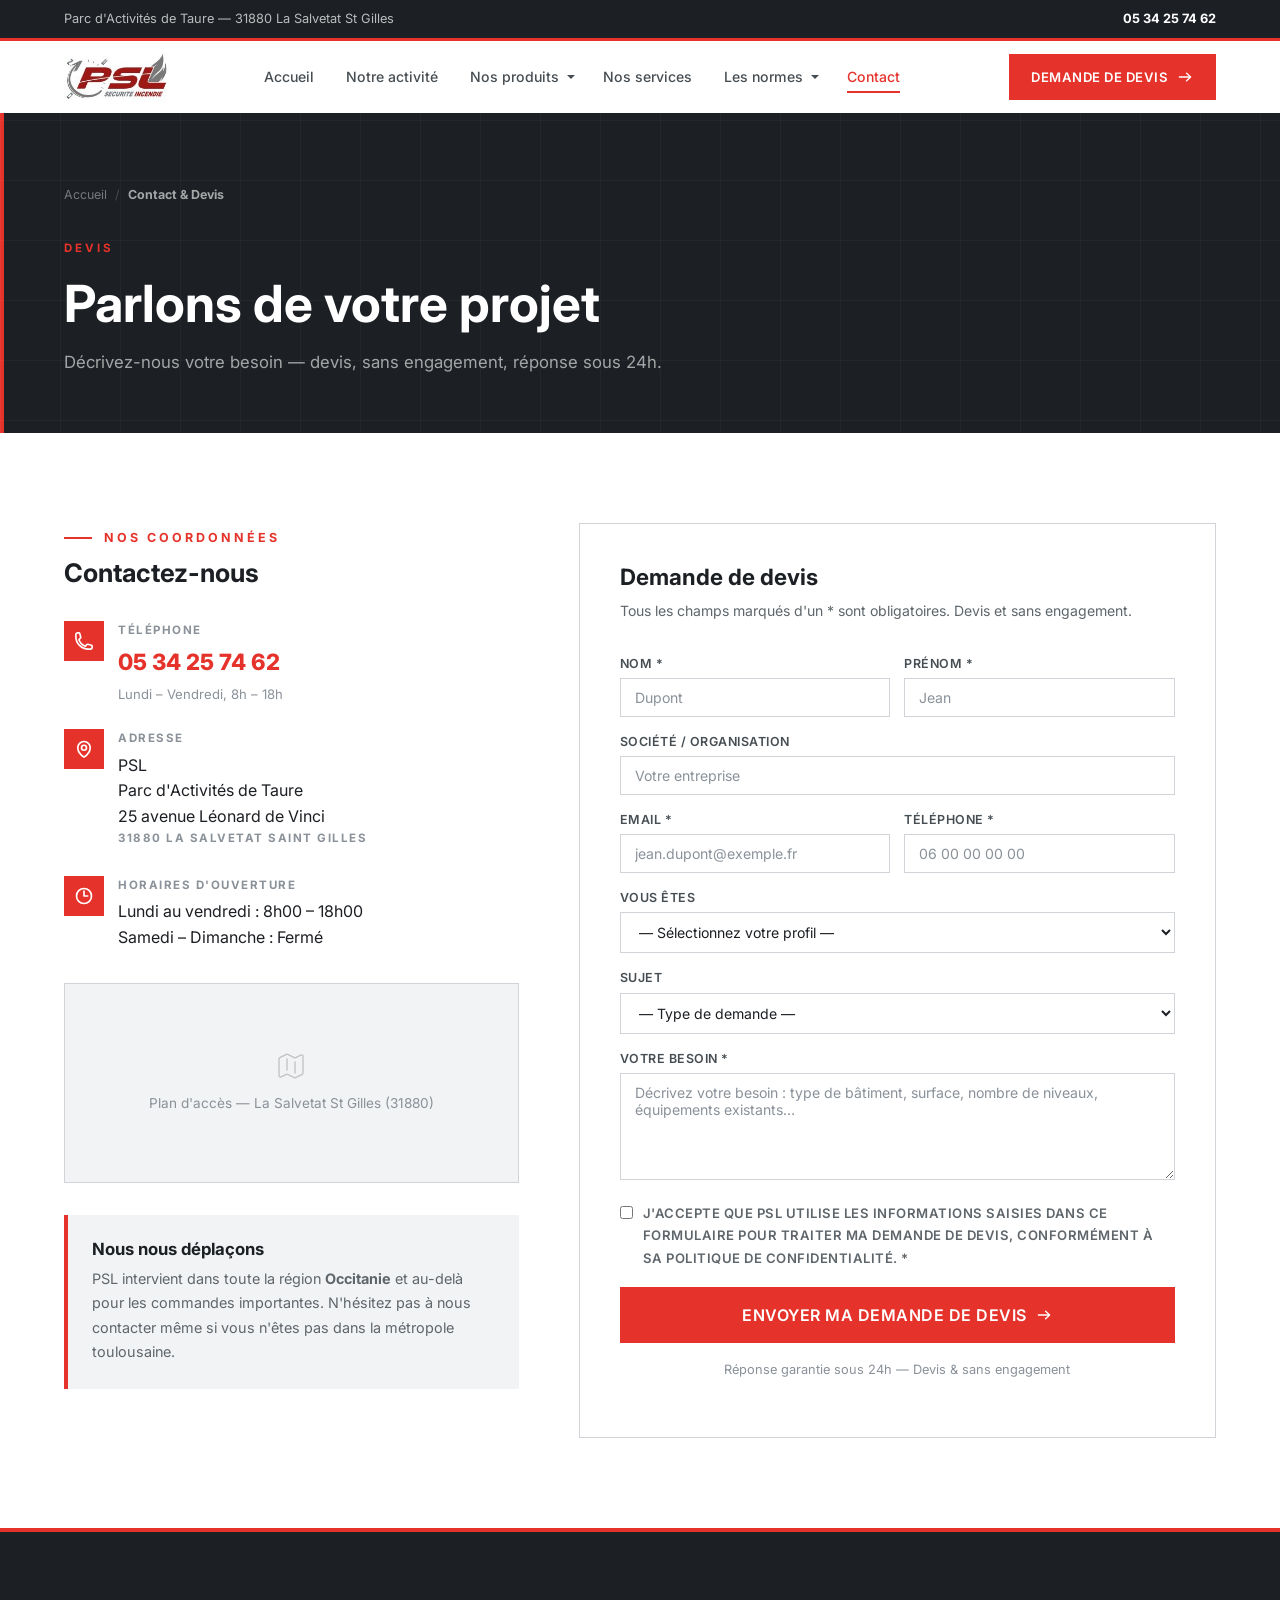
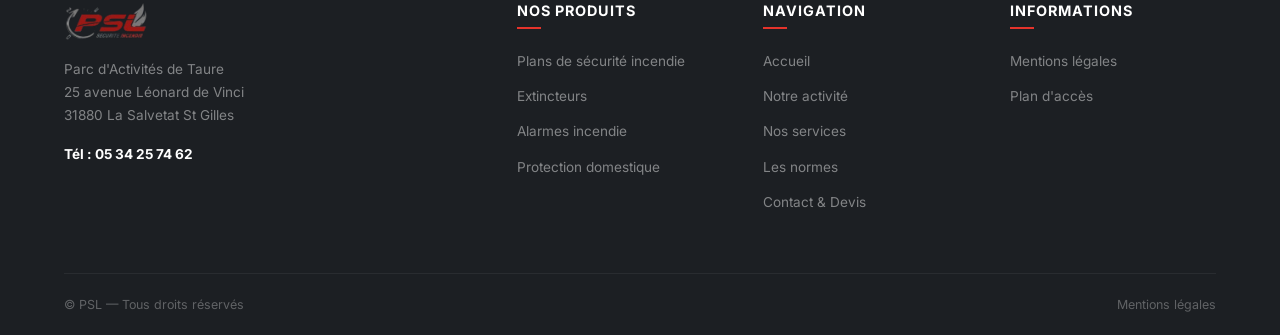
<file: contact.html>
﻿<!DOCTYPE html>
<html lang="fr">
<head>
  <meta charset="UTF-8">
  <meta name="viewport" content="width=device-width, initial-scale=1.0">
  <link rel="icon" type="image/x-icon" href="Image/favicon.ico">
  <title>Contact &amp; Devis | PSL Sécurité Incendie — La Salvetat St Gilles (31)</title>
  <meta name="description" content="Contactez PSL pour un devis en sécurité incendie : plans d'évacuation, extincteurs, maintenance, formation. Réponse sous 24h. 05 34 25 74 62.">
  <link rel="preconnect" href="https://fonts.googleapis.com">
  <link rel="preconnect" href="https://fonts.gstatic.com" crossorigin>
  <link href="https://fonts.googleapis.com/css2?family=Inter:wght@400;500;600;700;800;900&display=swap" rel="stylesheet">
  <link rel="stylesheet" href="css/style.css">
  <link rel="stylesheet" href="css/style-pages.css">
</head>
<body>

  <!-- ========== HEADER ========== -->
  <header class="header" id="header">
    <div class="header-top">
      <div class="container">
        <div class="header-top-left">
          <div class="header-top-item"><span>Parc d'Activités de Taure — 31880 La Salvetat St Gilles</span></div>
        </div>
        <div class="header-top-right">
          <a href="tel:0534257462" class="header-top-item" style="color:#fff;font-weight:700;"><span>05 34 25 74 62</span></a>
        </div>
      </div>
    </div>
    <nav class="nav-container">
      <a href="index-new.html" class="logo"><img src="logopsl - original - transparent.jpg" alt="PSL Sécurité Incendie"></a>
      <ul class="nav-menu" id="navMenu">
        <li class="nav-item"><a href="index-new.html" class="nav-link">Accueil</a></li>
        <li class="nav-item"><a href="notre-activite.html" class="nav-link">Notre activité</a></li>
        <li class="nav-item">
          <a href="nos-produits.html" class="nav-link has-dropdown">Nos produits</a>
          <div class="mega-menu">
            <a href="nos-produits.html#plans" class="mega-menu-item"><div class="mega-menu-text"><h4>Plans de sécurité incendie</h4><p>Évacuation, intervention, chambre</p></div></a>
            <a href="nos-produits.html#signaletique" class="mega-menu-item"><div class="mega-menu-text"><h4>Signalétique</h4><p>Consignes, pictos, panneaux</p></div></a>
            <a href="nos-produits.html#extincteurs" class="mega-menu-item"><div class="mega-menu-text"><h4>Extincteurs</h4><p>Eau, poudre, CO2</p></div></a>
            <a href="nos-produits.html#ria" class="mega-menu-item"><div class="mega-menu-text"><h4>RIA</h4><p>Robinets d'Incendie Armés</p></div></a>
            <a href="nos-produits.html#blocs" class="mega-menu-item"><div class="mega-menu-text"><h4>Blocs autonomes</h4><p>Standard, SATI, anti-panique</p></div></a>
            <a href="nos-produits.html#alarmes" class="mega-menu-item"><div class="mega-menu-text"><h4>Alarmes incendie</h4><p>Type 4, déclencheurs, sirènes</p></div></a>
            <a href="nos-produits.html#accessoires" class="mega-menu-item"><div class="mega-menu-text"><h4>Accessoires</h4><p>Colonnes sèches, registres, bacs</p></div></a>
            <a href="nos-produits.html#securite-personnes" class="mega-menu-item"><div class="mega-menu-text"><h4>Sécurité des personnes</h4><p>EPI, trousses, défibrillateur</p></div></a>
            <a href="nos-produits.html#protection-domestique" class="mega-menu-item"><div class="mega-menu-text"><h4>Protection domestique</h4><p>Détecteurs, extincteurs, couvertures</p></div></a>
            <a href="extincteurs-sans-fluor.html" class="mega-menu-item"><div class="mega-menu-text"><h4>Transition PFAS</h4><p>Extincteurs sans fluor et conformité 2030</p></div></a>
          </div>
        </li>
        <li class="nav-item"><a href="nos-services.html" class="nav-link">Nos services</a></li>
        <li class="nav-item">
          <a href="les-normes.html" class="nav-link has-dropdown">Les normes</a>
          <div class="dropdown-menu">
            <a href="les-normes.html#societe" class="dropdown-link">Une société</a>
            <a href="les-normes.html#collectivite" class="dropdown-link">Une collectivité</a>
            <a href="les-normes.html#syndic" class="dropdown-link">Un syndic</a>
            <a href="les-normes.html#commercant" class="dropdown-link">Un commerçant</a>
            <a href="les-normes.html#batiment" class="dropdown-link">Une entreprise du bâtiment</a>
            <a href="les-normes.html#particulier" class="dropdown-link">Un particulier</a>
          </div>
        </li>
        <li class="nav-item"><a href="contact.html" class="nav-link active">Contact</a></li>
      </ul>
      <a href="contact.html" class="btn btn-primary btn-sm nav-cta">Demande de devis
        <svg class="btn-icon" viewBox="0 0 20 20" fill="currentColor"><path fill-rule="evenodd" d="M3 10a.75.75 0 01.75-.75h10.638L11.23 6.29a.75.75 0 111.04-1.08l4.5 4.25a.75.75 0 010 1.08l-4.5 4.25a.75.75 0 11-1.04-1.08l3.158-2.96H3.75A.75.75 0 013 10z" clip-rule="evenodd"/></svg>
      </a>
      <button class="mobile-toggle" id="mobileToggle" aria-label="Menu"><span></span><span></span><span></span></button>
    </nav>
  </header>


  <!-- ========== PAGE HERO ========== -->
  <section class="page-hero">
    <div class="page-hero-bg"></div>
    <div class="container">
      <nav class="page-breadcrumb">
        <a href="index-new.html">Accueil</a>
        <span>/</span>
        <strong>Contact &amp; Devis</strong>
      </nav>
      <span class="page-hero-eyebrow">Devis</span>
      <h1>Parlons de votre projet</h1>
      <p>Décrivez-nous votre besoin — devis, sans engagement, réponse sous 24h.</p>
    </div>
  </section>


  <!-- ========== CONTACT ========== -->
  <section class="section">
    <div class="container">
      <div class="contact-grid">

        <!-- Informations de contact -->
        <div>
          <span class="section-label">Nos coordonnées</span>
          <h2 class="section-title" style="font-size:1.6rem;margin-bottom:32px;">Contactez-nous</h2>

          <div class="contact-info-block">

            <div class="contact-info-item">
              <div class="contact-info-icon">
                <svg width="20" height="20" fill="none" viewBox="0 0 24 24" stroke="currentColor" stroke-width="2"><path stroke-linecap="round" stroke-linejoin="round" d="M2.25 6.75c0 8.284 6.716 15 15 15h2.25a2.25 2.25 0 002.25-2.25v-1.372c0-.516-.351-.966-.852-1.091l-4.423-1.106c-.44-.11-.902.055-1.173.417l-.97 1.293c-.282.376-.769.542-1.21.38a12.035 12.035 0 01-7.143-7.143c-.162-.441.004-.928.38-1.21l1.293-.97c.363-.271.527-.734.417-1.173L6.963 3.102a1.125 1.125 0 00-1.091-.852H4.5A2.25 2.25 0 002.25 4.5v2.25z"/></svg>
              </div>
              <div class="contact-info-text">
                <strong>Téléphone</strong>
                <a href="tel:0534257462" style="font-size:1.4rem;font-weight:800;color:var(--red);">05 34 25 74 62</a>
                <p style="font-size:0.82rem;color:var(--gray-mid);margin-top:4px;">Lundi – Vendredi, 8h – 18h</p>
              </div>
            </div>

            <div class="contact-info-item">
              <div class="contact-info-icon">
                <svg width="20" height="20" fill="none" viewBox="0 0 24 24" stroke="currentColor" stroke-width="2"><path stroke-linecap="round" stroke-linejoin="round" d="M15 10.5a3 3 0 11-6 0 3 3 0 016 0z"/><path stroke-linecap="round" stroke-linejoin="round" d="M19.5 10.5c0 7.142-7.5 11.25-7.5 11.25S4.5 17.642 4.5 10.5a7.5 7.5 0 1115 0z"/></svg>
              </div>
              <div class="contact-info-text">
                <strong>Adresse</strong>
                <p>PSL<br>Parc d'Activités de Taure<br>25 avenue Léonard de Vinci<br><strong>31880 La Salvetat Saint Gilles</strong></p>
              </div>
            </div>

            <div class="contact-info-item">
              <div class="contact-info-icon">
                <svg width="20" height="20" fill="none" viewBox="0 0 24 24" stroke="currentColor" stroke-width="2"><path stroke-linecap="round" stroke-linejoin="round" d="M12 6v6h4.5m4.5 0a9 9 0 11-18 0 9 9 0 0118 0z"/></svg>
              </div>
              <div class="contact-info-text">
                <strong>Horaires d'ouverture</strong>
                <p>Lundi au vendredi : 8h00 – 18h00<br>Samedi – Dimanche : Fermé</p>
              </div>
            </div>

          </div>

          <!-- Map placeholder -->
          <div class="map-placeholder" style="margin-top:32px;">
            <div style="text-align:center;">
              <svg width="32" height="32" fill="none" viewBox="0 0 24 24" stroke="rgba(0,0,0,0.2)" stroke-width="1" style="display:block;margin:0 auto 10px;"><path stroke-linecap="round" stroke-linejoin="round" d="M9 6.75V15m6-6v8.25m.503 3.498l4.875-2.437c.381-.19.622-.58.622-1.006V4.82c0-.836-.88-1.38-1.628-1.006l-3.869 1.934c-.317.159-.69.159-1.006 0L9.503 3.252a1.125 1.125 0 00-1.006 0L3.622 5.689C3.24 5.88 3 6.27 3 6.695V19.18c0 .836.88 1.38 1.628 1.006l3.869-1.934c.317-.159.69-.159 1.006 0l4.994 2.497c.317.158.69.158 1.006 0z"/></svg>
              Plan d'accès — La Salvetat St Gilles (31880)
            </div>
          </div>

          <!-- Déplacement -->
          <div style="margin-top:32px;padding:24px;background:var(--gray-bg);border-left:4px solid var(--red);">
            <h4 style="margin-bottom:8px;">Nous nous déplaçons</h4>
            <p style="margin:0;font-size:0.9rem;">PSL intervient dans toute la région <strong>Occitanie</strong> et au-delà pour les commandes importantes. N'hésitez pas à nous contacter même si vous n'êtes pas dans la métropole toulousaine.</p>
          </div>
        </div>

        <!-- Formulaire de devis -->
        <div>
          <div style="background:var(--white);border:1px solid var(--gray-light);padding:40px;">
            <h2 style="font-size:1.4rem;margin-bottom:8px;">Demande de devis</h2>
            <p style="font-size:0.88rem;color:var(--gray);margin-bottom:30px;">Tous les champs marqués d'un * sont obligatoires. Devis et sans engagement.</p>

            <form action="#" method="post" id="devisForm" class="form-light">
              <div class="form-row">
                <div class="form-group">
                  <label for="nom">Nom *</label>
                  <input type="text" id="nom" name="nom" required placeholder="Dupont">
                </div>
                <div class="form-group">
                  <label for="prenom">Prénom *</label>
                  <input type="text" id="prenom" name="prenom" required placeholder="Jean">
                </div>
              </div>

              <div class="form-group">
                <label for="societe">Société / Organisation</label>
                <input type="text" id="societe" name="societe" placeholder="Votre entreprise">
              </div>

              <div class="form-row">
                <div class="form-group">
                  <label for="email">Email *</label>
                  <input type="email" id="email" name="email" required placeholder="jean.dupont@exemple.fr">
                </div>
                <div class="form-group">
                  <label for="telephone">Téléphone *</label>
                  <input type="tel" id="telephone" name="telephone" required placeholder="06 00 00 00 00">
                </div>
              </div>

              <div class="form-group">
                <label for="profil">Vous êtes</label>
                <select id="profil" name="profil">
                  <option value="">— Sélectionnez votre profil —</option>
                  <option value="societe">Une société</option>
                  <option value="collectivite">Une collectivité</option>
                  <option value="syndic">Un syndic</option>
                  <option value="commercant">Un commerçant / ERP</option>
                  <option value="batiment">Une entreprise du bâtiment</option>
                  <option value="particulier">Un particulier</option>
                </select>
              </div>

              <div class="form-group">
                <label for="sujet">Sujet</label>
                <select id="sujet" name="sujet">
                  <option value="">— Type de demande —</option>
                  <option value="plans">Plans de sécurité incendie</option>
                  <option value="extincteurs">Extincteurs</option>
                  <option value="signaletique">Signalétique</option>
                  <option value="maintenance">Maintenance annuelle</option>
                  <option value="formation">Formation incendie</option>
                  <option value="installation">Installation</option>
                  <option value="ensemble">Ensemble complet</option>
                  <option value="autre">Autre</option>
                </select>
              </div>

              <div class="form-group">
                <label for="message">Votre besoin *</label>
                <textarea id="message" name="message" rows="5" required placeholder="Décrivez votre besoin : type de bâtiment, surface, nombre de niveaux, équipements existants…"></textarea>
              </div>

              <div class="form-group" style="display:flex;align-items:flex-start;gap:10px;">
                <input type="checkbox" id="rgpd" name="rgpd" required style="margin-top:4px;flex-shrink:0;">
                <label for="rgpd" style="font-size:0.82rem;color:var(--gray);cursor:pointer;">J'accepte que PSL utilise les informations saisies dans ce formulaire pour traiter ma demande de devis, conformément à sa politique de confidentialité. *</label>
              </div>

              <button type="submit" class="btn btn-primary" style="width:100%;justify-content:center;padding:16px 28px;font-size:1rem;">
                Envoyer ma demande de devis
                <svg class="btn-icon" viewBox="0 0 20 20" fill="currentColor"><path fill-rule="evenodd" d="M3 10a.75.75 0 01.75-.75h10.638L11.23 6.29a.75.75 0 111.04-1.08l4.5 4.25a.75.75 0 010 1.08l-4.5 4.25a.75.75 0 11-1.04-1.08l3.158-2.96H3.75A.75.75 0 013 10z" clip-rule="evenodd"/></svg>
              </button>

              <p style="text-align:center;margin-top:16px;font-size:0.8rem;color:var(--gray-mid);">
                Réponse garantie sous 24h — Devis &amp; sans engagement
              </p>
            </form>
          </div>
        </div>

      </div>
    </div>
  </section>


  <!-- ========== FOOTER ========== -->
  <footer class="footer">
    <div class="container">
      <div class="footer-grid">
        <div class="footer-brand">
          <div class="footer-logo"><img src="Image/LOGOTRANSPARENT.png" alt="PSL Sécurité Incendie"></div>
          <p>Parc d'Activités de Taure<br>25 avenue Léonard de Vinci<br>31880 La Salvetat St Gilles</p>
          <p style="margin-top:14px;"><strong style="color:var(--white);">Tél : 05 34 25 74 62</strong></p>
        </div>
        <div class="footer-col">
          <h4>Nos produits</h4>
          <ul class="footer-links">
            <li><a href="nos-produits.html#plans">Plans de sécurité incendie</a></li>
            <li><a href="nos-produits.html#extincteurs">Extincteurs</a></li>
            <li><a href="nos-produits.html#alarmes">Alarmes incendie</a></li>
            <li><a href="nos-produits.html#protection-domestique">Protection domestique</a></li>
          </ul>
        </div>
        <div class="footer-col">
          <h4>Navigation</h4>
          <ul class="footer-links">
            <li><a href="index-new.html">Accueil</a></li>
            <li><a href="notre-activite.html">Notre activité</a></li>
            <li><a href="nos-services.html">Nos services</a></li>
            <li><a href="les-normes.html">Les normes</a></li>
            <li><a href="contact.html">Contact &amp; Devis</a></li>
          </ul>
        </div>
        <div class="footer-col">
          <h4>Informations</h4>
          <ul class="footer-links">
            <li><a href="#">Mentions légales</a></li>
            <li><a href="#">Plan d'accès</a></li>
          </ul>
        </div>
      </div>
      <div class="footer-bottom">
        <div>© PSL — Tous droits réservés</div>
        <div class="footer-bottom-links"><a href="#">Mentions légales</a></div>
      </div>
    </div>
  </footer>

  <a href="#" class="back-to-top" id="backToTop" aria-label="Retour en haut">&uarr;</a>
  <script src="js/main.js"></script>
  <script>
    var devisForm = document.getElementById('devisForm');
    if (devisForm) {
      devisForm.addEventListener('submit', function(e) {
        e.preventDefault();
        var btn = devisForm.querySelector('button[type="submit"]');
        btn.textContent = 'Demande envoyée !';
        btn.style.background = '#2d8a4e';
        btn.style.borderColor = '#2d8a4e';
        btn.disabled = true;
        setTimeout(function() {
          devisForm.reset();
          btn.textContent = 'Envoyer ma demande de devis';
          btn.style.background = '';
          btn.style.borderColor = '';
          btn.disabled = false;
        }, 4000);
      });
    }
  </script>
  <script src="js/notes-widget.js"></script>
</body>
</html>
</file>
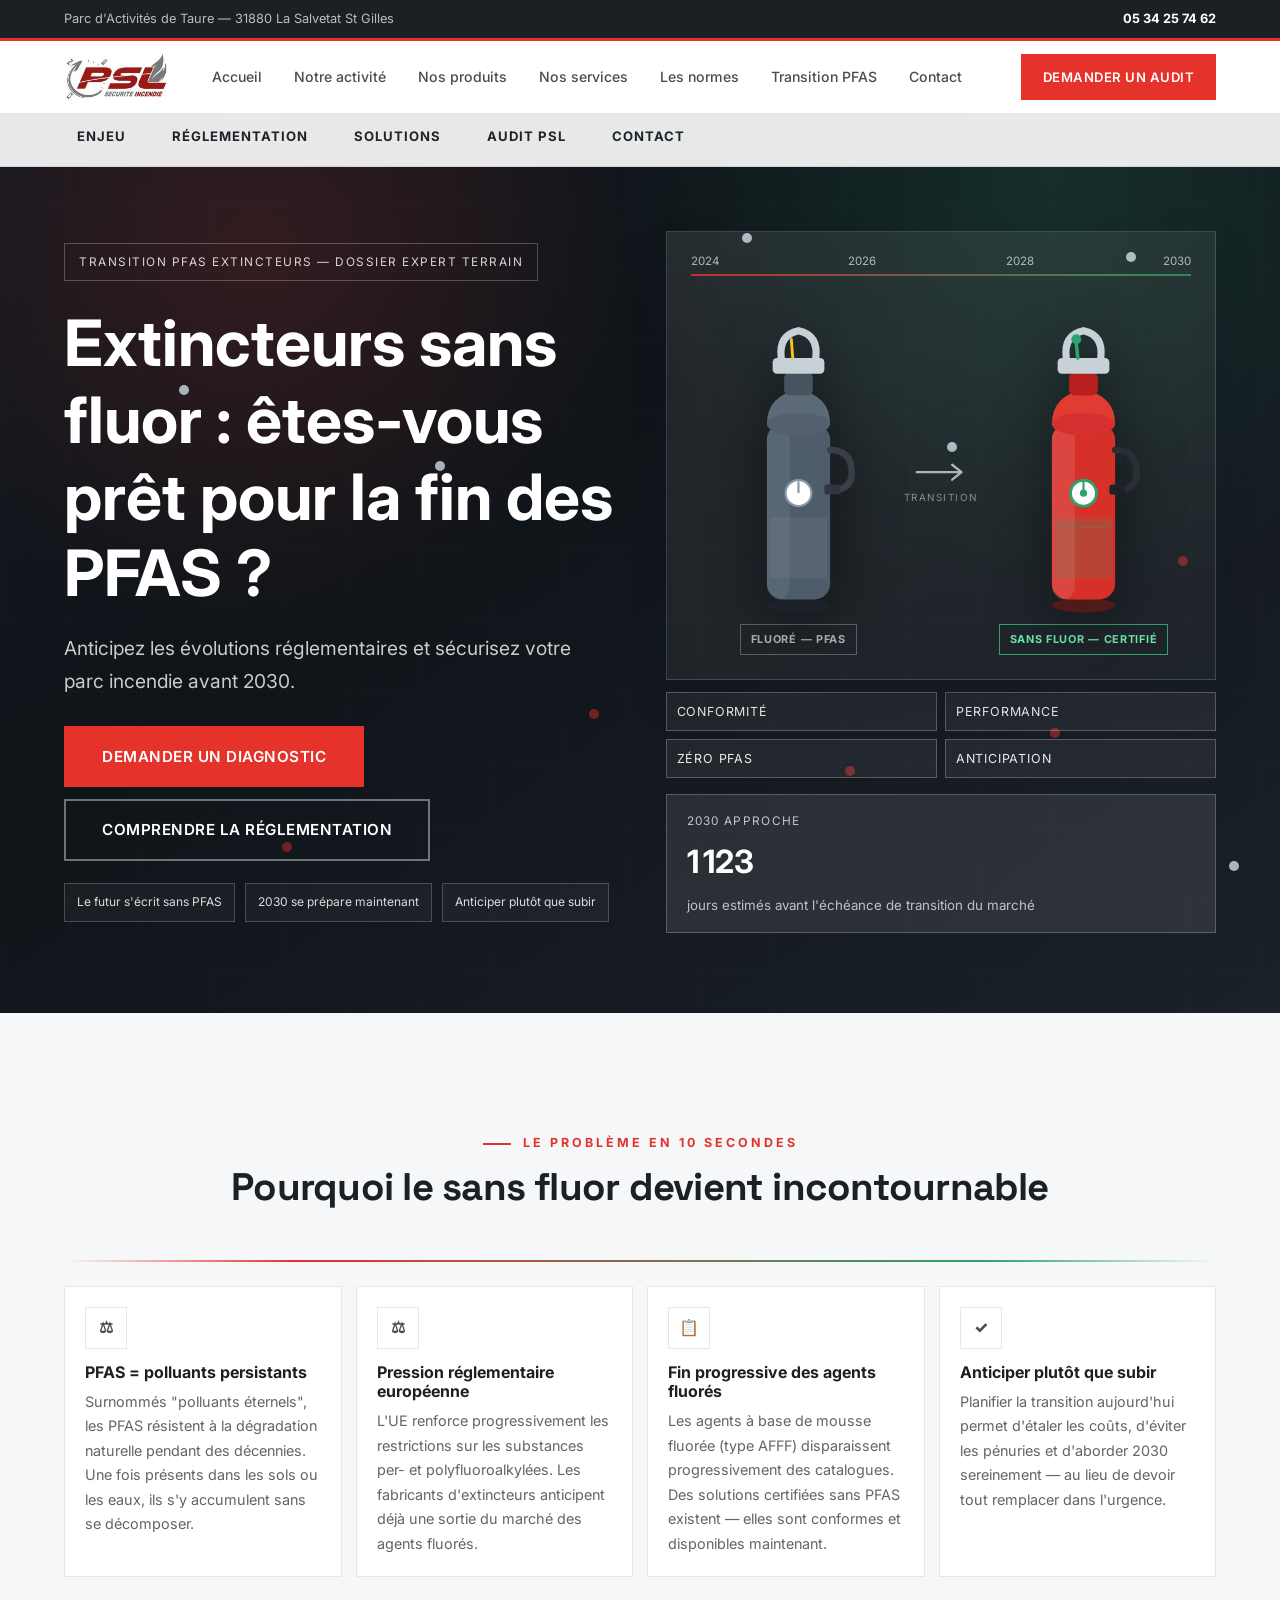
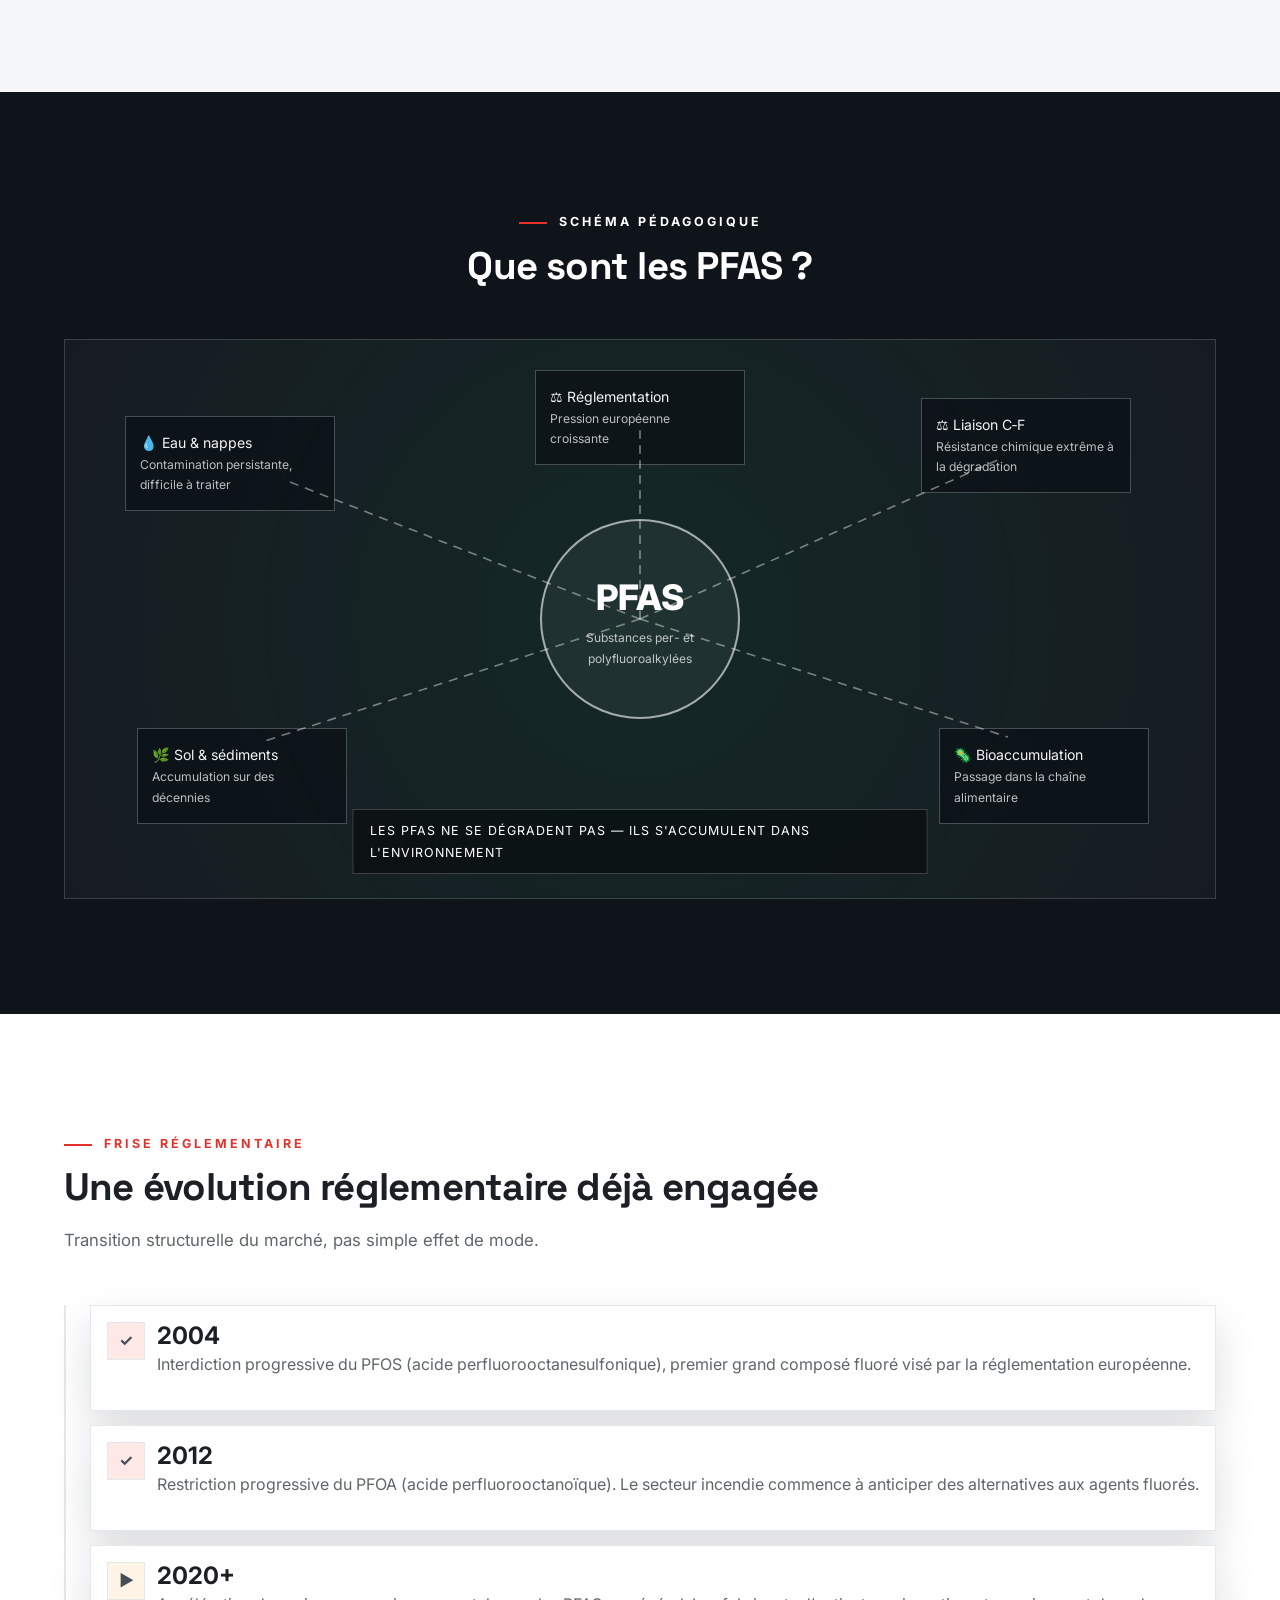
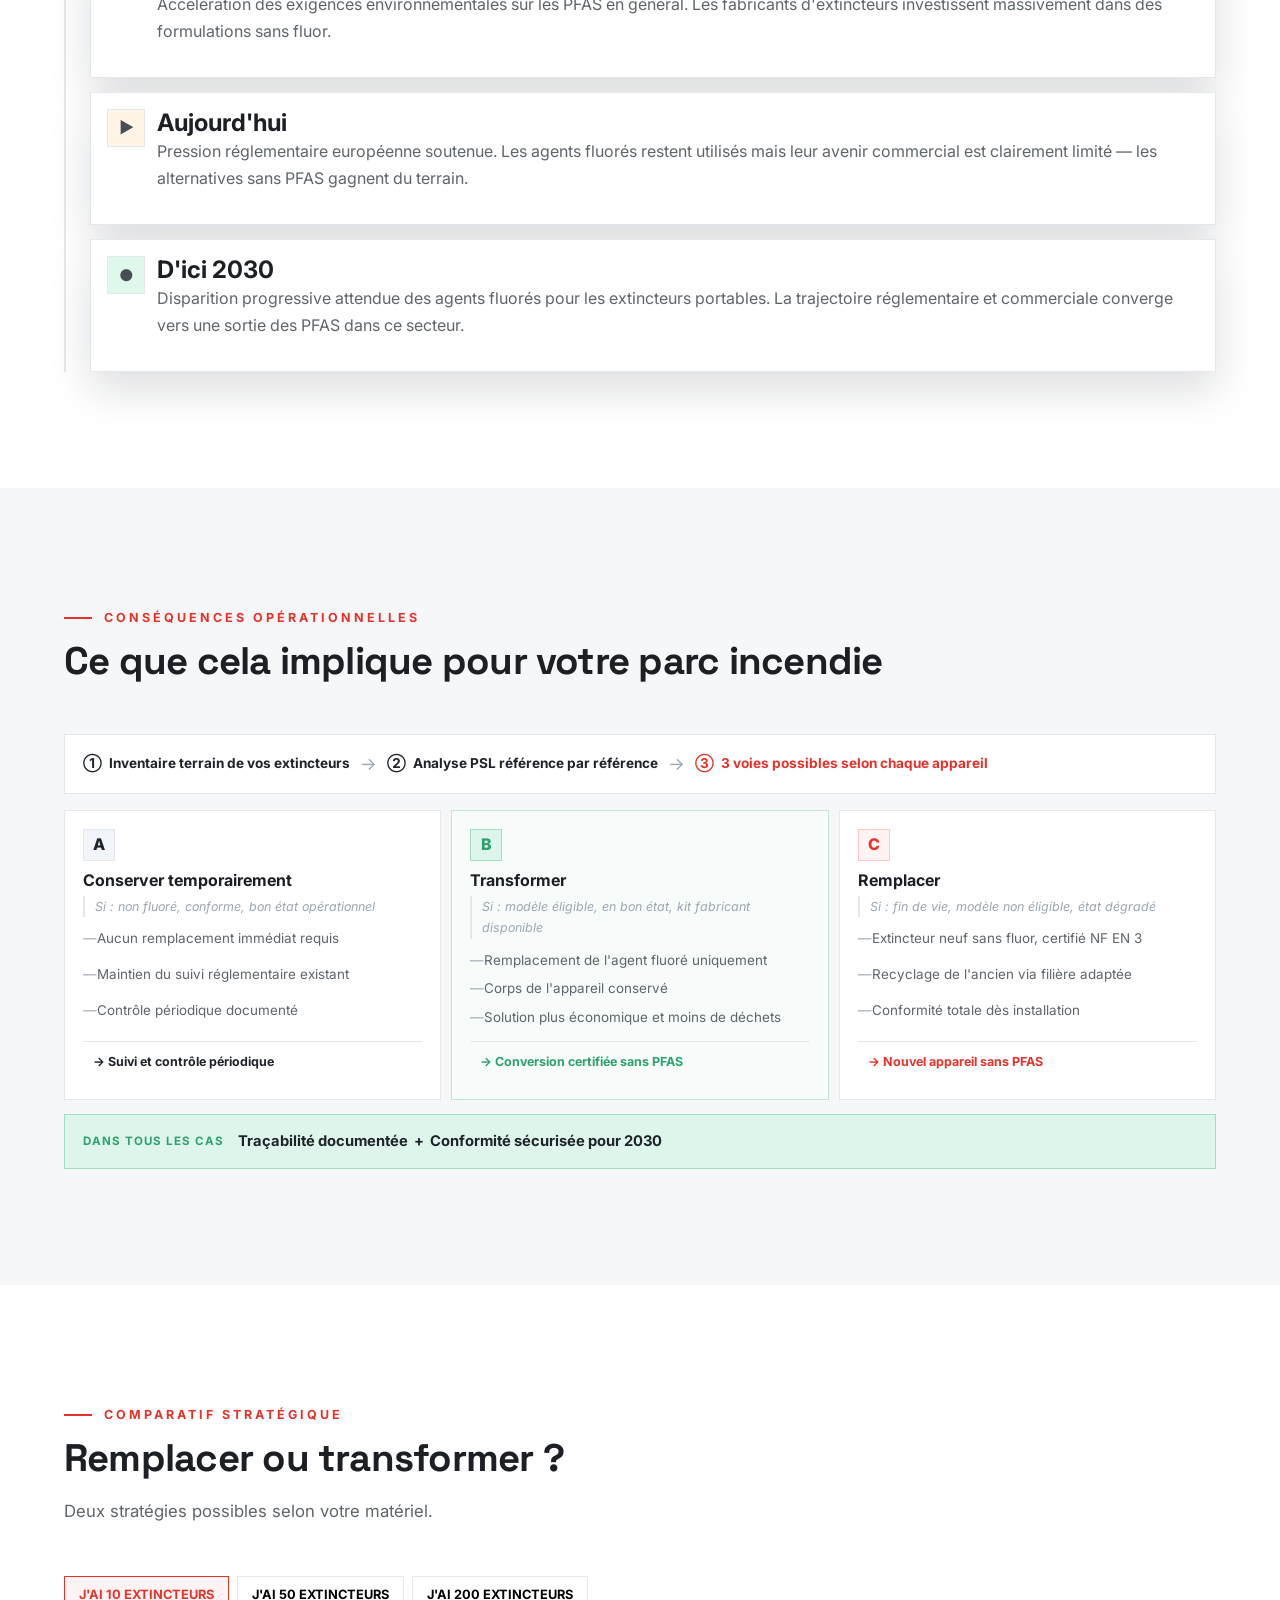
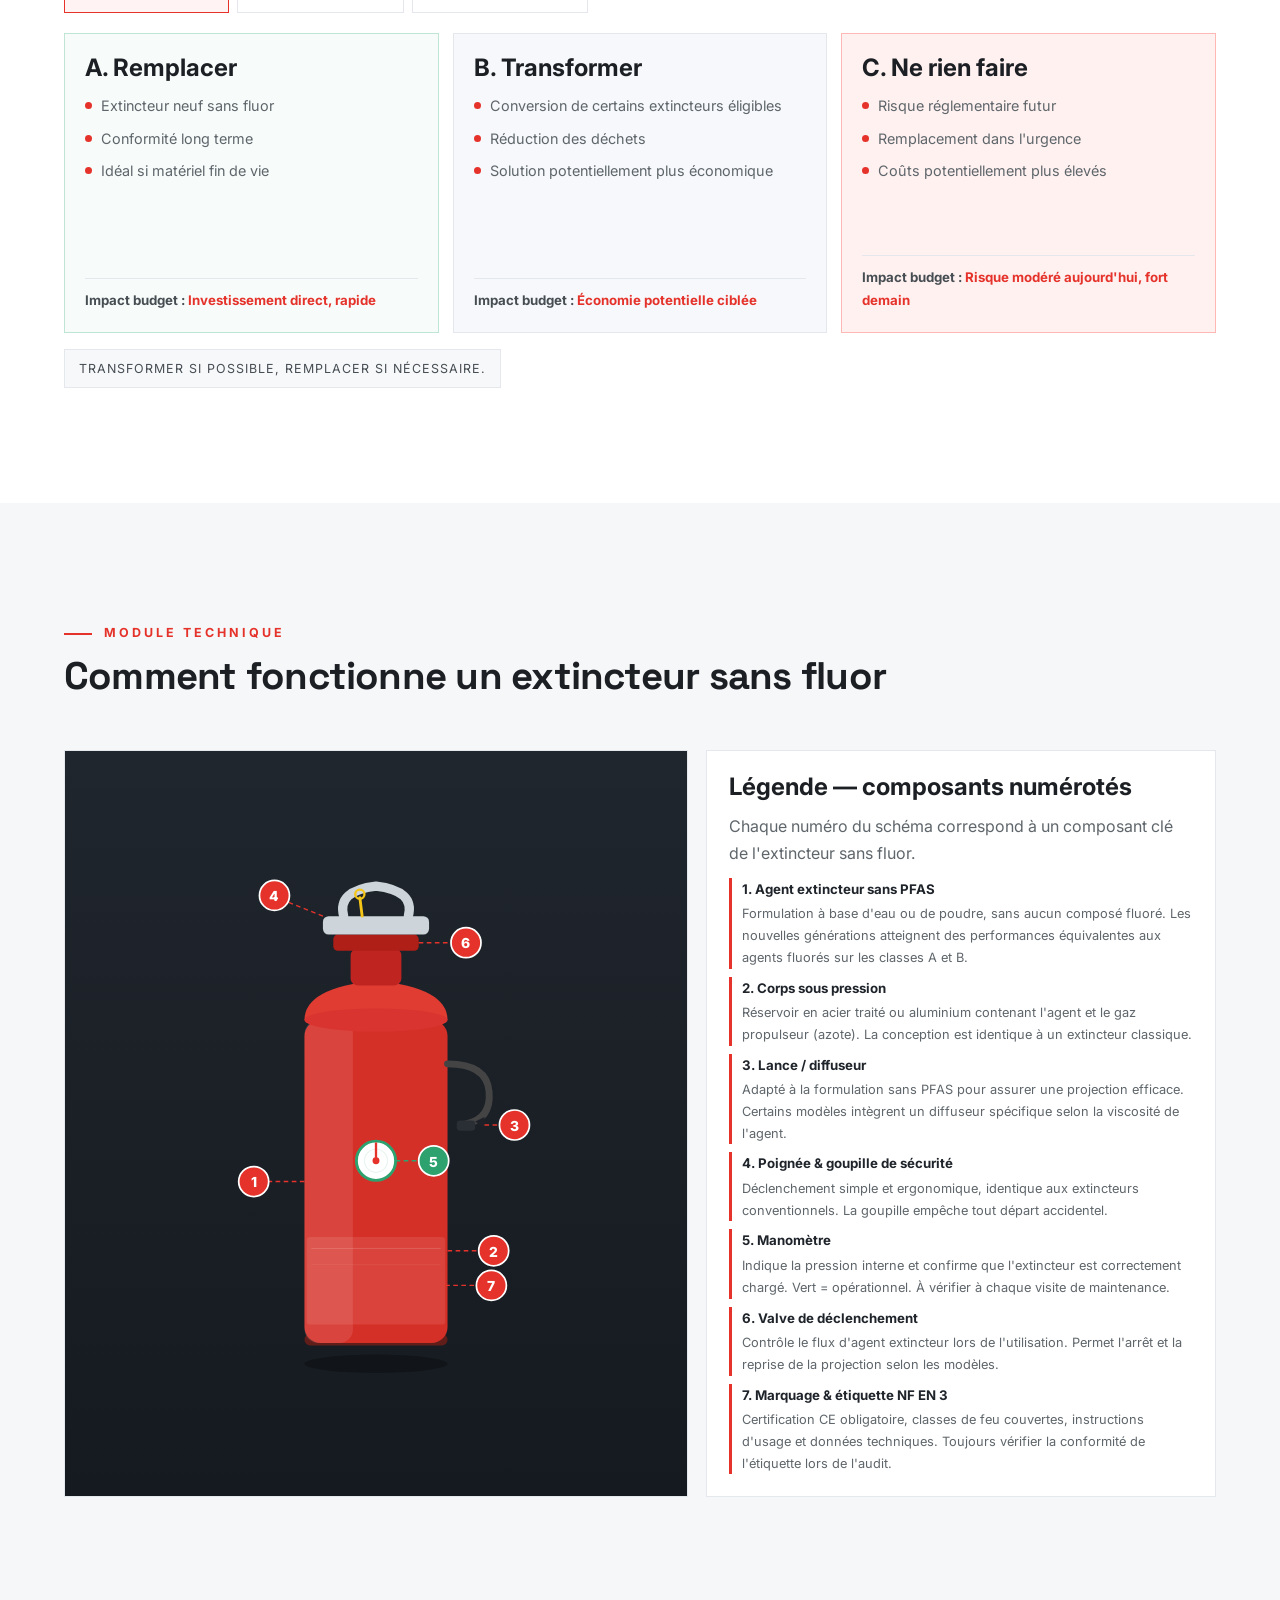
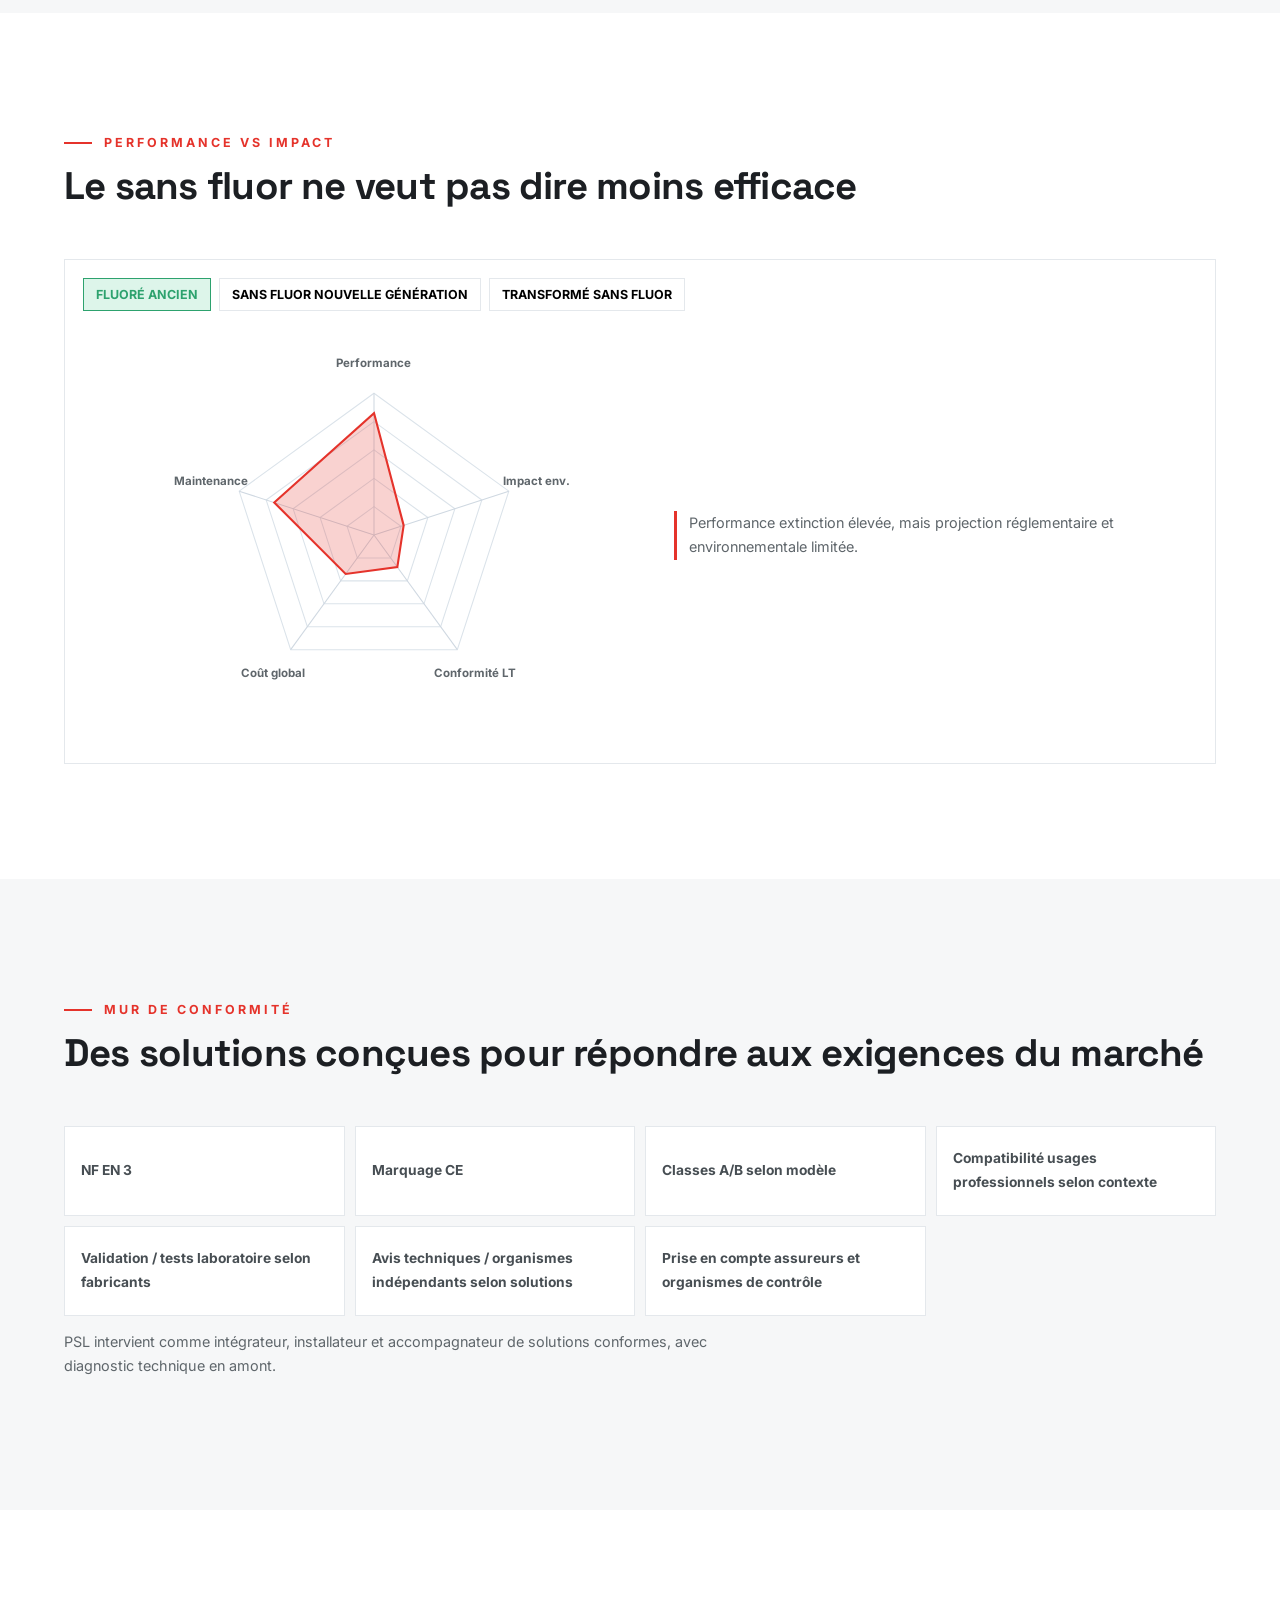
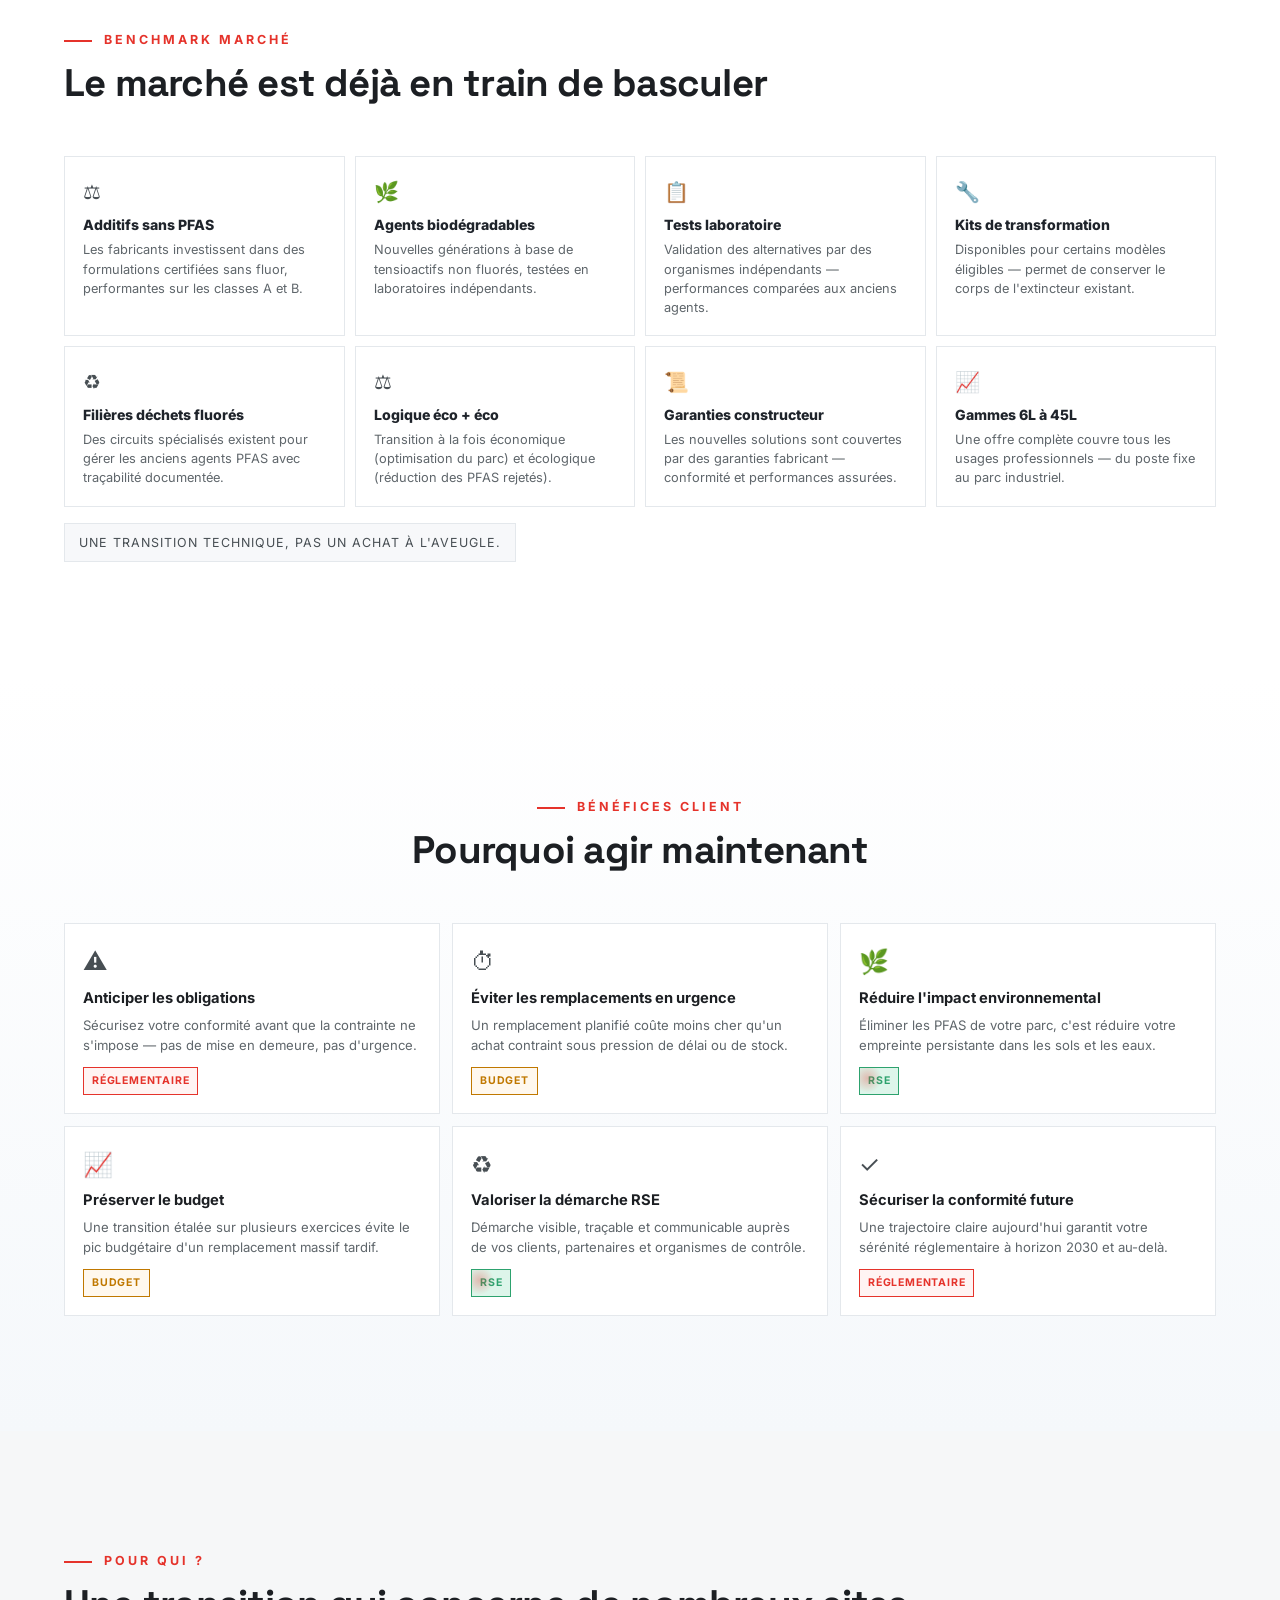
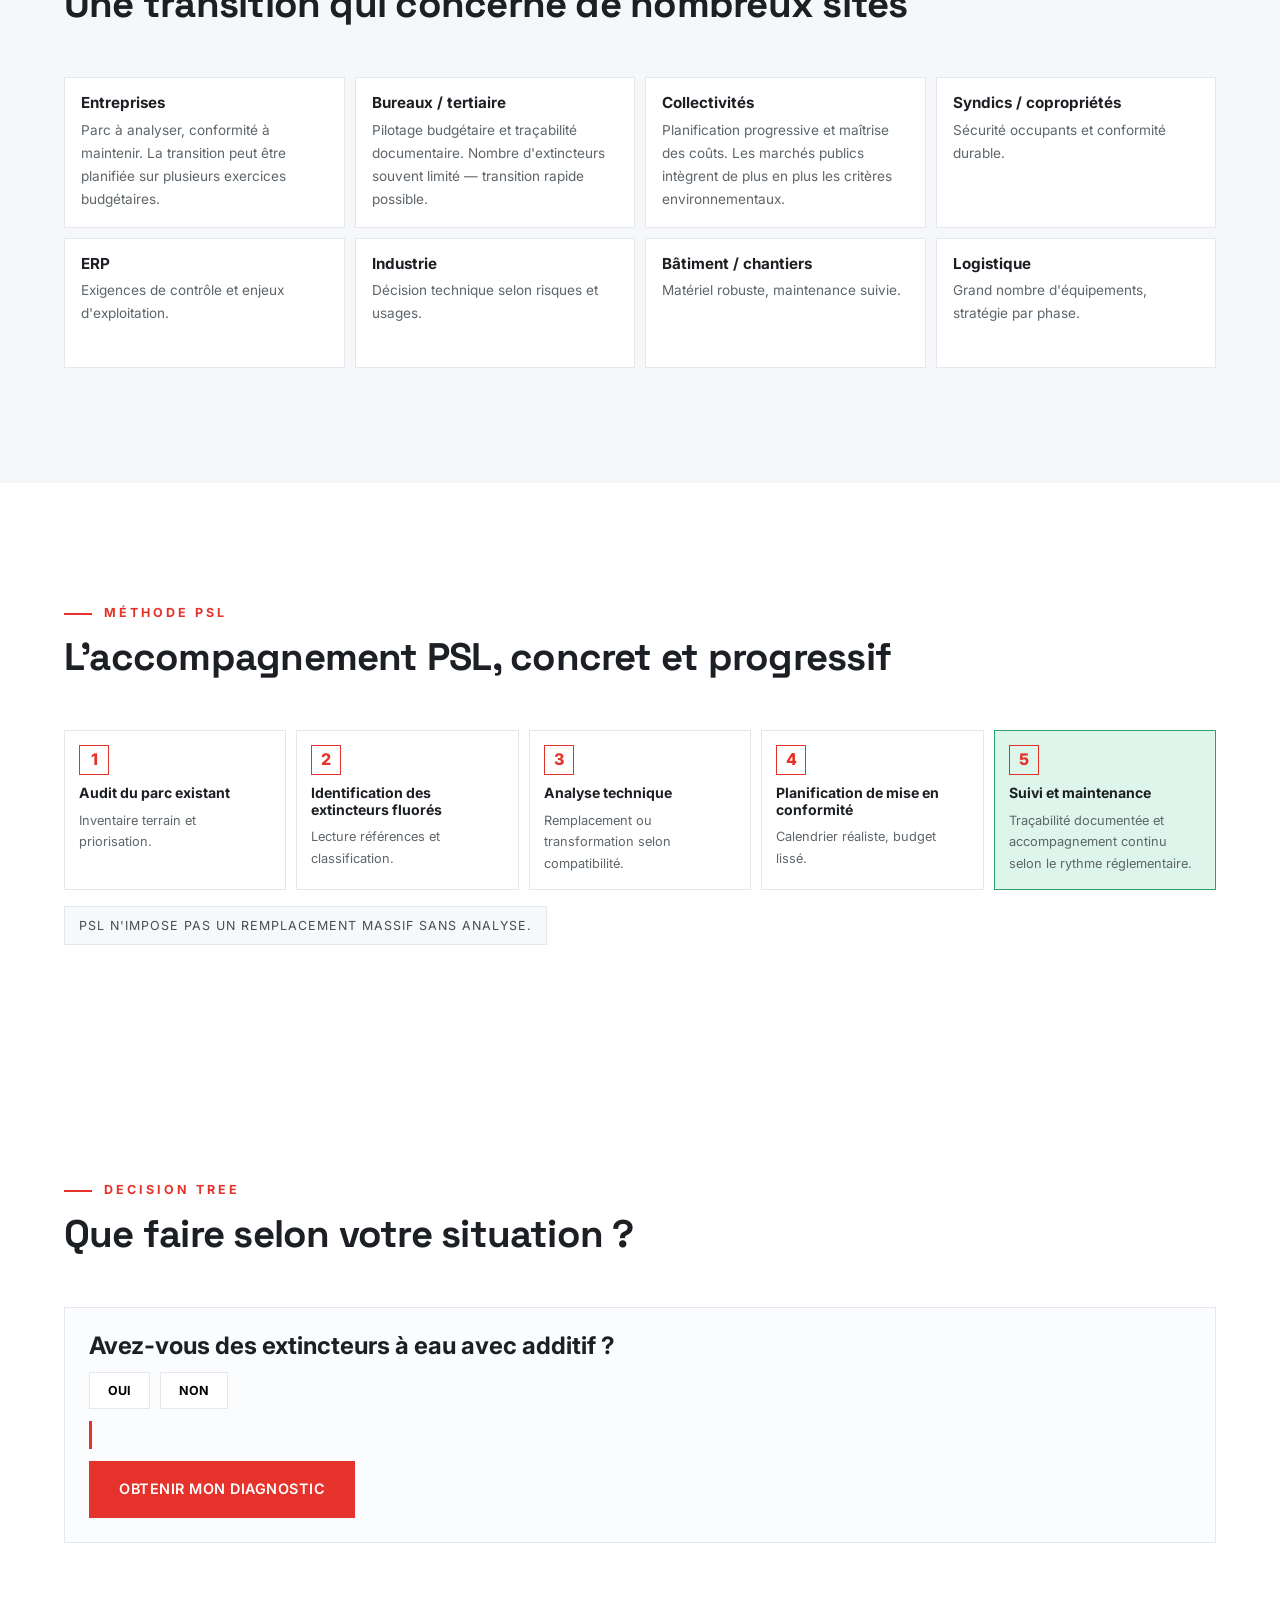
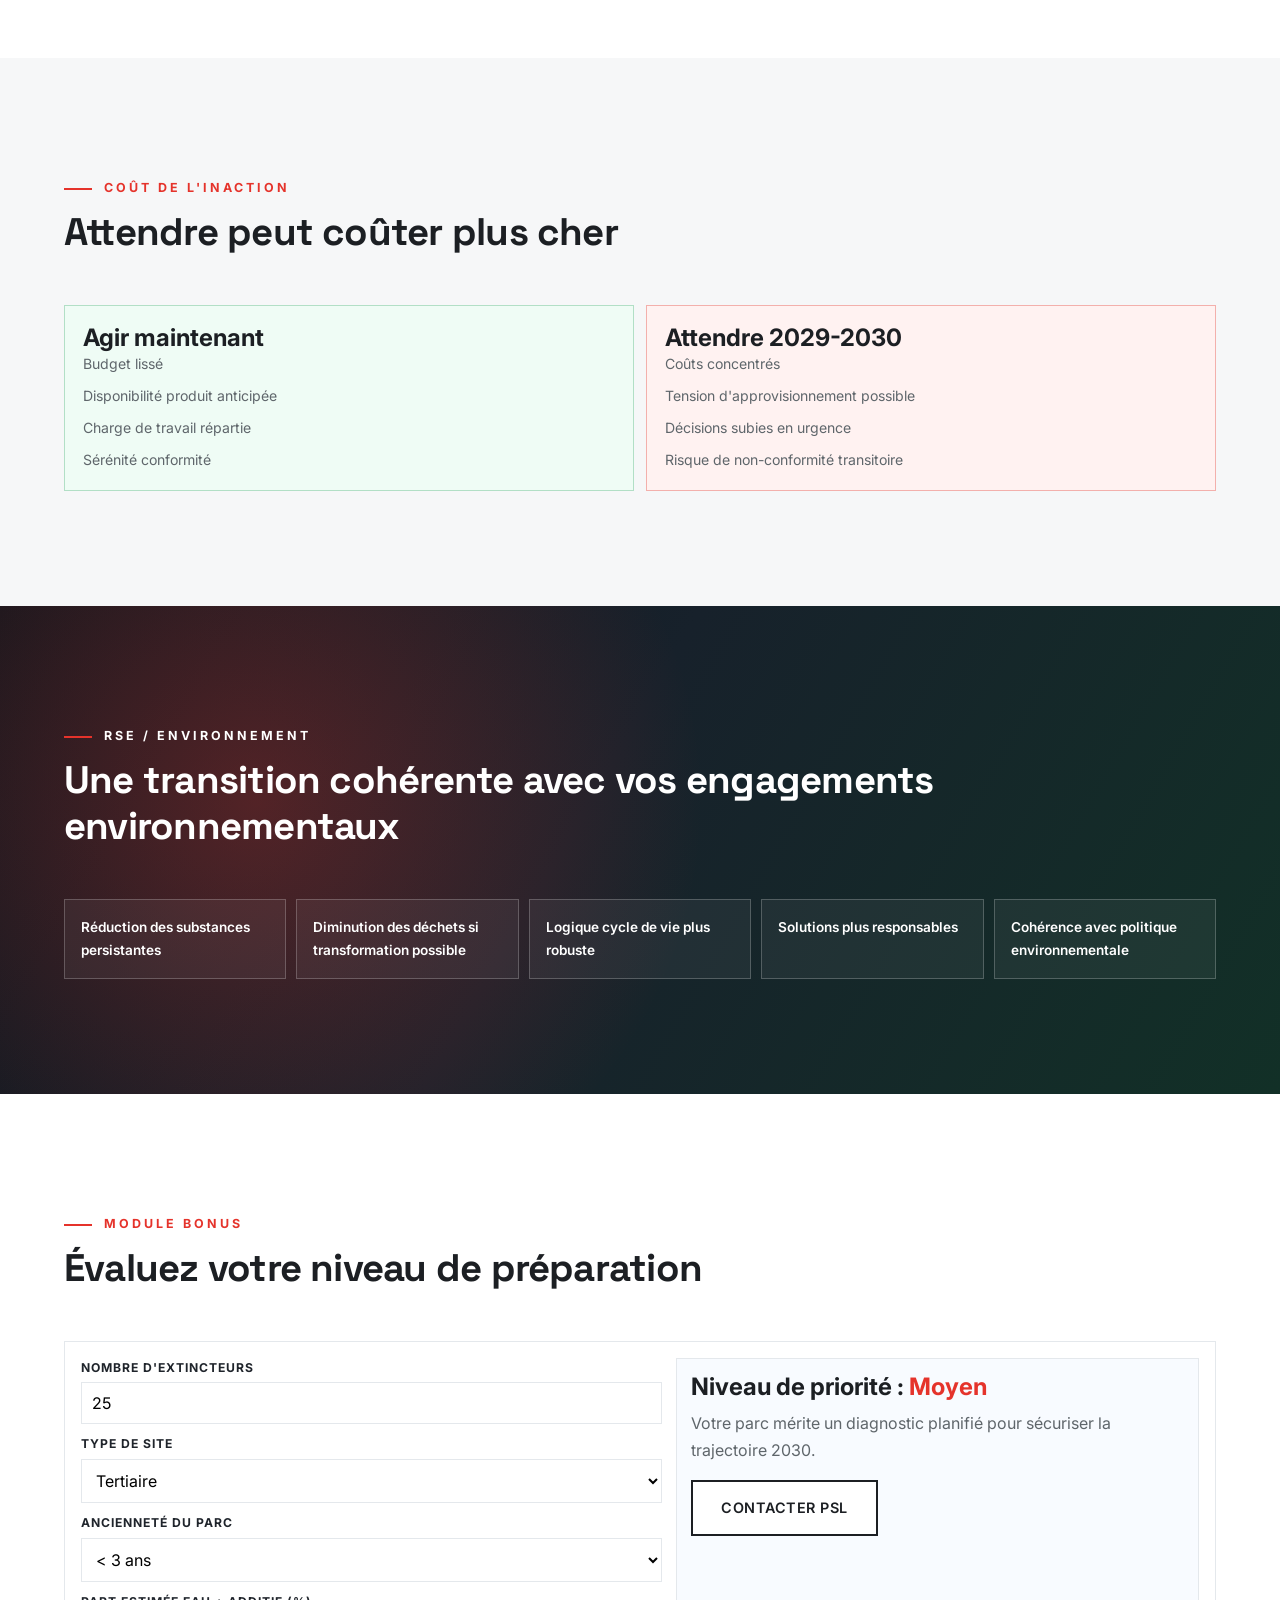
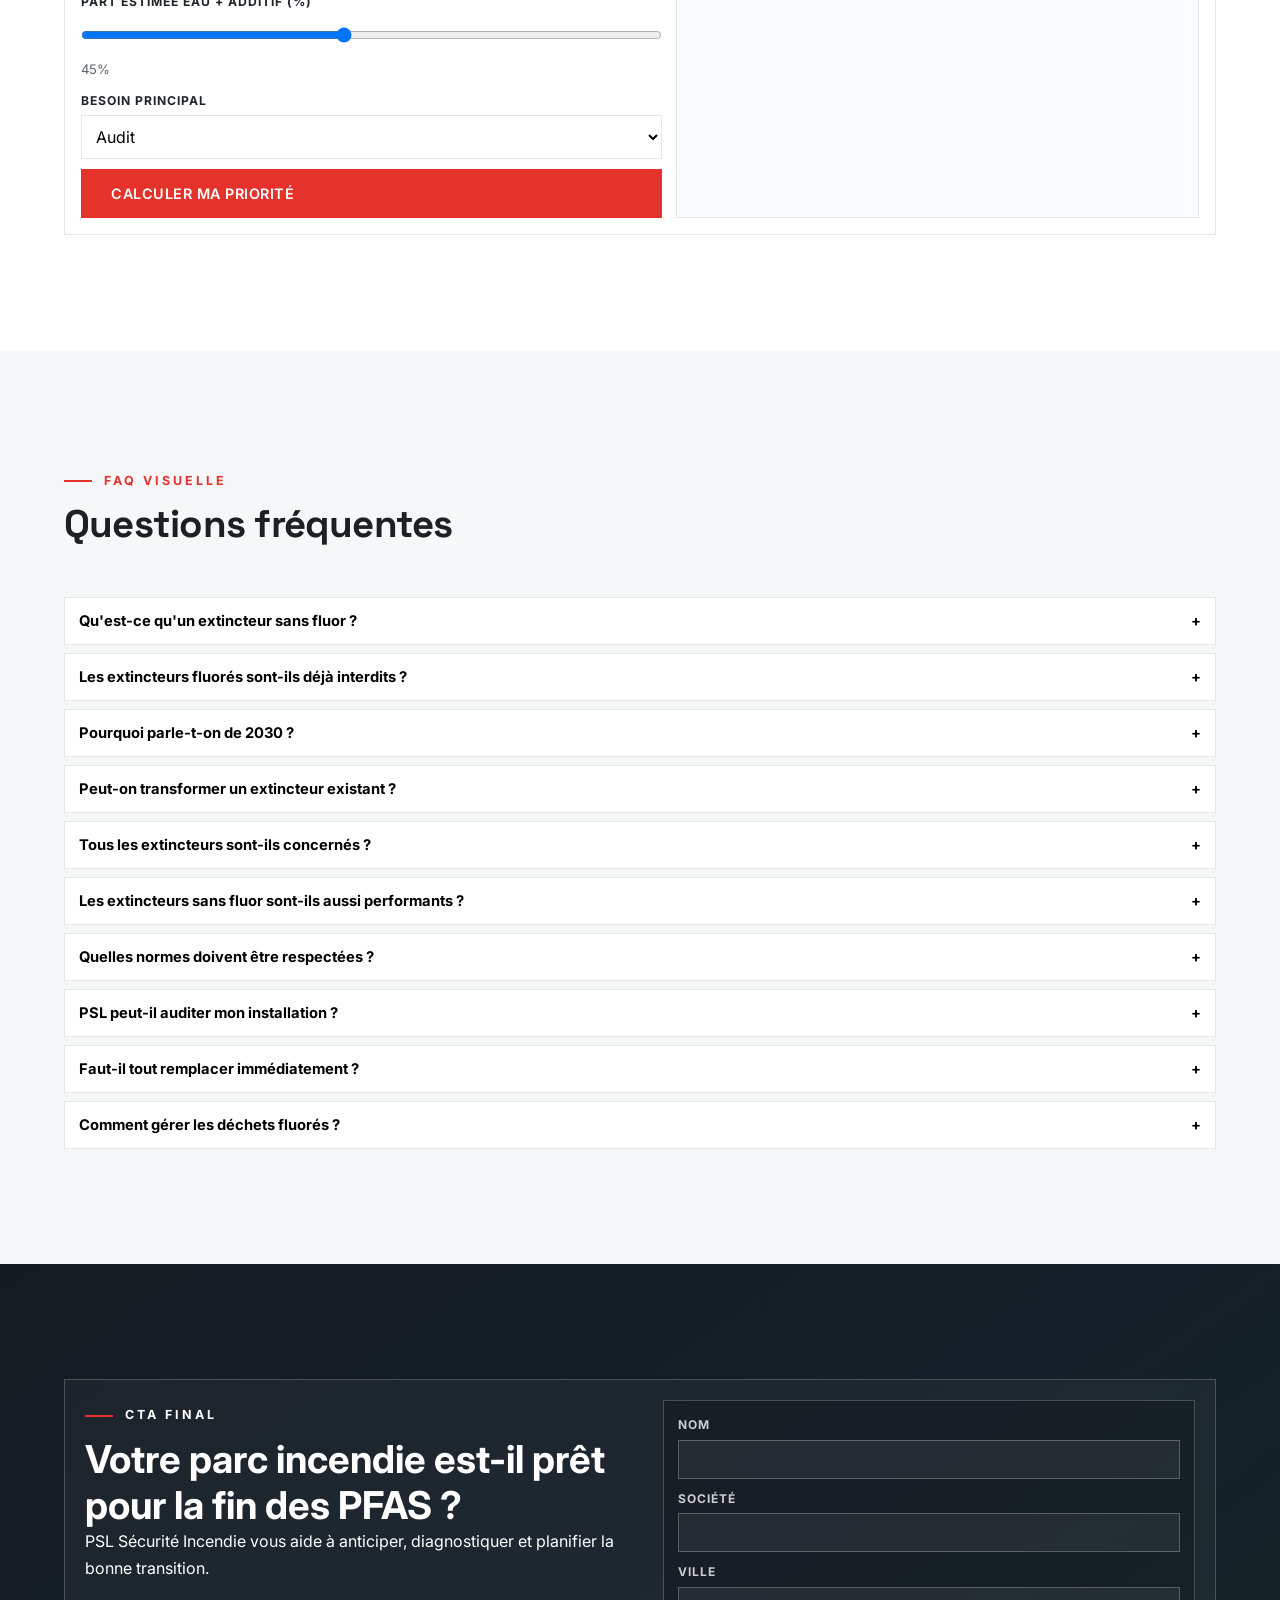
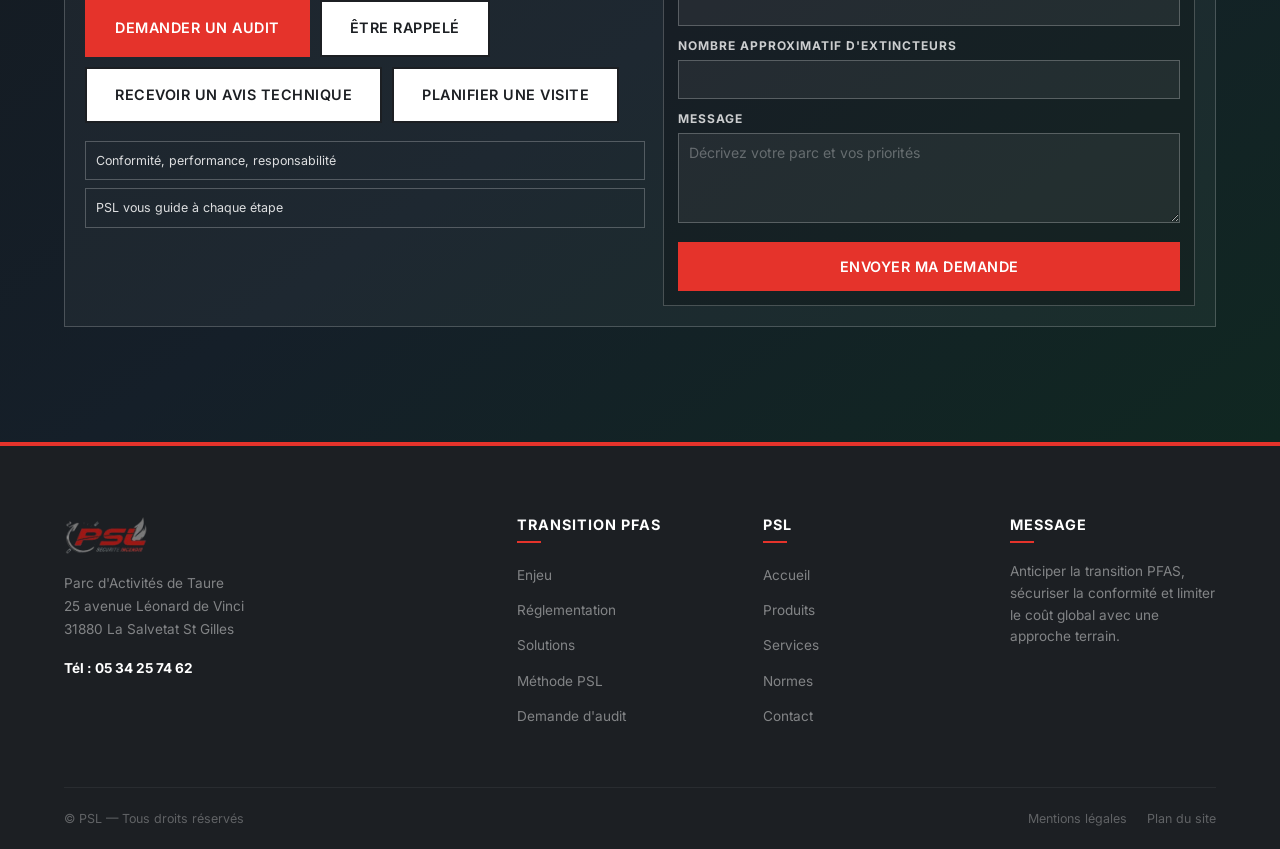
<file: extincteurs-sans-fluor.html>
﻿<!DOCTYPE html>
<html lang="fr">
<head>
  <meta charset="UTF-8">
  <meta name="viewport" content="width=device-width, initial-scale=1.0">
  <link rel="icon" type="image/x-icon" href="Image/favicon.ico">
  <title>Extincteurs sans fluor | Transition PFAS et conformité 2030 | PSL Sécurité Incendie</title>
  <meta name="description" content="Extincteurs sans fluor et transition PFAS : anticipez la réglementation extincteurs fluorés, sécurisez votre conformité 2030 et planifiez votre audit de parc extincteurs avec PSL Sécurité Incendie.">
  <meta name="keywords" content="extincteurs sans fluor, extincteur sans PFAS, réglementation extincteurs fluorés, transition PFAS extincteurs, mise en conformité extincteurs, extincteurs 2030, transformation extincteur sans fluor, audit parc extincteurs, sécurité incendie sans fluor">
  <meta name="robots" content="index,follow">

  <link rel="preconnect" href="https://fonts.googleapis.com">
  <link rel="preconnect" href="https://fonts.gstatic.com" crossorigin>
  <link href="https://fonts.googleapis.com/css2?family=Inter:wght@400;500;600;700;800;900&family=Space+Grotesk:wght@500;700&display=swap" rel="stylesheet">
  <link rel="stylesheet" href="css/style.css">
  <link rel="stylesheet" href="css/extincteurs-sans-fluor.css">
</head>
<body>

  <header class="header" id="header">
    <div class="header-top">
      <div class="container">
        <div class="header-top-left">
          <div class="header-top-item">
            <span>Parc d'Activités de Taure — 31880 La Salvetat St Gilles</span>
          </div>
        </div>
        <div class="header-top-right">
          <a href="tel:0534257462" class="header-top-item" style="color:#fff;font-weight:700;">
            <span>05 34 25 74 62</span>
          </a>
        </div>
      </div>
    </div>

    <nav class="nav-container">
      <a href="index-new.html" class="logo">
        <img src="logopsl - original - transparent.jpg" alt="PSL Sécurité Incendie">
      </a>

      <ul class="nav-menu" id="navMenu">
        <li class="nav-item"><a href="index-new.html" class="nav-link">Accueil</a></li>
        <li class="nav-item"><a href="notre-activite.html" class="nav-link">Notre activité</a></li>
        <li class="nav-item"><a href="nos-produits.html" class="nav-link">Nos produits</a></li>
        <li class="nav-item"><a href="nos-services.html" class="nav-link">Nos services</a></li>
        <li class="nav-item"><a href="les-normes.html" class="nav-link">Les normes</a></li>
        <li class="nav-item"><a href="extincteurs-sans-fluor.html" class="nav-link active">Transition PFAS</a></li>
        <li class="nav-item"><a href="contact.html" class="nav-link">Contact</a></li>
      </ul>

      <a href="#contact" class="btn btn-primary btn-sm nav-cta">Demander un audit</a>

      <button class="mobile-toggle" id="mobileToggle" aria-label="Menu">
        <span></span><span></span><span></span>
      </button>
    </nav>
  </header>

  <nav class="pfas-anchor-nav" aria-label="Navigation de la page">
    <div class="container">
      <a href="#enjeu">Enjeu</a>
      <a href="#reglementation">Réglementation</a>
      <a href="#solutions">Solutions</a>
      <a href="#audit-psl">Audit PSL</a>
      <a href="#contact">Contact</a>
    </div>
  </nav>

  <section class="pfas-hero" id="accueil">
    <div class="pfas-particles" aria-hidden="true">
      <span></span><span></span><span></span><span></span><span></span><span></span>
      <span></span><span></span><span></span><span></span><span></span><span></span>
    </div>

    <div class="hero-grid-overlay" aria-hidden="true"></div>

    <div class="container hero-layout">
      <div class="hero-copy reveal">
        <div class="hero-kicker">Transition PFAS extincteurs — Dossier expert terrain</div>
        <h1>Extincteurs sans fluor : êtes-vous prêt pour la fin des PFAS ?</h1>
        <p>Anticipez les évolutions réglementaires et sécurisez votre parc incendie avant 2030.</p>

        <div class="hero-ctas">
          <a href="#contact" class="btn btn-primary btn-lg">Demander un diagnostic</a>
          <a href="#reglementation" class="btn btn-outline-white btn-lg">Comprendre la réglementation</a>
        </div>

        <div class="hero-chips" aria-label="Messages clés">
          <span>Le futur s'écrit sans PFAS</span>
          <span>2030 se prépare maintenant</span>
          <span>Anticiper plutôt que subir</span>
        </div>
      </div>

      <div class="hero-visual reveal-right">
        <div class="extinguisher-stage">
          <div class="stage-timeline">
            <span>2024</span><span>2026</span><span>2028</span><span>2030</span>
          </div>

          <div class="ext-compare">
            <div class="ext-col">
              <svg class="ext-svg" viewBox="0 0 80 210" aria-hidden="true">
                <ellipse cx="40" cy="204" rx="22" ry="5" fill="#1e2530" opacity="0.6"/>
                <rect x="18" y="78" width="44" height="122" rx="11" fill="#4f5c6a"/>
                <rect x="18" y="78" width="16" height="122" rx="10" fill="rgba(255,255,255,0.06)"/>
                <path d="M18,78 Q18,58 40,54 Q62,58 62,78 Z" fill="#5c6a78"/>
                <ellipse cx="40" cy="78" rx="22" ry="8" fill="#546070"/>
                <rect x="30" y="42" width="20" height="16" rx="4" fill="#47535f"/>
                <rect x="22" y="32" width="36" height="11" rx="3" fill="#c8d0d8"/>
                <path d="M28,32 Q26,16 40,13 Q54,16 52,32" fill="none" stroke="#c8d0d8" stroke-width="5" stroke-linecap="round"/>
                <line x1="36" y1="32" x2="35" y2="19" stroke="#f5c518" stroke-width="2" stroke-linecap="round"/>
                <path d="M62,96 Q76,96 77,110 Q78,122 66,124" fill="none" stroke="#3a3f47" stroke-width="4.5" stroke-linecap="round"/>
                <rect x="58" y="120" width="11" height="7" rx="2" fill="#303540"/>
                <circle cx="40" cy="126" r="9" fill="white" stroke="#8a9aaa" stroke-width="1.5"/>
                <line x1="40" y1="126" x2="40" y2="118" stroke="#8a9aaa" stroke-width="1.5"/>
                <rect x="20" y="143" width="40" height="42" rx="2" fill="rgba(255,255,255,0.05)"/>
              </svg>
              <span class="ext-tag old-tag">Fluoré — PFAS</span>
            </div>

            <div class="ext-arrow" aria-hidden="true">
              <svg viewBox="0 0 60 24" fill="none"><path d="M4 12 H52 M42 4 L52 12 L42 20" stroke="rgba(255,255,255,0.65)" stroke-width="2.5" stroke-linecap="round" stroke-linejoin="round"/></svg>
              <span>Transition</span>
            </div>

            <div class="ext-col">
              <svg class="ext-svg" viewBox="0 0 80 210" aria-hidden="true">
                <ellipse cx="40" cy="204" rx="22" ry="5" fill="#a01810" opacity="0.4"/>
                <rect x="18" y="78" width="44" height="122" rx="11" fill="#d63028"/>
                <rect x="18" y="78" width="16" height="122" rx="10" fill="rgba(255,255,255,0.11)"/>
                <path d="M18,78 Q18,58 40,54 Q62,58 62,78 Z" fill="#e03c32"/>
                <ellipse cx="40" cy="78" rx="22" ry="8" fill="#d83030"/>
                <rect x="30" y="42" width="20" height="16" rx="4" fill="#b82020"/>
                <rect x="22" y="32" width="36" height="11" rx="3" fill="#c8d0d8"/>
                <path d="M28,32 Q26,16 40,13 Q54,16 52,32" fill="none" stroke="#c8d0d8" stroke-width="5" stroke-linecap="round"/>
                <line x1="36" y1="32" x2="35" y2="22" stroke="#2DA26E" stroke-width="2.5" stroke-linecap="round"/>
                <circle cx="35" cy="19" r="3.5" fill="#2DA26E"/>
                <path d="M62,96 Q76,96 77,110 Q78,122 66,124" fill="none" stroke="#2a2f35" stroke-width="4.5" stroke-linecap="round"/>
                <rect x="58" y="120" width="11" height="7" rx="2" fill="#1e2228"/>
                <circle cx="40" cy="126" r="9" fill="white" stroke="#2DA26E" stroke-width="2"/>
                <path d="M40 126 L40 118" stroke="#2DA26E" stroke-width="1.5" stroke-linecap="round"/>
                <circle cx="40" cy="126" r="2.5" fill="#2DA26E"/>
                <rect x="20" y="143" width="40" height="42" rx="2" fill="rgba(45,162,110,0.18)"/>
                <line x1="22" y1="150" x2="58" y2="150" stroke="rgba(45,162,110,0.35)" stroke-width="0.7"/>
              </svg>
              <span class="ext-tag new-tag">Sans fluor — Certifié</span>
            </div>
          </div>
        </div>
        <ul class="hero-ordered-points" aria-label="Repères de transition">
          <li>Conformité</li>
          <li>Performance</li>
          <li>Zéro PFAS</li>
          <li>Anticipation</li>
        </ul>

        <div class="hero-counter">
          <span class="counter-title">2030 approche</span>
          <strong id="daysTo2030">0</strong>
          <small>jours estimés avant l'échéance de transition du marché</small>
        </div>
      </div>
    </div>
  </section>

  <section class="section quick-problem" id="enjeu">
    <div class="container">
      <div class="section-header center reveal">
        <span class="section-label">Le problème en 10 secondes</span>
        <h2 class="section-title">Pourquoi le sans fluor devient incontournable</h2>
      </div>

      <div class="problem-line" aria-hidden="true"></div>

      <div class="problem-cards">
        <article class="problem-card reveal stagger-1"><div class="icon">&#9878;</div><h3>PFAS = polluants persistants</h3><p>Surnommés "polluants éternels", les PFAS résistent à la dégradation naturelle pendant des décennies. Une fois présents dans les sols ou les eaux, ils s'y accumulent sans se décomposer.</p></article>
        <article class="problem-card reveal stagger-2"><div class="icon">&#9878;</div><h3>Pression réglementaire européenne</h3><p>L'UE renforce progressivement les restrictions sur les substances per- et polyfluoroalkylées. Les fabricants d'extincteurs anticipent déjà une sortie du marché des agents fluorés.</p></article>
        <article class="problem-card reveal stagger-3"><div class="icon">&#128203;</div><h3>Fin progressive des agents fluorés</h3><p>Les agents à base de mousse fluorée (type AFFF) disparaissent progressivement des catalogues. Des solutions certifiées sans PFAS existent — elles sont conformes et disponibles maintenant.</p></article>
        <article class="problem-card reveal stagger-4"><div class="icon">&#10003;</div><h3>Anticiper plutôt que subir</h3><p>Planifier la transition aujourd'hui permet d'étaler les coûts, d'éviter les pénuries et d'aborder 2030 sereinement — au lieu de devoir tout remplacer dans l'urgence.</p></article>
      </div>
    </div>
  </section>

  <section class="section pfas-schema" id="pfas-schema">
    <div class="container">
      <div class="section-header center reveal">
        <span class="section-label">Schéma pédagogique</span>
        <h2 class="section-title">Que sont les PFAS ?</h2>
      </div>

      <div class="schema-stage reveal">
        <div class="molecule-center"><span>PFAS</span><small>Substances per- et polyfluoroalkylées</small></div>
        <div class="schema-node n1">&#128167; Eau &amp; nappes<br><em>Contamination persistante, difficile à traiter</em></div>
        <div class="schema-node n2">&#127807; Sol &amp; sédiments<br><em>Accumulation sur des décennies</em></div>
        <div class="schema-node n3">&#9878; Liaison C&#8209;F<br><em>Résistance chimique extrême à la dégradation</em></div>
        <div class="schema-node n4">&#129440; Bioaccumulation<br><em>Passage dans la chaîne alimentaire</em></div>
        <div class="schema-node n5">&#9878; Réglementation<br><em>Pression européenne croissante</em></div>

        <svg class="schema-lines" viewBox="0 0 1000 520" preserveAspectRatio="none" aria-hidden="true">
          <path d="M500 260 L190 130" /><path d="M500 260 L170 375" /><path d="M500 260 L815 110" /><path d="M500 260 L820 370" /><path d="M500 260 L500 80" />
        </svg>

        <div class="schema-layer">Les PFAS ne se dégradent pas — ils s'accumulent dans l'environnement</div>
      </div>
    </div>
  </section>

  <section class="section regulatory" id="reglementation">
    <div class="container">
      <div class="section-header reveal">
        <span class="section-label">Frise réglementaire</span>
        <h2 class="section-title">Une évolution réglementaire déjà engagée</h2>
        <p class="section-subtitle">Transition structurelle du marché, pas simple effet de mode.</p>
      </div>

      <div class="timeline" id="timelineReg">
        <article class="timeline-item reveal" data-state="legacy"><div class="time-dot">&#10003;</div><div><h3>2004</h3><p>Interdiction progressive du PFOS (acide perfluorooctanesulfonique), premier grand composé fluoré visé par la réglementation européenne.</p></div></article>
        <article class="timeline-item reveal" data-state="legacy"><div class="time-dot">&#10003;</div><div><h3>2012</h3><p>Restriction progressive du PFOA (acide perfluorooctanoïque). Le secteur incendie commence à anticiper des alternatives aux agents fluorés.</p></div></article>
        <article class="timeline-item reveal" data-state="transition"><div class="time-dot">&#9654;</div><div><h3>2020+</h3><p>Accélération des exigences environnementales sur les PFAS en général. Les fabricants d'extincteurs investissent massivement dans des formulations sans fluor.</p></div></article>
        <article class="timeline-item reveal" data-state="transition"><div class="time-dot">&#9654;</div><div><h3>Aujourd'hui</h3><p>Pression réglementaire européenne soutenue. Les agents fluorés restent utilisés mais leur avenir commercial est clairement limité — les alternatives sans PFAS gagnent du terrain.</p></div></article>
        <article class="timeline-item reveal" data-state="future"><div class="time-dot">&#9679;</div><div><h3>D'ici 2030</h3><p>Disparition progressive attendue des agents fluorés pour les extincteurs portables. La trajectoire réglementaire et commerciale converge vers une sortie des PFAS dans ce secteur.</p></div></article>
      </div>
    </div>
  </section>
  <section class="section implications" id="impacts">
    <div class="container">
      <div class="section-header reveal">
        <span class="section-label">Conséquences opérationnelles</span>
        <h2 class="section-title">Ce que cela implique pour votre parc incendie</h2>
      </div>

      <div class="implication-intro reveal">
        <span class="impl-step">&#9312;&ensp;Inventaire terrain de vos extincteurs</span>
        <span class="impl-arrow">&#8594;</span>
        <span class="impl-step">&#9313;&ensp;Analyse PSL référence par référence</span>
        <span class="impl-arrow">&#8594;</span>
        <span class="impl-step bold">&#9314;&ensp;3 voies possibles selon chaque appareil</span>
      </div>

      <div class="three-paths reveal">
        <article class="path-card path-keep">
          <div class="path-num">A</div>
          <h3>Conserver temporairement</h3>
          <p class="path-cond">Si : non fluoré, conforme, bon état opérationnel</p>
          <ul>
            <li>Aucun remplacement immédiat requis</li>
            <li>Maintien du suivi réglementaire existant</li>
            <li>Contrôle périodique documenté</li>
          </ul>
          <div class="path-out">&#8594; Suivi et contrôle périodique</div>
        </article>

        <article class="path-card path-convert">
          <div class="path-num">B</div>
          <h3>Transformer</h3>
          <p class="path-cond">Si : modèle éligible, en bon état, kit fabricant disponible</p>
          <ul>
            <li>Remplacement de l'agent fluoré uniquement</li>
            <li>Corps de l'appareil conservé</li>
            <li>Solution plus économique et moins de déchets</li>
          </ul>
          <div class="path-out">&#8594; Conversion certifiée sans PFAS</div>
        </article>

        <article class="path-card path-replace">
          <div class="path-num">C</div>
          <h3>Remplacer</h3>
          <p class="path-cond">Si : fin de vie, modèle non éligible, état dégradé</p>
          <ul>
            <li>Extincteur neuf sans fluor, certifié NF EN 3</li>
            <li>Recyclage de l'ancien via filière adaptée</li>
            <li>Conformité totale dès installation</li>
          </ul>
          <div class="path-out">&#8594; Nouvel appareil sans PFAS</div>
        </article>
      </div>

      <div class="path-result reveal">
        <span>Dans tous les cas</span>
        <strong>Traçabilité documentée &nbsp;+&nbsp; Conformité sécurisée pour 2030</strong>
      </div>
    </div>
  </section>

  <section class="section strategy" id="solutions">
    <div class="container">
      <div class="section-header reveal">
        <span class="section-label">Comparatif stratégique</span>
        <h2 class="section-title">Remplacer ou transformer ?</h2>
        <p class="section-subtitle">Deux stratégies possibles selon votre matériel.</p>
      </div>

      <div class="scenario-toggle reveal" role="tablist" aria-label="Nombre d'extincteurs">
        <button class="scenario-btn active" data-volume="10">J'ai 10 extincteurs</button>
        <button class="scenario-btn" data-volume="50">J'ai 50 extincteurs</button>
        <button class="scenario-btn" data-volume="200">J'ai 200 extincteurs</button>
      </div>

      <div class="strategy-grid">
        <article class="strategy-card positive reveal stagger-1">
          <h3>A. Remplacer</h3>
          <ul><li>Extincteur neuf sans fluor</li><li>Conformité long terme</li><li>Idéal si matériel fin de vie</li></ul>
          <div class="strategy-metric">Impact budget : <strong data-key="replace">Maîtrisé</strong></div>
        </article>

        <article class="strategy-card neutral reveal stagger-2">
          <h3>B. Transformer</h3>
          <ul><li>Conversion de certains extincteurs éligibles</li><li>Réduction des déchets</li><li>Solution potentiellement plus économique</li></ul>
          <div class="strategy-metric">Impact budget : <strong data-key="convert">Optimisé</strong></div>
        </article>

        <article class="strategy-card danger reveal stagger-3">
          <h3>C. Ne rien faire</h3>
          <ul><li>Risque réglementaire futur</li><li>Remplacement dans l'urgence</li><li>Coûts potentiellement plus élevés</li></ul>
          <div class="strategy-metric">Impact budget : <strong data-key="idle">Critique</strong></div>
        </article>
      </div>

      <div class="micro-copy reveal">Transformer si possible, remplacer si nécessaire.</div>
    </div>
  </section>

  <section class="section anatomy" id="anatomie">
    <div class="container">
      <div class="section-header reveal">
        <span class="section-label">Module technique</span>
        <h2 class="section-title">Comment fonctionne un extincteur sans fluor</h2>
      </div>

      <div class="anatomy-layout">
        <div class="anatomy-visual reveal-left">
          <svg class="anatomy-ext-svg" viewBox="0 0 260 440" aria-label="Schéma d'un extincteur sans fluor avec repères numérotés">
            <!-- Base -->
            <ellipse cx="130" cy="428" rx="62" ry="8" fill="rgba(0,0,0,0.28)"/>
            <rect x="68" y="402" width="124" height="10" rx="5" fill="#b82010" opacity="0.45"/>
            <!-- Corps principal -->
            <rect x="68" y="130" width="124" height="280" rx="14" fill="#d53028"/>
            <!-- Reflet latéral -->
            <rect x="68" y="130" width="42" height="280" rx="12" fill="rgba(255,255,255,0.10)"/>
            <!-- Épaule -->
            <path d="M68,130 Q68,102 130,96 Q192,102 192,130 Z" fill="#e03c32"/>
            <ellipse cx="130" cy="130" rx="62" ry="10" fill="#da3430"/>
            <!-- Col -->
            <rect x="108" y="68" width="44" height="32" rx="6" fill="#c02420"/>
            <!-- Collerette/valve base -->
            <rect x="93" y="56" width="74" height="14" rx="4" fill="#b01e18"/>
            <!-- Poignée base (métal) -->
            <rect x="84" y="40" width="92" height="16" rx="5" fill="#cdd4da"/>
            <!-- Arche de poignée -->
            <path d="M102,40 Q96,18 130,14 Q164,18 158,40" fill="none" stroke="#cdd4da" stroke-width="8" stroke-linecap="round"/>
            <!-- Goupille de sécurité -->
            <line x1="118" y1="40" x2="116" y2="24" stroke="#f5c518" stroke-width="2.5" stroke-linecap="round"/>
            <circle cx="116" cy="21" r="4" fill="none" stroke="#f5c518" stroke-width="2"/>
            <!-- Tuyau flexible -->
            <path d="M192,168 Q226,168 228,192 Q230,216 208,220" fill="none" stroke="#444" stroke-width="6" stroke-linecap="round"/>
            <!-- Lance/diffuseur -->
            <rect x="200" y="217" width="16" height="9" rx="3" fill="#2a2f35"/>
            <path d="M216,218 L224,214 L224,224 Z" fill="#1e2228"/>
            <!-- Manomètre -->
            <circle cx="130" cy="252" r="17" fill="white" stroke="#2DA26E" stroke-width="2.5"/>
            <circle cx="130" cy="252" r="10" fill="none" stroke="#e8f5ee" stroke-width="1"/>
            <line x1="130" y1="252" x2="130" y2="237" stroke="#E5332B" stroke-width="2" stroke-linecap="round"/>
            <circle cx="130" cy="252" r="3" fill="#E5332B"/>
            <!-- Zone étiquette -->
            <rect x="70" y="318" width="120" height="76" rx="3" fill="rgba(255,255,255,0.09)"/>
            <line x1="74" y1="328" x2="186" y2="328" stroke="rgba(255,255,255,0.18)" stroke-width="0.7"/>
            <line x1="74" y1="342" x2="186" y2="342" stroke="rgba(255,255,255,0.10)" stroke-width="0.5"/>

            <!-- MARQUEURS NUMÉROTÉS -->
            <!-- 1 : Agent extincteur (corps intérieur) -->
            <line x1="36" y1="270" x2="68" y2="270" stroke="#E5332B" stroke-width="1.2" stroke-dasharray="4 3"/>
            <circle cx="24" cy="270" r="13" fill="#E5332B" stroke="white" stroke-width="1.5"/>
            <text x="24" y="275" text-anchor="middle" fill="white" font-size="12" font-weight="800" font-family="Inter,sans-serif">1</text>

            <!-- 2 : Corps sous pression (bas du cylindre) -->
            <line x1="192" y1="330" x2="220" y2="330" stroke="#E5332B" stroke-width="1.2" stroke-dasharray="4 3"/>
            <circle cx="232" cy="330" r="13" fill="#E5332B" stroke="white" stroke-width="1.5"/>
            <text x="232" y="335" text-anchor="middle" fill="white" font-size="12" font-weight="800" font-family="Inter,sans-serif">2</text>

            <!-- 3 : Lance/diffuseur (bout de lance) -->
            <line x1="224" y1="221" x2="238" y2="221" stroke="#E5332B" stroke-width="1.2" stroke-dasharray="4 3"/>
            <circle cx="250" cy="221" r="13" fill="#E5332B" stroke="white" stroke-width="1.5"/>
            <text x="250" y="226" text-anchor="middle" fill="white" font-size="12" font-weight="800" font-family="Inter,sans-serif">3</text>

            <!-- 4 : Poignée & goupille (arche du haut) -->
            <line x1="84" y1="40" x2="54" y2="28" stroke="#E5332B" stroke-width="1.2" stroke-dasharray="4 3"/>
            <circle cx="42" cy="22" r="13" fill="#E5332B" stroke="white" stroke-width="1.5"/>
            <text x="42" y="27" text-anchor="middle" fill="white" font-size="12" font-weight="800" font-family="Inter,sans-serif">4</text>

            <!-- 5 : Manomètre -->
            <line x1="147" y1="252" x2="168" y2="252" stroke="#2DA26E" stroke-width="1.2" stroke-dasharray="4 3"/>
            <circle cx="180" cy="252" r="13" fill="#2DA26E" stroke="white" stroke-width="1.5"/>
            <text x="180" y="257" text-anchor="middle" fill="white" font-size="12" font-weight="800" font-family="Inter,sans-serif">5</text>

            <!-- 6 : Valve de déclenchement (collerette) -->
            <line x1="167" y1="63" x2="196" y2="63" stroke="#E5332B" stroke-width="1.2" stroke-dasharray="4 3"/>
            <circle cx="208" cy="63" r="13" fill="#E5332B" stroke="white" stroke-width="1.5"/>
            <text x="208" y="68" text-anchor="middle" fill="white" font-size="12" font-weight="800" font-family="Inter,sans-serif">6</text>

            <!-- 7 : Marquage/étiquette (zone label) -->
            <line x1="190" y1="360" x2="218" y2="360" stroke="#E5332B" stroke-width="1.2" stroke-dasharray="4 3"/>
            <circle cx="230" cy="360" r="13" fill="#E5332B" stroke="white" stroke-width="1.5"/>
            <text x="230" y="365" text-anchor="middle" fill="white" font-size="12" font-weight="800" font-family="Inter,sans-serif">7</text>
          </svg>
        </div>

        <div class="anatomy-panel reveal-right">
          <h3>Légende — composants numérotés</h3>
          <p>Chaque numéro du schéma correspond à un composant clé de l'extincteur sans fluor.</p>
          <ul class="anatomy-feature-list">
            <li><strong>1. Agent extincteur sans PFAS</strong><span>Formulation à base d'eau ou de poudre, sans aucun composé fluoré. Les nouvelles générations atteignent des performances équivalentes aux agents fluorés sur les classes A et B.</span></li>
            <li><strong>2. Corps sous pression</strong><span>Réservoir en acier traité ou aluminium contenant l'agent et le gaz propulseur (azote). La conception est identique à un extincteur classique.</span></li>
            <li><strong>3. Lance / diffuseur</strong><span>Adapté à la formulation sans PFAS pour assurer une projection efficace. Certains modèles intègrent un diffuseur spécifique selon la viscosité de l'agent.</span></li>
            <li><strong>4. Poignée &amp; goupille de sécurité</strong><span>Déclenchement simple et ergonomique, identique aux extincteurs conventionnels. La goupille empêche tout départ accidentel.</span></li>
            <li><strong>5. Manomètre</strong><span>Indique la pression interne et confirme que l'extincteur est correctement chargé. Vert = opérationnel. À vérifier à chaque visite de maintenance.</span></li>
            <li><strong>6. Valve de déclenchement</strong><span>Contrôle le flux d'agent extincteur lors de l'utilisation. Permet l'arrêt et la reprise de la projection selon les modèles.</span></li>
            <li><strong>7. Marquage &amp; étiquette NF EN 3</strong><span>Certification CE obligatoire, classes de feu couvertes, instructions d'usage et données techniques. Toujours vérifier la conformité de l'étiquette lors de l'audit.</span></li>
          </ul>
        </div>
      </div>
    </div>
  </section>

  <section class="section performance" id="performance">
    <div class="container">
      <div class="section-header reveal">
        <span class="section-label">Performance vs impact</span>
        <h2 class="section-title">Le sans fluor ne veut pas dire moins efficace</h2>
      </div>

      <div class="radar-wrap reveal">
        <div class="radar-controls" role="tablist" aria-label="Comparaison des solutions">
          <button class="radar-btn active" data-series="legacy">Fluoré ancien</button>
          <button class="radar-btn" data-series="new">Sans fluor nouvelle génération</button>
          <button class="radar-btn" data-series="converted">Transformé sans fluor</button>
        </div>

        <div class="radar-box">
          <svg id="radarChart" viewBox="0 0 400 400" aria-label="Radar chart comparatif"></svg>
          <div class="radar-legend" id="radarLegend">Performance extinction élevée, mais projection réglementaire limitée.</div>
        </div>
      </div>
    </div>
  </section>

  <section class="section compliance" id="conformite">
    <div class="container">
      <div class="section-header reveal">
        <span class="section-label">Mur de conformité</span>
        <h2 class="section-title">Des solutions conçues pour répondre aux exigences du marché</h2>
      </div>

      <div class="badge-wall">
        <div class="badge-card reveal stagger-1">NF EN 3</div>
        <div class="badge-card reveal stagger-2">Marquage CE</div>
        <div class="badge-card reveal stagger-3">Classes A/B selon modèle</div>
        <div class="badge-card reveal stagger-4">Compatibilité usages professionnels selon contexte</div>
        <div class="badge-card reveal stagger-5">Validation / tests laboratoire selon fabricants</div>
        <div class="badge-card reveal stagger-6">Avis techniques / organismes indépendants selon solutions</div>
        <div class="badge-card reveal stagger-7">Prise en compte assureurs et organismes de contrôle</div>
      </div>

      <p class="note reveal">PSL intervient comme intégrateur, installateur et accompagnateur de solutions conformes, avec diagnostic technique en amont.</p>
    </div>
  </section>

  <section class="section market" id="marche">
    <div class="container">
      <div class="section-header reveal">
        <span class="section-label">Benchmark marché</span>
        <h2 class="section-title">Le marché est déjà en train de basculer</h2>
      </div>

      <div class="market-grid" id="marketGrid">
        <article class="market-item reveal stagger-1">
          <div class="market-icon">&#9878;</div>
          <h3>Additifs sans PFAS</h3>
          <p>Les fabricants investissent dans des formulations certifiées sans fluor, performantes sur les classes A et B.</p>
        </article>
        <article class="market-item reveal stagger-2">
          <div class="market-icon">&#127807;</div>
          <h3>Agents biodégradables</h3>
          <p>Nouvelles générations à base de tensioactifs non fluorés, testées en laboratoires indépendants.</p>
        </article>
        <article class="market-item reveal stagger-3">
          <div class="market-icon">&#128203;</div>
          <h3>Tests laboratoire</h3>
          <p>Validation des alternatives par des organismes indépendants — performances comparées aux anciens agents.</p>
        </article>
        <article class="market-item reveal stagger-4">
          <div class="market-icon">&#128295;</div>
          <h3>Kits de transformation</h3>
          <p>Disponibles pour certains modèles éligibles — permet de conserver le corps de l'extincteur existant.</p>
        </article>
        <article class="market-item reveal stagger-5">
          <div class="market-icon">&#9851;</div>
          <h3>Filières déchets fluorés</h3>
          <p>Des circuits spécialisés existent pour gérer les anciens agents PFAS avec traçabilité documentée.</p>
        </article>
        <article class="market-item reveal stagger-6">
          <div class="market-icon">&#9878;</div>
          <h3>Logique éco + éco</h3>
          <p>Transition à la fois économique (optimisation du parc) et écologique (réduction des PFAS rejetés).</p>
        </article>
        <article class="market-item reveal stagger-7">
          <div class="market-icon">&#128220;</div>
          <h3>Garanties constructeur</h3>
          <p>Les nouvelles solutions sont couvertes par des garanties fabricant — conformité et performances assurées.</p>
        </article>
        <article class="market-item reveal stagger-8">
          <div class="market-icon">&#128200;</div>
          <h3>Gammes 6L à 45L</h3>
          <p>Une offre complète couvre tous les usages professionnels — du poste fixe au parc industriel.</p>
        </article>
      </div>

      <div class="micro-copy reveal">Une transition technique, pas un achat à l'aveugle.</div>
    </div>
  </section>

  <section class="section benefits" id="benefices">
    <div class="container">
      <div class="section-header center reveal">
        <span class="section-label">Bénéfices client</span>
        <h2 class="section-title">Pourquoi agir maintenant</h2>
      </div>

      <div class="benefit-grid">
        <article class="benefit-card reveal stagger-1">
          <div class="benefit-icon">&#9888;</div>
          <h3>Anticiper les obligations</h3>
          <p>Sécurisez votre conformité avant que la contrainte ne s'impose — pas de mise en demeure, pas d'urgence.</p>
          <span class="benefit-badge rgl">Réglementaire</span>
        </article>
        <article class="benefit-card reveal stagger-2">
          <div class="benefit-icon">&#9201;</div>
          <h3>Éviter les remplacements en urgence</h3>
          <p>Un remplacement planifié coûte moins cher qu'un achat contraint sous pression de délai ou de stock.</p>
          <span class="benefit-badge budget">Budget</span>
        </article>
        <article class="benefit-card reveal stagger-3">
          <div class="benefit-icon">&#127807;</div>
          <h3>Réduire l'impact environnemental</h3>
          <p>Éliminer les PFAS de votre parc, c'est réduire votre empreinte persistante dans les sols et les eaux.</p>
          <span class="benefit-badge rse">RSE</span>
        </article>
        <article class="benefit-card reveal stagger-4">
          <div class="benefit-icon">&#128200;</div>
          <h3>Préserver le budget</h3>
          <p>Une transition étalée sur plusieurs exercices évite le pic budgétaire d'un remplacement massif tardif.</p>
          <span class="benefit-badge budget">Budget</span>
        </article>
        <article class="benefit-card reveal stagger-5">
          <div class="benefit-icon">&#9851;</div>
          <h3>Valoriser la démarche RSE</h3>
          <p>Démarche visible, traçable et communicable auprès de vos clients, partenaires et organismes de contrôle.</p>
          <span class="benefit-badge rse">RSE</span>
        </article>
        <article class="benefit-card reveal stagger-6">
          <div class="benefit-icon">&#10003;</div>
          <h3>Sécuriser la conformité future</h3>
          <p>Une trajectoire claire aujourd'hui garantit votre sérénité réglementaire à horizon 2030 et au-delà.</p>
          <span class="benefit-badge rgl">Réglementaire</span>
        </article>
      </div>
    </div>
  </section>

  <section class="section sectors" id="pour-qui">
    <div class="container">
      <div class="section-header reveal">
        <span class="section-label">Pour qui ?</span>
        <h2 class="section-title">Une transition qui concerne de nombreux sites</h2>
      </div>

      <div class="sector-grid">
        <article class="sector-card reveal stagger-1"><h3>Entreprises</h3><p>Parc à analyser, conformité à maintenir. La transition peut être planifiée sur plusieurs exercices budgétaires.</p></article>
        <article class="sector-card reveal stagger-2"><h3>Bureaux / tertiaire</h3><p>Pilotage budgétaire et traçabilité documentaire. Nombre d'extincteurs souvent limité — transition rapide possible.</p></article>
        <article class="sector-card reveal stagger-3"><h3>Collectivités</h3><p>Planification progressive et maîtrise des coûts. Les marchés publics intègrent de plus en plus les critères environnementaux.</p></article>
        <article class="sector-card reveal stagger-4"><h3>Syndics / copropriétés</h3><p>Sécurité occupants et conformité durable.</p></article>
        <article class="sector-card reveal stagger-5"><h3>ERP</h3><p>Exigences de contrôle et enjeux d'exploitation.</p></article>
        <article class="sector-card reveal stagger-6"><h3>Industrie</h3><p>Décision technique selon risques et usages.</p></article>
        <article class="sector-card reveal stagger-7"><h3>Bâtiment / chantiers</h3><p>Matériel robuste, maintenance suivie.</p></article>
        <article class="sector-card reveal stagger-8"><h3>Logistique</h3><p>Grand nombre d'équipements, stratégie par phase.</p></article>
      </div>
    </div>
  </section>
  <section class="section method" id="audit-psl">
    <div class="container">
      <div class="section-header reveal">
        <span class="section-label">Méthode PSL</span>
        <h2 class="section-title">L'accompagnement PSL, concret et progressif</h2>
      </div>

      <div class="steps">
        <article class="step-card reveal active"><span>1</span><h3>Audit du parc existant</h3><p>Inventaire terrain et priorisation.</p></article>
        <article class="step-card reveal"><span>2</span><h3>Identification des extincteurs fluorés</h3><p>Lecture références et classification.</p></article>
        <article class="step-card reveal"><span>3</span><h3>Analyse technique</h3><p>Remplacement ou transformation selon compatibilité.</p></article>
        <article class="step-card reveal"><span>4</span><h3>Planification de mise en conformité</h3><p>Calendrier réaliste, budget lissé.</p></article>
        <article class="step-card reveal"><span>5</span><h3>Suivi et maintenance</h3><p>Traçabilité documentée et accompagnement continu selon le rythme réglementaire.</p></article>
      </div>

      <div class="micro-copy reveal">PSL n'impose pas un remplacement massif sans analyse.</div>
    </div>
  </section>

  <section class="section decision" id="decision">
    <div class="container">
      <div class="section-header reveal">
        <span class="section-label">Decision tree</span>
        <h2 class="section-title">Que faire selon votre situation ?</h2>
      </div>

      <div class="decision-box reveal" id="decisionBox">
        <h3 id="decisionQuestion">Avez-vous des extincteurs à eau avec additif ?</h3>
        <div class="decision-actions">
          <button data-answer="yes" class="decision-btn yes">Oui</button>
          <button data-answer="no" class="decision-btn no">Non</button>
        </div>
        <div id="decisionResult" class="decision-result" aria-live="polite"></div>
        <a href="#contact" class="btn btn-primary" id="decisionCta" hidden>Obtenir mon diagnostic</a>
      </div>
    </div>
  </section>

  <section class="section cost-inaction" id="cout-inaction">
    <div class="container">
      <div class="section-header reveal">
        <span class="section-label">Coût de l'inaction</span>
        <h2 class="section-title">Attendre peut coûter plus cher</h2>
      </div>

      <div class="cost-grid reveal">
        <div class="cost-col now">
          <h3>Agir maintenant</h3>
          <ul><li>Budget lissé</li><li>Disponibilité produit anticipée</li><li>Charge de travail répartie</li><li>Sérénité conformité</li></ul>
        </div>
        <div class="cost-col later">
          <h3>Attendre 2029-2030</h3>
          <ul><li>Coûts concentrés</li><li>Tension d'approvisionnement possible</li><li>Décisions subies en urgence</li><li>Risque de non-conformité transitoire</li></ul>
        </div>
      </div>
    </div>
  </section>

  <section class="section rse" id="rse">
    <div class="container">
      <div class="section-header reveal">
        <span class="section-label">RSE / environnement</span>
        <h2 class="section-title">Une transition cohérente avec vos engagements environnementaux</h2>
      </div>

      <div class="rse-grid">
        <article class="rse-card reveal stagger-1">Réduction des substances persistantes</article>
        <article class="rse-card reveal stagger-2">Diminution des déchets si transformation possible</article>
        <article class="rse-card reveal stagger-3">Logique cycle de vie plus robuste</article>
        <article class="rse-card reveal stagger-4">Solutions plus responsables</article>
        <article class="rse-card reveal stagger-5">Cohérence avec politique environnementale</article>
      </div>
    </div>
  </section>

  <section class="section simulator" id="simulateur">
    <div class="container">
      <div class="section-header reveal">
        <span class="section-label">Module bonus</span>
        <h2 class="section-title">Évaluez votre niveau de préparation</h2>
      </div>

      <div class="simu-wrap reveal">
        <form id="simulatorForm" class="simu-form">
          <div class="field"><label for="simExt">Nombre d'extincteurs</label><input type="number" id="simExt" min="1" value="25"></div>
          <div class="field"><label for="simSite">Type de site</label>
            <select id="simSite">
              <option value="tertiaire">Tertiaire</option>
              <option value="erp">ERP</option>
              <option value="industrie">Industrie</option>
              <option value="collectivite">Collectivité</option>
              <option value="syndic">Syndic</option>
            </select>
          </div>
          <div class="field"><label for="simAge">Ancienneté du parc</label>
            <select id="simAge">
              <option value="recent">&lt; 3 ans</option>
              <option value="mid">3 à 8 ans</option>
              <option value="old">&gt; 8 ans</option>
            </select>
          </div>
          <div class="field"><label for="simShare">Part estimée eau + additif (%)</label><input type="range" id="simShare" min="0" max="100" value="45"><span id="simShareValue">45%</span></div>
          <div class="field"><label for="simNeed">Besoin principal</label>
            <select id="simNeed">
              <option value="audit">Audit</option>
              <option value="replace">Remplacement</option>
              <option value="convert">Transformation</option>
              <option value="advice">Conseil</option>
            </select>
          </div>
          <button type="submit" class="btn btn-primary">Calculer ma priorité</button>
        </form>

        <div class="simu-result" id="simulatorResult">
          <h3>Niveau de priorité : <span id="priorityLevel">Moyen</span></h3>
          <p id="priorityText">Votre parc mérite un diagnostic planifié pour sécuriser la trajectoire 2030.</p>
          <a href="#contact" class="btn btn-secondary">Contacter PSL</a>
        </div>
      </div>
    </div>
  </section>

  <section class="section faq" id="faq">
    <div class="container">
      <div class="section-header reveal">
        <span class="section-label">FAQ visuelle</span>
        <h2 class="section-title">Questions fréquentes</h2>
      </div>

      <div class="faq-list" id="faqList">
        <article class="faq-item reveal"><button class="faq-q">Qu'est-ce qu'un extincteur sans fluor ?</button><div class="faq-a"><p>Un extincteur sans fluor utilise un agent extincteur formulé sans PFAS (substances per- et polyfluoroalkylées). Les extincteurs à eau avec additif fluoré (type AFFF) sont remplacés par des formulations à base d'agents biodégradables ou de mousse synthétique sans fluor, certifiées NF EN 3.</p></div></article>
        <article class="faq-item reveal"><button class="faq-q">Les extincteurs fluorés sont-ils déjà interdits ?</button><div class="faq-a"><p>Pas encore de manière générale. Certains composés spécifiques (PFOS, PFOA) ont été interdits progressivement depuis 2004. La réglementation continue d'évoluer et le marché anticipe une restriction plus large des agents fluorés d'ici 2030. Mais selon votre type d'appareil, des contraintes peuvent déjà s'appliquer — d'où l'intérêt d'un audit préalable.</p></div></article>
        <article class="faq-item reveal"><button class="faq-q">Pourquoi parle-t-on de 2030 ?</button><div class="faq-a"><p>2030 est l'horizon que les acteurs du marché et les fabricants retiennent pour anticiper une sortie large des agents fluorés dans les extincteurs portables. Cette date découle de la trajectoire réglementaire européenne sur les PFAS et des signaux envoyés par les fabricants. Il ne s'agit pas d'une date légale unique, mais d'un cap de planification cohérent.</p></div></article>
        <article class="faq-item reveal"><button class="faq-q">Peut-on transformer un extincteur existant ?</button><div class="faq-a"><p>Oui, pour certains modèles. La transformation consiste à remplacer l'agent fluoré par un agent sans PFAS compatible, sans changer le corps de l'appareil. Elle n'est possible que si le modèle est techniquement éligible, en bon état mécanique et que le fabricant propose un kit de conversion homologué. PSL vérifie cette éligibilité lors de l'audit.</p></div></article>
        <article class="faq-item reveal"><button class="faq-q">Tous les extincteurs sont-ils concernés ?</button><div class="faq-a"><p>Non. Seuls les extincteurs à base d'agents fluorés sont directement concernés — principalement les extincteurs à eau avec additif de type AFFF ou FFFP. Les extincteurs à poudre, CO2 ou eau simple ne contiennent pas de PFAS et ne sont pas visés par cette transition.</p></div></article>
        <article class="faq-item reveal"><button class="faq-q">Les extincteurs sans fluor sont-ils aussi performants ?</button><div class="faq-a"><p>Oui, les nouvelles générations d'agents sans PFAS atteignent des performances comparables sur les classes de feu A et B. Les fabricants ont investi massivement dans la formulation de ces alternatives. Certaines solutions obtiennent des résultats équivalents, voire meilleurs, sur des feux spécifiques. La certification NF EN 3 garantit un niveau de performance homologué.</p></div></article>
        <article class="faq-item reveal"><button class="faq-q">Quelles normes doivent être respectées ?</button><div class="faq-a"><p>Les extincteurs sans fluor doivent respecter la norme NF EN 3 (extincteurs portables) et porter le marquage CE. Les classes de feu couvertes (A, B, selon modèle) doivent correspondre aux risques du site. PSL vérifie également la compatibilité avec les exigences des organismes de contrôle et des assureurs.</p></div></article>
        <article class="faq-item reveal"><button class="faq-q">PSL peut-il auditer mon installation ?</button><div class="faq-a"><p>Oui. PSL réalise un audit terrain complet : inventaire du parc, identification des appareils fluorés, analyse technique de chaque référence (transformation possible ou remplacement nécessaire), puis proposition d'un plan de transition avec calendrier et budget lissé. Contactez-nous pour planifier une visite.</p></div></article>
        <article class="faq-item reveal"><button class="faq-q">Faut-il tout remplacer immédiatement ?</button><div class="faq-a"><p>Non. Un remplacement massif sans analyse est rarement justifié. Après diagnostic, trois scénarios sont possibles selon l'appareil : le conserver temporairement s'il est encore conforme, le transformer si le modèle est éligible, ou le remplacer s'il est en fin de vie ou non éligible. PSL n'impose jamais de remplacement sans justification technique.</p></div></article>
        <article class="faq-item reveal"><button class="faq-q">Comment gérer les déchets fluorés ?</button><div class="faq-a"><p>Les extincteurs contenant des agents PFAS doivent être traités comme des déchets dangereux — ils ne peuvent pas être simplement jetés. PSL accompagne leur évacuation via une filière spécialisée, avec traçabilité documentée conforme aux obligations réglementaires (bordereau de suivi de déchets). Ce point est intégré dans le plan de transition.</p></div></article>
      </div>
    </div>
  </section>

  <section class="section final-cta" id="contact">
    <div class="container">
      <div class="cta-shell reveal">
        <div class="cta-copy">
          <span class="section-label">CTA final</span>
          <h2>Votre parc incendie est-il prêt pour la fin des PFAS ?</h2>
          <p>PSL Sécurité Incendie vous aide à anticiper, diagnostiquer et planifier la bonne transition.</p>

          <div class="cta-stack">
            <a href="#" class="btn btn-primary">Demander un audit</a>
            <a href="tel:0534257462" class="btn btn-secondary">Être rappelé</a>
            <a href="#" class="btn btn-secondary">Recevoir un avis technique</a>
            <a href="#" class="btn btn-secondary">Planifier une visite</a>
          </div>

          <div class="cta-chips">
            <span>Conformité, performance, responsabilité</span>
            <span>PSL vous guide à chaque étape</span>
          </div>
        </div>

        <form class="cta-form-lite" id="diagnosticForm">
          <div class="form-group"><label for="nom">Nom</label><input id="nom" name="nom" type="text" required></div>
          <div class="form-group"><label for="societe">Société</label><input id="societe" name="societe" type="text" required></div>
          <div class="form-group"><label for="ville">Ville</label><input id="ville" name="ville" type="text" required></div>
          <div class="form-group"><label for="extincteurs">Nombre approximatif d'extincteurs</label><input id="extincteurs" name="extincteurs" type="number" min="1" required></div>
          <div class="form-group"><label for="message">Message</label><textarea id="message" name="message" rows="4" placeholder="Décrivez votre parc et vos priorités"></textarea></div>
          <button type="submit" class="btn btn-primary" style="width:100%;justify-content:center;">Envoyer ma demande</button>
        </form>
      </div>
    </div>
  </section>

  <footer class="footer">
    <div class="container">
      <div class="footer-grid">
        <div class="footer-brand">
          <div class="footer-logo"><img src="Image/LOGOTRANSPARENT.png" alt="PSL Sécurité Incendie"></div>
          <p>Parc d'Activités de Taure<br>25 avenue Léonard de Vinci<br>31880 La Salvetat St Gilles</p>
          <p style="margin-top:14px;"><strong style="color:var(--white);">Tél : 05 34 25 74 62</strong></p>
        </div>

        <div class="footer-col">
          <h4>Transition PFAS</h4>
          <ul class="footer-links">
            <li><a href="#enjeu">Enjeu</a></li><li><a href="#reglementation">Réglementation</a></li><li><a href="#solutions">Solutions</a></li><li><a href="#audit-psl">Méthode PSL</a></li><li><a href="#contact">Demande d'audit</a></li>
          </ul>
        </div>

        <div class="footer-col">
          <h4>PSL</h4>
          <ul class="footer-links">
            <li><a href="index-new.html">Accueil</a></li><li><a href="nos-produits.html">Produits</a></li><li><a href="nos-services.html">Services</a></li><li><a href="les-normes.html">Normes</a></li><li><a href="contact.html">Contact</a></li>
          </ul>
        </div>

        <div class="footer-col">
          <h4>Message</h4>
          <p style="color:rgba(255,255,255,0.45);font-size:0.85rem;line-height:1.6;">Anticiper la transition PFAS, sécuriser la conformité et limiter le coût global avec une approche terrain.</p>
        </div>
      </div>

      <div class="footer-bottom">
        <div>© PSL — Tous droits réservés</div>
        <div class="footer-bottom-links"><a href="#">Mentions légales</a><a href="#">Plan du site</a></div>
      </div>
    </div>
  </footer>

  <a href="#accueil" class="back-to-top" id="backToTop" aria-label="Retour en haut">&#8593;</a>

  <script src="js/main.js"></script>
  <script src="js/extincteurs-sans-fluor.js"></script>
  <script src="js/notes-widget.js"></script>
</body>
</html>
</file>
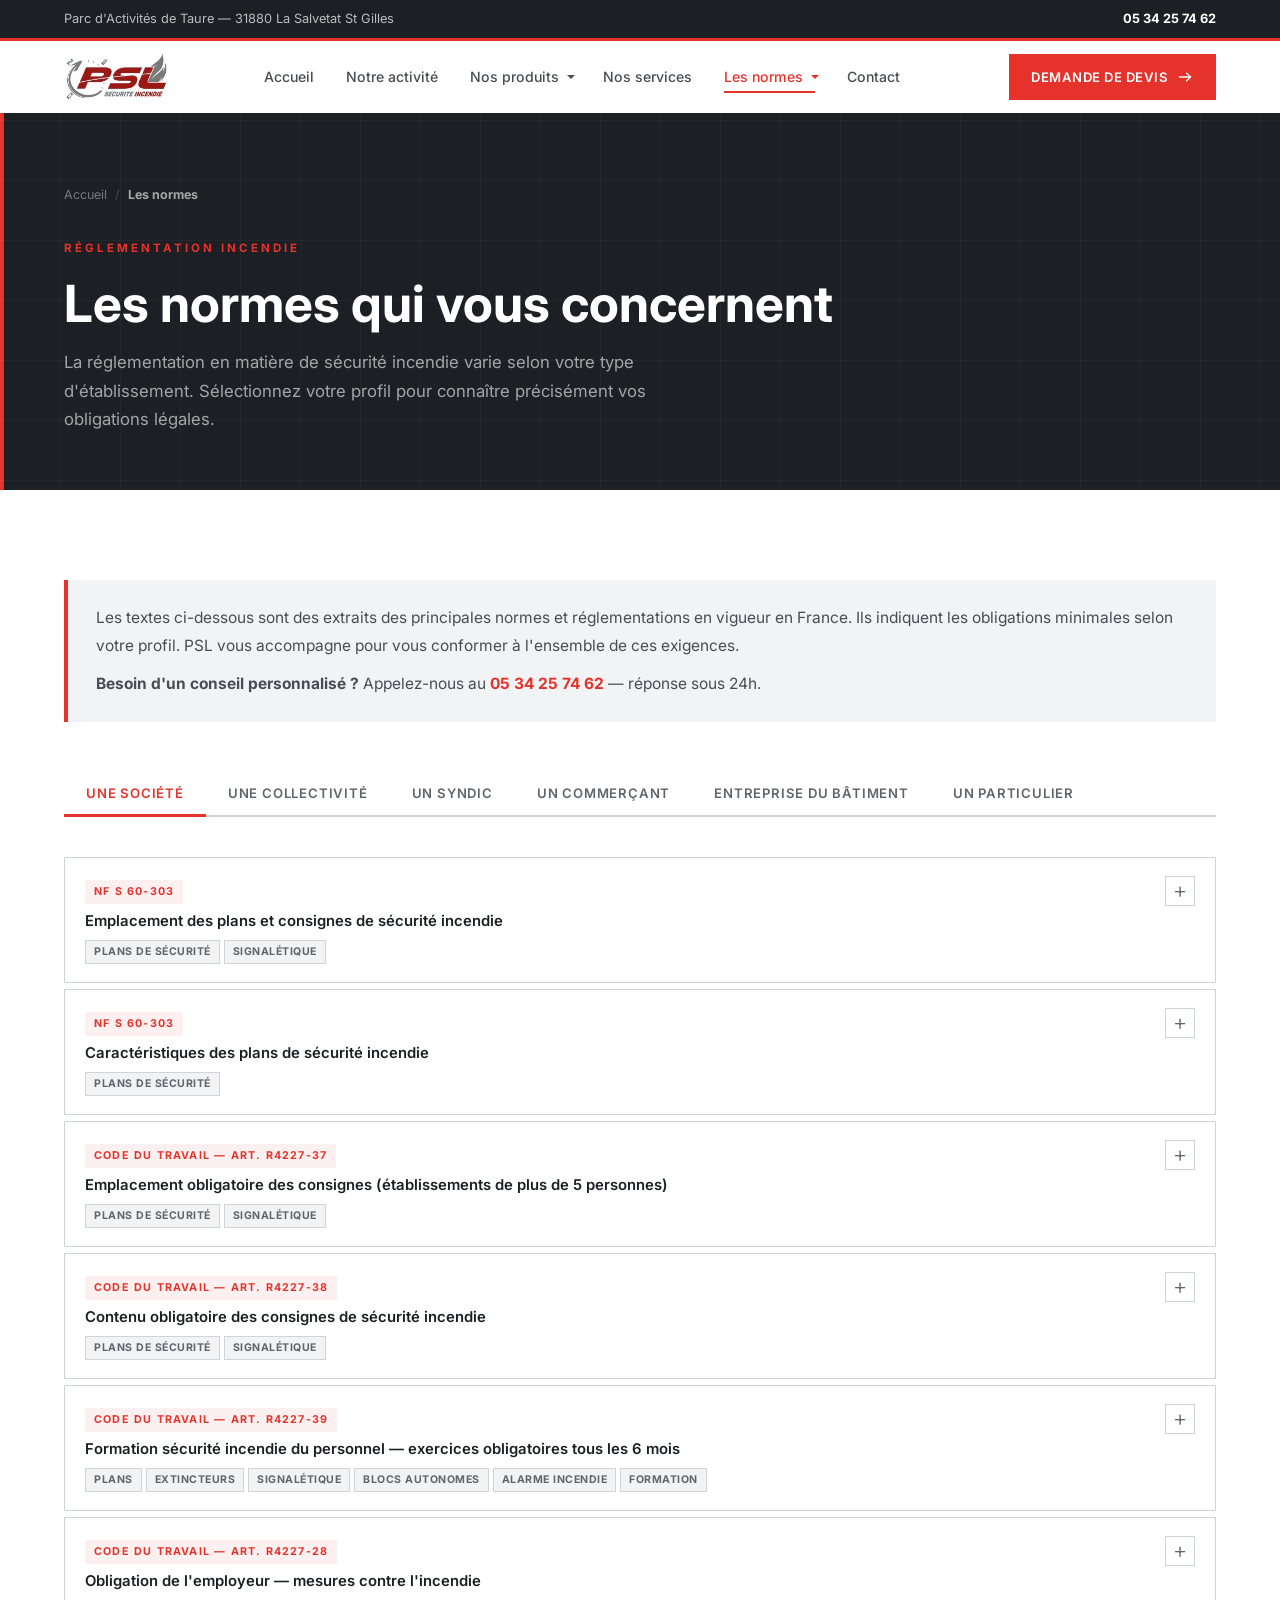
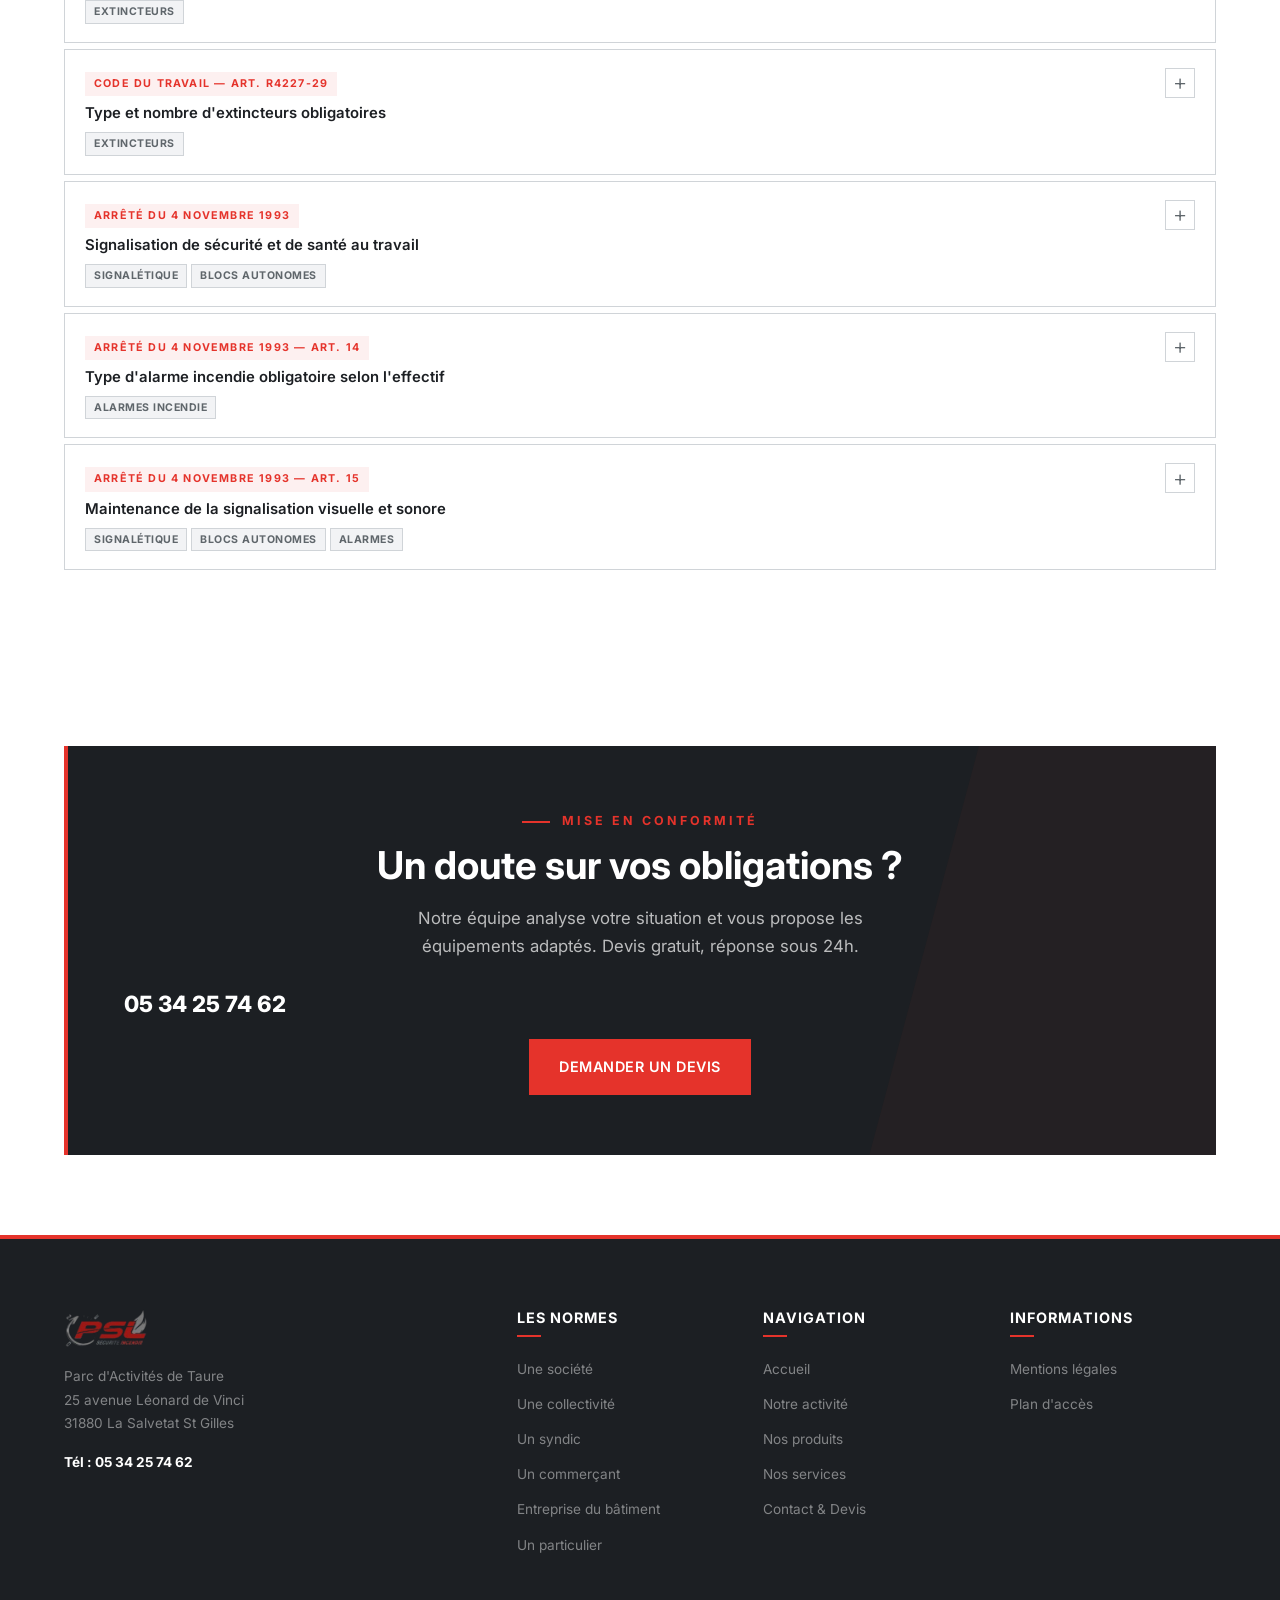
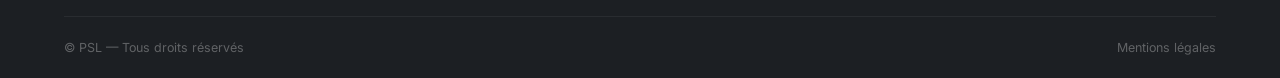
<file: les-normes.html>
﻿<!DOCTYPE html>
<html lang="fr">
<head>
  <meta charset="UTF-8">
  <meta name="viewport" content="width=device-width, initial-scale=1.0">
  <link rel="icon" type="image/x-icon" href="Image/favicon.ico">
  <title>Les normes incendie | PSL Sécurité Incendie</title>
  <meta name="description" content="Réglementation incendie selon votre profil : société, collectivité, syndic, commerçant, entreprise du bâtiment, particulier. PSL vous aide à respecter vos obligations.">
  <link rel="preconnect" href="https://fonts.googleapis.com">
  <link rel="preconnect" href="https://fonts.gstatic.com" crossorigin>
  <link href="https://fonts.googleapis.com/css2?family=Inter:wght@400;500;600;700;800;900&display=swap" rel="stylesheet">
  <link rel="stylesheet" href="css/style.css">
  <link rel="stylesheet" href="css/style-pages.css">
</head>
<body>

  <!-- ========== HEADER ========== -->
  <header class="header" id="header">
    <div class="header-top">
      <div class="container">
        <div class="header-top-left">
          <div class="header-top-item"><span>Parc d'Activités de Taure — 31880 La Salvetat St Gilles</span></div>
        </div>
        <div class="header-top-right">
          <a href="tel:0534257462" class="header-top-item" style="color:#fff;font-weight:700;"><span>05 34 25 74 62</span></a>
        </div>
      </div>
    </div>
    <nav class="nav-container">
      <a href="index-new.html" class="logo"><img src="logopsl - original - transparent.jpg" alt="PSL Sécurité Incendie"></a>
      <ul class="nav-menu" id="navMenu">
        <li class="nav-item"><a href="index-new.html" class="nav-link">Accueil</a></li>
        <li class="nav-item"><a href="notre-activite.html" class="nav-link">Notre activité</a></li>
        <li class="nav-item">
          <a href="nos-produits.html" class="nav-link has-dropdown">Nos produits</a>
          <div class="mega-menu">
            <a href="nos-produits.html#plans" class="mega-menu-item"><div class="mega-menu-text"><h4>Plans de sécurité incendie</h4><p>Évacuation, intervention, chambre</p></div></a>
            <a href="nos-produits.html#signaletique" class="mega-menu-item"><div class="mega-menu-text"><h4>Signalétique</h4><p>Consignes, pictos, panneaux</p></div></a>
            <a href="nos-produits.html#extincteurs" class="mega-menu-item"><div class="mega-menu-text"><h4>Extincteurs</h4><p>Eau, poudre, CO2</p></div></a>
            <a href="nos-produits.html#ria" class="mega-menu-item"><div class="mega-menu-text"><h4>RIA</h4><p>Robinets d'Incendie Armés</p></div></a>
            <a href="nos-produits.html#blocs" class="mega-menu-item"><div class="mega-menu-text"><h4>Blocs autonomes</h4><p>Standard, SATI, anti-panique</p></div></a>
            <a href="nos-produits.html#alarmes" class="mega-menu-item"><div class="mega-menu-text"><h4>Alarmes incendie</h4><p>Type 4, déclencheurs, sirènes</p></div></a>
            <a href="nos-produits.html#accessoires" class="mega-menu-item"><div class="mega-menu-text"><h4>Accessoires</h4><p>Colonnes sèches, registres, bacs</p></div></a>
            <a href="nos-produits.html#securite-personnes" class="mega-menu-item"><div class="mega-menu-text"><h4>Sécurité des personnes</h4><p>EPI, trousses, défibrillateur</p></div></a>
            <a href="nos-produits.html#protection-domestique" class="mega-menu-item"><div class="mega-menu-text"><h4>Protection domestique</h4><p>Détecteurs, extincteurs, couvertures</p></div></a>
            <a href="extincteurs-sans-fluor.html" class="mega-menu-item"><div class="mega-menu-text"><h4>Transition PFAS</h4><p>Extincteurs sans fluor et conformité 2030</p></div></a>
          </div>
        </li>
        <li class="nav-item"><a href="nos-services.html" class="nav-link">Nos services</a></li>
        <li class="nav-item">
          <a href="les-normes.html" class="nav-link active has-dropdown">Les normes</a>
          <div class="dropdown-menu">
            <a href="#societe" class="dropdown-link">Une société</a>
            <a href="#collectivite" class="dropdown-link">Une collectivité</a>
            <a href="#syndic" class="dropdown-link">Un syndic</a>
            <a href="#commercant" class="dropdown-link">Un commerçant</a>
            <a href="#batiment" class="dropdown-link">Une entreprise du bâtiment</a>
            <a href="#particulier" class="dropdown-link">Un particulier</a>
          </div>
        </li>
        <li class="nav-item"><a href="contact.html" class="nav-link">Contact</a></li>
      </ul>
      <a href="contact.html" class="btn btn-primary btn-sm nav-cta">
        Demande de devis
        <svg class="btn-icon" viewBox="0 0 20 20" fill="currentColor"><path fill-rule="evenodd" d="M3 10a.75.75 0 01.75-.75h10.638L11.23 6.29a.75.75 0 111.04-1.08l4.5 4.25a.75.75 0 010 1.08l-4.5 4.25a.75.75 0 11-1.04-1.08l3.158-2.96H3.75A.75.75 0 013 10z" clip-rule="evenodd"/></svg>
      </a>
      <button class="mobile-toggle" id="mobileToggle" aria-label="Menu"><span></span><span></span><span></span></button>
    </nav>
  </header>


  <!-- ========== PAGE HERO ========== -->
  <section class="page-hero">
    <div class="page-hero-bg"></div>
    <div class="container">
      <nav class="page-breadcrumb">
        <a href="index-new.html">Accueil</a>
        <span>/</span>
        <strong>Les normes</strong>
      </nav>
      <span class="page-hero-eyebrow">Réglementation incendie</span>
      <h1>Les normes qui vous concernent</h1>
      <p>La réglementation en matière de sécurité incendie varie selon votre type d'établissement. Sélectionnez votre profil pour connaître précisément vos obligations légales.</p>
    </div>
  </section>


  <!-- ========== CONTENU NORMES ========== -->
  <section class="section">
    <div class="container">

      <div class="intro-box">
        <p>Les textes ci-dessous sont des extraits des principales normes et réglementations en vigueur en France. Ils indiquent les obligations minimales selon votre profil. PSL vous accompagne pour vous conformer à l'ensemble de ces exigences.</p>
        <p><strong>Besoin d'un conseil personnalisé ?</strong> Appelez-nous au <a href="tel:0534257462" style="color:var(--red);font-weight:700;">05 34 25 74 62</a> — réponse sous 24h.</p>
      </div>

      <!-- Tabs navigation -->
      <div class="normes-tabs-nav" id="normesTabsNav">
        <button class="normes-tab-btn active" data-tab="societe">Une société</button>
        <button class="normes-tab-btn" data-tab="collectivite">Une collectivité</button>
        <button class="normes-tab-btn" data-tab="syndic">Un syndic</button>
        <button class="normes-tab-btn" data-tab="commercant">Un commerçant</button>
        <button class="normes-tab-btn" data-tab="batiment">Entreprise du bâtiment</button>
        <button class="normes-tab-btn" data-tab="particulier">Un particulier</button>
      </div>


      <!-- ===== TAB : SOCIÉTÉ ===== -->
      <div class="normes-tab-panel active" id="tab-societe">
        <div id="societe">

          <div class="reg-item">
            <div class="reg-item-header" onclick="toggleReg(this)">
              <div class="reg-item-meta">
                <span class="reg-ref">NF S 60-303</span>
                <p class="reg-title">Emplacement des plans et consignes de sécurité incendie</p>
                <div class="reg-tags">
                  <span class="reg-tag">Plans de sécurité</span>
                  <span class="reg-tag">Signalétique</span>
                </div>
              </div>
              <div class="reg-toggle">+</div>
            </div>
            <div class="reg-item-body">
              <p>La norme NF S 60-303 définit les règles d'emplacement des plans et consignes de sécurité incendie dans tous types de bâtiments. Elle précise les zones d'affichage obligatoires, les hauteurs et les modes de fixation pour garantir une visibilité optimale en cas d'urgence.</p>
              <p>PSL fabrique l'ensemble de ces supports : plans plastifiés, encadrés, impression directe sur plexi ou aluminium, dans tous les formats (A4 à A0).</p>
            </div>
          </div>

          <div class="reg-item">
            <div class="reg-item-header" onclick="toggleReg(this)">
              <div class="reg-item-meta">
                <span class="reg-ref">NF S 60-303</span>
                <p class="reg-title">Caractéristiques des plans de sécurité incendie</p>
                <div class="reg-tags"><span class="reg-tag">Plans de sécurité</span></div>
              </div>
              <div class="reg-toggle">+</div>
            </div>
            <div class="reg-item-body">
              <p>La norme NF S 60-303 (1987) définit les caractéristiques techniques des plans de protection contre l'incendie : symboles graphiques normalisés (norme NF S 60-302), mentions obligatoires, lisibilité et durabilité des supports.</p>
              <p>Tous les plans PSL sont conformes à ces spécifications.</p>
            </div>
          </div>

          <div class="reg-item">
            <div class="reg-item-header" onclick="toggleReg(this)">
              <div class="reg-item-meta">
                <span class="reg-ref">Code du Travail — Art. R4227-37</span>
                <p class="reg-title">Emplacement obligatoire des consignes (établissements de plus de 5 personnes)</p>
                <div class="reg-tags"><span class="reg-tag">Plans de sécurité</span><span class="reg-tag">Signalétique</span></div>
              </div>
              <div class="reg-toggle">+</div>
            </div>
            <div class="reg-item-body">
              <p>Dans les établissements concernés par l'article R. 4227-34, une consigne de sécurité incendie doit être établie et affichée de manière très apparente :</p>
              <ul>
                <li>Dans chaque local pour les locaux dont l'effectif est supérieur à cinq personnes et pour les locaux comportant des matières inflammables ;</li>
                <li>Dans chaque local ou dans chaque dégagement desservant un groupe de locaux dans les autres cas.</li>
              </ul>
            </div>
          </div>

          <div class="reg-item">
            <div class="reg-item-header" onclick="toggleReg(this)">
              <div class="reg-item-meta">
                <span class="reg-ref">Code du Travail — Art. R4227-38</span>
                <p class="reg-title">Contenu obligatoire des consignes de sécurité incendie</p>
                <div class="reg-tags"><span class="reg-tag">Plans de sécurité</span><span class="reg-tag">Signalétique</span></div>
              </div>
              <div class="reg-toggle">+</div>
            </div>
            <div class="reg-item-body">
              <p>La consigne de sécurité incendie (= plan de sécurité incendie) doit indiquer :</p>
              <ul>
                <li>Le matériel d'extinction et de secours présent dans le local ou à ses abords ;</li>
                <li>Les personnes chargées de mettre ce matériel en action ;</li>
                <li>Pour chaque local, les personnes chargées de diriger l'évacuation des travailleurs et éventuellement du public ;</li>
                <li>Les mesures spécifiques liées, le cas échéant, à la présence de personnes handicapées ;</li>
                <li>Les moyens d'alerte ;</li>
                <li>Les personnes chargées d'aviser les sapeurs-pompiers dès le début d'un incendie ;</li>
                <li>L'adresse et le numéro d'appel téléphonique du service de secours de premier appel, en caractères apparents ;</li>
                <li>Le devoir, pour toute personne apercevant un début d'incendie, de donner l'alarme et de mettre en œuvre les moyens de premier secours, sans attendre l'arrivée des travailleurs spécialement désignés.</li>
              </ul>
            </div>
          </div>

          <div class="reg-item">
            <div class="reg-item-header" onclick="toggleReg(this)">
              <div class="reg-item-meta">
                <span class="reg-ref">Code du Travail — Art. R4227-39</span>
                <p class="reg-title">Formation sécurité incendie du personnel — exercices obligatoires tous les 6 mois</p>
                <div class="reg-tags"><span class="reg-tag">Plans</span><span class="reg-tag">Extincteurs</span><span class="reg-tag">Signalétique</span><span class="reg-tag">Blocs autonomes</span><span class="reg-tag">Alarme incendie</span><span class="reg-tag">Formation</span></div>
              </div>
              <div class="reg-toggle">+</div>
            </div>
            <div class="reg-item-body">
              <p>La consigne de sécurité incendie prévoit des essais et visites périodiques du matériel et des exercices au cours desquels les travailleurs apprennent à :</p>
              <ul>
                <li>Reconnaître les caractéristiques du signal sonore d'alarme générale ;</li>
                <li>Se servir des moyens de premier secours ;</li>
                <li>Exécuter les diverses manœuvres nécessaires.</li>
              </ul>
              <p>Ces exercices et essais périodiques ont lieu <strong>au moins tous les six mois</strong>. Leur date et les observations auxquelles ils peuvent avoir donné lieu sont consignées sur un registre tenu à la disposition de l'inspection du travail.</p>
            </div>
          </div>

          <div class="reg-item">
            <div class="reg-item-header" onclick="toggleReg(this)">
              <div class="reg-item-meta">
                <span class="reg-ref">Code du Travail — Art. R4227-28</span>
                <p class="reg-title">Obligation de l'employeur — mesures contre l'incendie</p>
                <div class="reg-tags"><span class="reg-tag">Extincteurs</span></div>
              </div>
              <div class="reg-toggle">+</div>
            </div>
            <div class="reg-item-body">
              <p>L'employeur prend les mesures nécessaires pour que tout commencement d'incendie puisse être rapidement et efficacement combattu dans l'intérêt du sauvetage des travailleurs.</p>
            </div>
          </div>

          <div class="reg-item">
            <div class="reg-item-header" onclick="toggleReg(this)">
              <div class="reg-item-meta">
                <span class="reg-ref">Code du Travail — Art. R4227-29</span>
                <p class="reg-title">Type et nombre d'extincteurs obligatoires</p>
                <div class="reg-tags"><span class="reg-tag">Extincteurs</span></div>
              </div>
              <div class="reg-toggle">+</div>
            </div>
            <div class="reg-item-body">
              <p>Le premier secours contre l'incendie est assuré par des extincteurs en nombre suffisant et maintenus en bon état de fonctionnement :</p>
              <ul>
                <li>Il existe au moins un extincteur portatif à eau pulvérisée d'une capacité minimale de 6 litres pour 200 mètres carrés de plancher ;</li>
                <li>Il existe au moins un appareil par niveau ;</li>
                <li>Lorsque les locaux présentent des risques d'incendie particuliers, notamment des risques électriques, ils sont dotés d'extincteurs dont le nombre et le type sont appropriés aux risques.</li>
              </ul>
            </div>
          </div>

          <div class="reg-item">
            <div class="reg-item-header" onclick="toggleReg(this)">
              <div class="reg-item-meta">
                <span class="reg-ref">Arrêté du 4 novembre 1993</span>
                <p class="reg-title">Signalisation de sécurité et de santé au travail</p>
                <div class="reg-tags"><span class="reg-tag">Signalétique</span><span class="reg-tag">Blocs autonomes</span></div>
              </div>
              <div class="reg-toggle">+</div>
            </div>
            <div class="reg-item-body">
              <p><strong>Art. 2 :</strong> Sans préjudice de l'obligation de signalisation pour ce qui concerne l'évacuation, le sauvetage et les secours, le matériel et l'équipement de lutte contre l'incendie, les substances ou préparations dangereuses ainsi que certains équipements et matériels spécifiques, la mise en œuvre d'une signalisation de sécurité s'impose toutes les fois que sur un lieu de travail un risque ne peut pas être évité ou prévenu par l'existence d'une protection collective ou par l'organisation du travail.</p>
              <p><strong>Art. 9 :</strong> Une signalisation doit baliser les cheminements empruntés par le personnel pour l'évacuation la plus rapprochée.</p>
            </div>
          </div>

          <div class="reg-item">
            <div class="reg-item-header" onclick="toggleReg(this)">
              <div class="reg-item-meta">
                <span class="reg-ref">Arrêté du 4 novembre 1993 — Art. 14</span>
                <p class="reg-title">Type d'alarme incendie obligatoire selon l'effectif</p>
                <div class="reg-tags"><span class="reg-tag">Alarmes incendie</span></div>
              </div>
              <div class="reg-toggle">+</div>
            </div>
            <div class="reg-item-body">
              <p>Un équipement d'alarme <strong>au moins de type 3</strong> doit être installé dans les établissements dont l'effectif est supérieur à 700 personnes et dans ceux dont l'effectif est supérieur à 50 personnes lorsque sont entreposées ou manipulées des substances explosives ou inflammables.</p>
              <p>Un équipement d'alarme <strong>au moins de type 4</strong> doit être installé dans les autres établissements de plus de 50 personnes ou dans ceux où sont manipulées des matières inflammables.</p>
            </div>
          </div>

          <div class="reg-item">
            <div class="reg-item-header" onclick="toggleReg(this)">
              <div class="reg-item-meta">
                <span class="reg-ref">Arrêté du 4 novembre 1993 — Art. 15</span>
                <p class="reg-title">Maintenance de la signalisation visuelle et sonore</p>
                <div class="reg-tags"><span class="reg-tag">Signalétique</span><span class="reg-tag">Blocs autonomes</span><span class="reg-tag">Alarmes</span></div>
              </div>
              <div class="reg-toggle">+</div>
            </div>
            <div class="reg-item-body">
              <p>Les moyens et dispositifs de signalisation doivent, selon le cas, être régulièrement nettoyés, entretenus, vérifiés et réparés, remplacés si nécessaire, de manière à conserver leurs qualités intrinsèques ou de fonctionnement.</p>
              <p>Les signaux lumineux et les signaux acoustiques doivent faire l'objet d'une <strong>vérification de leur bon fonctionnement au moins à chaque semestre</strong>. La vérification des alimentations de secours doit être pratiquée au moins une fois par an.</p>
            </div>
          </div>

        </div>
      </div>


      <!-- ===== TAB : COLLECTIVITÉ ===== -->
      <div class="normes-tab-panel" id="tab-collectivite">
        <div id="collectivite">

          <div class="reg-item">
            <div class="reg-item-header" onclick="toggleReg(this)">
              <div class="reg-item-meta">
                <span class="reg-ref">NF S 60-303</span>
                <p class="reg-title">Emplacement des plans et consignes de sécurité incendie</p>
                <div class="reg-tags"><span class="reg-tag">Plans de sécurité</span><span class="reg-tag">Signalétique</span></div>
              </div>
              <div class="reg-toggle">+</div>
            </div>
            <div class="reg-item-body">
              <p>La norme NF S 60-303 définit les règles d'emplacement des plans et consignes de sécurité incendie dans tous types de bâtiments. Elle précise les zones d'affichage obligatoires, les hauteurs et les modes de fixation pour garantir une visibilité optimale en cas d'urgence.</p>
            </div>
          </div>

          <div class="reg-item">
            <div class="reg-item-header" onclick="toggleReg(this)">
              <div class="reg-item-meta">
                <span class="reg-ref">NF S 60-303</span>
                <p class="reg-title">Caractéristiques des plans de sécurité incendie</p>
                <div class="reg-tags"><span class="reg-tag">Plans de sécurité</span></div>
              </div>
              <div class="reg-toggle">+</div>
            </div>
            <div class="reg-item-body">
              <p>La norme NF S 60-303 (1987) définit les caractéristiques techniques des plans : symboles graphiques normalisés (NF S 60-302), mentions obligatoires, lisibilité et durabilité des supports.</p>
            </div>
          </div>

          <div class="reg-item">
            <div class="reg-item-header" onclick="toggleReg(this)">
              <div class="reg-item-meta">
                <span class="reg-ref">ERP — Art. MS 38 (Arrêté du 25 juin 1980)</span>
                <p class="reg-title">Type et nombre d'extincteurs dans les ERP</p>
                <div class="reg-tags"><span class="reg-tag">Extincteurs</span></div>
              </div>
              <div class="reg-toggle">+</div>
            </div>
            <div class="reg-item-body">
              <p>L'article MS 38 de l'arrêté du 25 juin 1980 fixe les obligations relatives aux extincteurs dans les Établissements Recevant du Public. Il détermine le type d'extincteurs requis selon les risques et la surface, ainsi que leur positionnement et signalisation.</p>
              <p>Contactez PSL pour obtenir le détail de cet article et un audit de votre établissement.</p>
            </div>
          </div>

          <div class="reg-item">
            <div class="reg-item-header" onclick="toggleReg(this)">
              <div class="reg-item-meta">
                <span class="reg-ref">ERP — Art. MS 41 (Arrêté du 25 juin 1980)</span>
                <p class="reg-title">Affichage obligatoire du plan dans les ERP</p>
                <div class="reg-tags"><span class="reg-tag">Plans de sécurité</span></div>
              </div>
              <div class="reg-toggle">+</div>
            </div>
            <div class="reg-item-body">
              <p>L'affichage du plan de l'établissement est <strong>obligatoire dans tous les ERP</strong> (établissements scolaires, bâtiments administratifs, établissements de santé, hôtels, salles de spectacle, bureaux…).</p>
              <p>Un plan schématique, sous forme de pancarte <strong>inaltérable</strong> (Arrêté du 2 février 1993), doit être apposé à l'entrée de chaque bâtiment pour faciliter l'intervention des sapeurs-pompiers.</p>
              <p>Il doit représenter au minimum le sous-sol, le rez-de-chaussée, chaque étage ou l'étage courant. Doivent y figurer :</p>
              <ul>
                <li>Les dégagements et les cloisonnements principaux ;</li>
                <li>Les divers locaux techniques et autres à risques particuliers ;</li>
                <li>Les dispositifs et commandes de sécurité ;</li>
                <li>Les organes de coupures des fluides ;</li>
                <li>Les organes de coupure des sources d'énergie ;</li>
                <li>Les moyens d'extinction fixes et d'alarme.</li>
              </ul>
            </div>
          </div>

          <div class="reg-item">
            <div class="reg-item-header" onclick="toggleReg(this)">
              <div class="reg-item-meta">
                <span class="reg-ref">ERP — Art. MS 47 (Arrêté du 25 juin 1980)</span>
                <p class="reg-title">Affichage des consignes dans les ERP</p>
                <div class="reg-tags"><span class="reg-tag">Plans de sécurité</span><span class="reg-tag">Signalétique</span></div>
              </div>
              <div class="reg-toggle">+</div>
            </div>
            <div class="reg-item-body">
              <p>Des consignes précises (Arrêté du 2 février 1993) <strong>conformes aux normes</strong>, constamment mises à jour, affichées sur supports fixes et inaltérables doivent indiquer :</p>
              <ul>
                <li>Les modalités d'alerte des sapeurs-pompiers ;</li>
                <li>Les dispositions à prendre pour assurer la sécurité du public et du personnel ;</li>
                <li>La mise en œuvre des moyens de secours de l'établissement ;</li>
                <li>L'accueil et le guidage des sapeurs-pompiers.</li>
              </ul>
              <p>On distingue deux catégories de consignes :</p>
              <p><strong>Les consignes générales d'incendie</strong> doivent être connues de tout le personnel. Elles précisent que toute personne apercevant un début d'incendie doit donner l'alerte et mettre en œuvre les moyens de premier secours, sans attendre l'arrivée du personnel de sécurité. Elles désignent les personnes chargées d'aviser les sapeurs-pompiers, d'utiliser le matériel d'extinction, et d'assurer l'évacuation de chaque local.</p>
              <p><strong>Les consignes particulières d'incendie</strong> s'appliquent à des services particuliers (sécurité, standard téléphonique, gardiennage…). Affichées dans les locaux affectés à ces catégories de personnel, elles rappellent la conduite à tenir en cas d'incendie.</p>
            </div>
          </div>

        </div>
      </div>


      <!-- ===== TAB : SYNDIC ===== -->
      <div class="normes-tab-panel" id="tab-syndic">
        <div id="syndic">

          <div class="reg-item">
            <div class="reg-item-header" onclick="toggleReg(this)">
              <div class="reg-item-meta">
                <span class="reg-ref">NF S 60-303</span>
                <p class="reg-title">Emplacement des plans et consignes de sécurité incendie</p>
                <div class="reg-tags"><span class="reg-tag">Plans de sécurité</span><span class="reg-tag">Signalétique</span></div>
              </div>
              <div class="reg-toggle">+</div>
            </div>
            <div class="reg-item-body">
              <p>La norme NF S 60-303 définit les règles d'emplacement des plans et consignes de sécurité incendie dans tous types de bâtiments, y compris les immeubles en copropriété.</p>
            </div>
          </div>

          <div class="reg-item">
            <div class="reg-item-header" onclick="toggleReg(this)">
              <div class="reg-item-meta">
                <span class="reg-ref">Arrêté du 18 janvier 1986 — Art. 96</span>
                <p class="reg-title">Extincteurs et bacs à sable dans les parkings d'immeubles</p>
                <div class="reg-tags"><span class="reg-tag">Extincteurs</span><span class="reg-tag">Accessoires</span></div>
              </div>
              <div class="reg-toggle">+</div>
            </div>
            <div class="reg-item-body">
              <p>Des moyens de lutte contre l'incendie doivent être prévus dans les parcs de stationnement :</p>
              <ul>
                <li>Des extincteurs portatifs répartis à raison d'un appareil pour quinze véhicules. Ces extincteurs doivent être soit alternativement des types 13 A ou 21 B, soit polyvalents du type 13 A - 12 B ;</li>
                <li>À chaque niveau, une caisse de cent litres de sable meuble munie d'un seau à fond rond, placée près de la rampe de circulation.</li>
              </ul>
            </div>
          </div>

          <div class="reg-item">
            <div class="reg-item-header" onclick="toggleReg(this)">
              <div class="reg-item-meta">
                <span class="reg-ref">Arrêté du 18 janvier 1986 — Art. 100</span>
                <p class="reg-title">Plans et consignes dans les halls d'entrée des immeubles</p>
                <div class="reg-tags"><span class="reg-tag">Plans de sécurité</span><span class="reg-tag">Signalétique</span></div>
              </div>
              <div class="reg-toggle">+</div>
            </div>
            <div class="reg-item-body">
              <p>Le propriétaire (ou la personne responsable désignée) est tenu d'afficher dans les halls d'entrée, près des accès aux escaliers et aux ascenseurs :</p>
              <ul>
                <li>Les consignes à respecter en cas d'incendie ;</li>
                <li>Les plans de sous-sols et du rez-de-chaussée.</li>
              </ul>
              <p>Les consignes particulières à chaque type d'immeuble doivent également être affichées dans les parcs de stationnement, à proximité des accès aux escaliers et aux ascenseurs.</p>
            </div>
          </div>

          <div class="reg-item">
            <div class="reg-item-header" onclick="toggleReg(this)">
              <div class="reg-item-meta">
                <span class="reg-ref">Arrêté du 18 janvier 1986 — Art. 101, 103 et 104</span>
                <p class="reg-title">Maintenance annuelle obligatoire des équipements de sécurité</p>
                <div class="reg-tags"><span class="reg-tag">Extincteurs</span><span class="reg-tag">Blocs autonomes</span><span class="reg-tag">Alarmes incendie</span></div>
              </div>
              <div class="reg-toggle">+</div>
            </div>
            <div class="reg-item-body">
              <p><strong>Article 101 :</strong> Le propriétaire est tenu de faire effectuer, <strong>au moins une fois par an</strong>, les vérifications des installations de détection, de désenfumage, de ventilation, ainsi que de toutes les installations fonctionnant automatiquement et des colonnes sèches. Il doit s'assurer du bon fonctionnement des portes coupe-feu, des ferme-portes et des dispositifs de manœuvre des ouvertures en partie haute des escaliers.</p>
              <p>Il doit également assurer l'entretien de toutes les installations concourant à la sécurité et doit pouvoir le justifier par la tenue d'un <strong>registre de sécurité</strong>.</p>
              <p><strong>Article 103 :</strong> Les vérifications doivent être effectuées par des organismes ou techniciens compétents, choisis par le propriétaire.</p>
              <p><strong>Article 104 :</strong> Le propriétaire est tenu de présenter toutes les justifications utiles concernant l'entretien et la vérification des installations sur demande des agents assermentés.</p>
            </div>
          </div>

          <div class="reg-item">
            <div class="reg-item-header" onclick="toggleReg(this)">
              <div class="reg-item-meta">
                <span class="reg-ref">Amendement du 10 février 2009 — Art. 39</span>
                <p class="reg-title">Détecteurs automatiques avertisseurs de fumée (DAAF) dans les logements</p>
                <div class="reg-tags"><span class="reg-tag">DAAF</span></div>
              </div>
              <div class="reg-toggle">+</div>
            </div>
            <div class="reg-item-body">
              <p><strong>Art. L. 129-8 :</strong> L'occupant d'un logement, qu'il soit locataire ou propriétaire, installe dans celui-ci au moins un détecteur avertisseur autonome de fumée. Il veille à l'entretien et au bon fonctionnement de ce dispositif.</p>
              <p>Cette obligation peut incomber au propriétaire non occupant dans des conditions définies par décret en Conseil d'État, notamment pour les locations saisonnières, les foyers, les logements de fonction et les locations meublées.</p>
              <p>L'occupant du logement notifie cette installation à l'assureur avec lequel il a conclu un contrat garantissant les dommages d'incendie.</p>
            </div>
          </div>

          <div class="reg-item">
            <div class="reg-item-header" onclick="toggleReg(this)">
              <div class="reg-item-meta">
                <span class="reg-ref">Arrêtés du 21 mars 1968 (art. 93) et du 23 juin 1978 (art. 20)</span>
                <p class="reg-title">Extincteurs dans les chaufferies des immeubles</p>
                <div class="reg-tags"><span class="reg-tag">Extincteurs</span></div>
              </div>
              <div class="reg-toggle">+</div>
            </div>
            <div class="reg-item-body">
              <ul>
                <li><strong>Chauffage au fioul :</strong> 2 à 4 extincteurs, à raison de 2 par brûleur. Un extincteur supplémentaire à l'endroit du stockage du fioul s'il est séparé de la chaufferie.</li>
                <li><strong>Chauffage au charbon :</strong> 2 extincteurs par brûleur.</li>
                <li><strong>Chauffage au gaz :</strong> 1 extincteur.</li>
              </ul>
            </div>
          </div>

        </div>
      </div>


      <!-- ===== TAB : COMMERÇANT ===== -->
      <div class="normes-tab-panel" id="tab-commercant">
        <div id="commercant">

          <div class="reg-item">
            <div class="reg-item-header" onclick="toggleReg(this)">
              <div class="reg-item-meta">
                <span class="reg-ref">NF S 60-303</span>
                <p class="reg-title">Emplacement des plans et consignes de sécurité incendie</p>
                <div class="reg-tags"><span class="reg-tag">Plans de sécurité</span><span class="reg-tag">Signalétique</span></div>
              </div>
              <div class="reg-toggle">+</div>
            </div>
            <div class="reg-item-body">
              <p>La norme NF S 60-303 définit les règles d'emplacement des plans et consignes de sécurité incendie dans tous types de bâtiments.</p>
            </div>
          </div>

          <div class="reg-item">
            <div class="reg-item-header" onclick="toggleReg(this)">
              <div class="reg-item-meta">
                <span class="reg-ref">Arrêté du 24 juillet 2006 — Chap. IV section 1, art. P07</span>
                <p class="reg-title">Formation incendie obligatoire deux fois par an dans les ERP</p>
                <div class="reg-tags"><span class="reg-tag">Plans</span><span class="reg-tag">Extincteurs</span><span class="reg-tag">Signalétique</span><span class="reg-tag">Blocs autonomes</span><span class="reg-tag">Alarme incendie</span></div>
              </div>
              <div class="reg-toggle">+</div>
            </div>
            <div class="reg-item-body">
              <p>Le personnel doit participer <strong>deux fois par an</strong> à des séances d'instruction et d'entraînement de façon compatible avec les conditions d'exploitation, compte tenu, le cas échéant, de son rythme saisonnier.</p>
              <p>Au cours de ces séances, tout le personnel de l'établissement doit être mis en garde contre les dangers que présente un incendie et recevoir des consignes très précises en vue de limiter l'action du feu et d'assurer l'évacuation du public.</p>
            </div>
          </div>

          <div class="reg-item">
            <div class="reg-item-header" onclick="toggleReg(this)">
              <div class="reg-item-meta">
                <span class="reg-ref">Arrêté du 24 juillet 2006 — Modifications Chap. III, Livre III</span>
                <p class="reg-title">Consignes d'incendie obligatoires dans les chambres d'hôtels</p>
                <div class="reg-tags"><span class="reg-tag">Plans de sécurité</span><span class="reg-tag">Signalétique</span></div>
              </div>
              <div class="reg-toggle">+</div>
            </div>
            <div class="reg-item-body">
              <p>Une consigne d'incendie doit être affichée dans <strong>chaque chambre</strong>. Elle est rédigée en français et complétée par une bande dessinée illustrant les consignes.</p>
              <p>Sa rédaction en langue française peut être complétée par sa traduction dans les langues parlées par les occupants habituels de l'établissement.</p>
            </div>
          </div>

          <div class="reg-item">
            <div class="reg-item-header" onclick="toggleReg(this)">
              <div class="reg-item-meta">
                <span class="reg-ref">ERP — Art. MS 38 (Arrêté du 25 juin 1980)</span>
                <p class="reg-title">Type et nombre d'extincteurs dans les ERP</p>
                <div class="reg-tags"><span class="reg-tag">Extincteurs</span></div>
              </div>
              <div class="reg-toggle">+</div>
            </div>
            <div class="reg-item-body">
              <p>L'article MS 38 fixe les obligations relatives aux extincteurs dans les Établissements Recevant du Public : type d'extincteurs requis selon les risques et la surface, positionnement et signalisation obligatoires.</p>
              <p>Contactez PSL pour un audit de votre établissement.</p>
            </div>
          </div>

          <div class="reg-item">
            <div class="reg-item-header" onclick="toggleReg(this)">
              <div class="reg-item-meta">
                <span class="reg-ref">ERP — Art. MS 41 et MS 47 (Arrêté du 25 juin 1980)</span>
                <p class="reg-title">Affichage des plans et consignes dans les ERP</p>
                <div class="reg-tags"><span class="reg-tag">Plans de sécurité</span><span class="reg-tag">Signalétique</span></div>
              </div>
              <div class="reg-toggle">+</div>
            </div>
            <div class="reg-item-body">
              <p><strong>MS 41 :</strong> Plan schématique inaltérable obligatoire à l'entrée de chaque bâtiment, représentant au minimum le sous-sol, rez-de-chaussée et chaque étage avec l'emplacement des dispositifs de sécurité.</p>
              <p><strong>MS 47 :</strong> Consignes précises et conformes aux normes, constamment mises à jour, affichées sur supports fixes et inaltérables. Elles indiquent les modalités d'alerte des sapeurs-pompiers, les dispositions pour la sécurité du public et l'accueil des secours.</p>
            </div>
          </div>

        </div>
      </div>


      <!-- ===== TAB : ENTREPRISE DU BÂTIMENT ===== -->
      <div class="normes-tab-panel" id="tab-batiment">
        <div id="batiment">

          <div class="reg-item">
            <div class="reg-item-header" onclick="toggleReg(this)">
              <div class="reg-item-meta">
                <span class="reg-ref">Code du Travail — Art. R4227-37 et R4227-38</span>
                <p class="reg-title">Emplacement et contenu des consignes de sécurité incendie</p>
                <div class="reg-tags"><span class="reg-tag">Plans de sécurité</span><span class="reg-tag">Signalétique</span></div>
              </div>
              <div class="reg-toggle">+</div>
            </div>
            <div class="reg-item-body">
              <p>Une consigne de sécurité incendie doit être établie et affichée dans chaque local de plus de 5 personnes ou comportant des matières inflammables. Elle indique : le matériel d'extinction, les personnes responsables de l'évacuation, les moyens d'alerte, le numéro des pompiers et le devoir de signaler tout début d'incendie.</p>
            </div>
          </div>

          <div class="reg-item">
            <div class="reg-item-header" onclick="toggleReg(this)">
              <div class="reg-item-meta">
                <span class="reg-ref">Code du Travail — Art. R4227-29</span>
                <p class="reg-title">Type et nombre d'extincteurs — au moins 1 pour 200 m²</p>
                <div class="reg-tags"><span class="reg-tag">Extincteurs</span></div>
              </div>
              <div class="reg-toggle">+</div>
            </div>
            <div class="reg-item-body">
              <p>Au moins un extincteur portatif à eau pulvérisée (capacité minimale 6 litres) pour 200 m² de plancher. Au moins un appareil par niveau. Des extincteurs spécialisés sont requis pour les risques électriques ou particuliers.</p>
            </div>
          </div>

          <div class="reg-item">
            <div class="reg-item-header" onclick="toggleReg(this)">
              <div class="reg-item-meta">
                <span class="reg-ref">Arrêté du 18 janvier 1986 — Art. 96</span>
                <p class="reg-title">Extincteurs et bacs à sable dans les parkings</p>
                <div class="reg-tags"><span class="reg-tag">Extincteurs</span><span class="reg-tag">Accessoires</span></div>
              </div>
              <div class="reg-toggle">+</div>
            </div>
            <div class="reg-item-body">
              <p>Pour les parkings : un extincteur pour quinze véhicules (type 13A-12B ou polyvalent), plus une caisse de 100 litres de sable meuble avec seau à fond rond par niveau.</p>
            </div>
          </div>

          <div class="reg-item">
            <div class="reg-item-header" onclick="toggleReg(this)">
              <div class="reg-item-meta">
                <span class="reg-ref">Arrêté du 18 janvier 1986 — Art. 101</span>
                <p class="reg-title">Maintenance annuelle des installations dans les bâtiments à usage d'habitation</p>
                <div class="reg-tags"><span class="reg-tag">Extincteurs</span><span class="reg-tag">Blocs autonomes</span><span class="reg-tag">Alarmes incendie</span></div>
              </div>
              <div class="reg-toggle">+</div>
            </div>
            <div class="reg-item-body">
              <p>Vérifications annuelles obligatoires : installations de détection, de désenfumage, de ventilation, colonnes sèches, portes coupe-feu et ferme-portes. Justification par la tenue d'un <strong>registre de sécurité</strong>. Les vérifications sont réalisées par des organismes ou techniciens compétents.</p>
            </div>
          </div>

          <div class="reg-item">
            <div class="reg-item-header" onclick="toggleReg(this)">
              <div class="reg-item-meta">
                <span class="reg-ref">Amendement du 10 février 2009 — Art. 39</span>
                <p class="reg-title">DAAF obligatoires dans les logements</p>
                <div class="reg-tags"><span class="reg-tag">DAAF</span></div>
              </div>
              <div class="reg-toggle">+</div>
            </div>
            <div class="reg-item-body">
              <p>Chaque logement doit être équipé d'au moins un détecteur avertisseur autonome de fumée (DAAF), à la charge de l'occupant. Les DAAF doivent être conformes à la norme CE et EN 14604.</p>
            </div>
          </div>

          <div class="reg-item">
            <div class="reg-item-header" onclick="toggleReg(this)">
              <div class="reg-item-meta">
                <span class="reg-ref">Arrêté du 4 novembre 1993 — Art. 14</span>
                <p class="reg-title">Type d'alarme incendie obligatoire selon l'effectif</p>
                <div class="reg-tags"><span class="reg-tag">Alarmes incendie</span></div>
              </div>
              <div class="reg-toggle">+</div>
            </div>
            <div class="reg-item-body">
              <p>Type 3 minimum pour les établissements de plus de 700 personnes ou de plus de 50 personnes manipulant des matières explosives/inflammables. Type 4 minimum pour les autres établissements de plus de 50 personnes ou manipulant des matières inflammables.</p>
            </div>
          </div>

          <div class="reg-item">
            <div class="reg-item-header" onclick="toggleReg(this)">
              <div class="reg-item-meta">
                <span class="reg-ref">ERP — Art. MS 41 et MS 47 (Arrêté du 25 juin 1980)</span>
                <p class="reg-title">Affichage obligatoire des plans et consignes dans les ERP</p>
                <div class="reg-tags"><span class="reg-tag">Plans de sécurité</span><span class="reg-tag">Signalétique</span></div>
              </div>
              <div class="reg-toggle">+</div>
            </div>
            <div class="reg-item-body">
              <p>Plan schématique inaltérable à l'entrée de chaque bâtiment (MS 41) et consignes précises affichées sur supports fixes et inaltérables (MS 47), indiquant les modalités d'alerte et d'évacuation.</p>
            </div>
          </div>

        </div>
      </div>


      <!-- ===== TAB : PARTICULIER ===== -->
      <div class="normes-tab-panel" id="tab-particulier">
        <div id="particulier">

          <div class="reg-item">
            <div class="reg-item-header" onclick="toggleReg(this)">
              <div class="reg-item-meta">
                <span class="reg-ref">Amendement du 10 février 2009 — Art. 39</span>
                <p class="reg-title">Détecteur de fumée (DAAF) obligatoire dans chaque logement</p>
                <div class="reg-tags"><span class="reg-tag">Protection domestique</span><span class="reg-tag">DAAF</span></div>
              </div>
              <div class="reg-toggle">+</div>
            </div>
            <div class="reg-item-body">
              <p>Tous les logements doivent être équipés d'au moins un détecteur avertisseur autonome de fumée (DAAF). Le coût de l'installation est à la charge de l'occupant, qu'il soit propriétaire ou locataire.</p>
              <p>Les DAAF sont soumis à l'obligation de marquage CE et à la norme EN 14604.</p>
              <p><strong>Art. L. 129-8 :</strong> L'occupant du logement notifie cette installation à son assureur (contrat garantissant les dommages d'incendie).</p>
              <p>PSL propose une gamme complète de détecteurs de fumée conformes à ces exigences, ainsi que des extincteurs et couvertures anti-feu pour compléter votre protection domestique.</p>
            </div>
          </div>

          <div style="margin-top:32px;padding:32px;background:var(--gray-bg);border-left:4px solid var(--red);">
            <h4 style="margin-bottom:10px;">Protégez votre domicile</h4>
            <p style="font-size:0.92rem;margin-bottom:20px;">Au-delà de l'obligation légale, PSL vous propose une gamme de produits pour renforcer la sécurité de votre logement : extincteurs compacts, couvertures anti-feu, trousses de secours.</p>
            <a href="nos-produits.html#protection-domestique" class="btn btn-primary btn-sm">Voir la gamme particuliers</a>
          </div>

        </div>
      </div>

    </div>
  </section>


  <!-- ========== CTA ========== -->
  <section class="cta-section">
    <div class="container">
      <div class="cta-box reveal" style="grid-template-columns:1fr;">
        <div class="cta-content" style="text-align:center;">
          <span class="section-label" style="color:var(--red);">Mise en conformité</span>
          <h2>Un doute sur vos obligations ?</h2>
          <p style="color:rgba(255,255,255,0.7);max-width:500px;margin:0 auto 24px;">Notre équipe analyse votre situation et vous propose les équipements adaptés. Devis gratuit, réponse sous 24h.</p>
          <div class="cta-phone" style="margin-bottom:16px;">05 34 25 74 62</div>
          <a href="contact.html" class="btn btn-primary">Demander un devis</a>
        </div>
      </div>
    </div>
  </section>


  <!-- ========== FOOTER ========== -->
  <footer class="footer">
    <div class="container">
      <div class="footer-grid">
        <div class="footer-brand">
          <div class="footer-logo"><img src="Image/LOGOTRANSPARENT.png" alt="PSL Sécurité Incendie"></div>
          <p>Parc d'Activités de Taure<br>25 avenue Léonard de Vinci<br>31880 La Salvetat St Gilles</p>
          <p style="margin-top:14px;"><strong style="color:var(--white);">Tél : 05 34 25 74 62</strong></p>
        </div>
        <div class="footer-col">
          <h4>Les normes</h4>
          <ul class="footer-links">
            <li><a href="#societe">Une société</a></li>
            <li><a href="#collectivite">Une collectivité</a></li>
            <li><a href="#syndic">Un syndic</a></li>
            <li><a href="#commercant">Un commerçant</a></li>
            <li><a href="#batiment">Entreprise du bâtiment</a></li>
            <li><a href="#particulier">Un particulier</a></li>
          </ul>
        </div>
        <div class="footer-col">
          <h4>Navigation</h4>
          <ul class="footer-links">
            <li><a href="index-new.html">Accueil</a></li>
            <li><a href="notre-activite.html">Notre activité</a></li>
            <li><a href="nos-produits.html">Nos produits</a></li>
            <li><a href="nos-services.html">Nos services</a></li>
            <li><a href="contact.html">Contact &amp; Devis</a></li>
          </ul>
        </div>
        <div class="footer-col">
          <h4>Informations</h4>
          <ul class="footer-links">
            <li><a href="#">Mentions légales</a></li>
            <li><a href="#">Plan d'accès</a></li>
          </ul>
        </div>
      </div>
      <div class="footer-bottom">
        <div>© PSL — Tous droits réservés</div>
        <div class="footer-bottom-links"><a href="#">Mentions légales</a></div>
      </div>
    </div>
  </footer>

  <a href="#" class="back-to-top" id="backToTop" aria-label="Retour en haut">&uarr;</a>

  <script src="js/main.js"></script>
  <script>
    // Tabs normes
    document.querySelectorAll('.normes-tab-btn').forEach(function(btn) {
      btn.addEventListener('click', function() {
        document.querySelectorAll('.normes-tab-btn').forEach(function(b) { b.classList.remove('active'); });
        document.querySelectorAll('.normes-tab-panel').forEach(function(p) { p.classList.remove('active'); });
        btn.classList.add('active');
        var panel = document.getElementById('tab-' + btn.dataset.tab);
        if (panel) panel.classList.add('active');
      });
    });

    // Accordion
    function toggleReg(header) {
      var item = header.closest('.reg-item');
      var isOpen = item.classList.contains('open');
      // Fermer tous
      document.querySelectorAll('.reg-item.open').forEach(function(i) {
        i.classList.remove('open');
        i.querySelector('.reg-toggle').textContent = '+';
      });
      // Ouvrir si était fermé
      if (!isOpen) {
        item.classList.add('open');
        item.querySelector('.reg-toggle').textContent = '−';
      }
    }

    // Activer le tab depuis l'URL hash
    var hash = window.location.hash.replace('#', '');
    var profileMap = {
      'societe': 'societe',
      'collectivite': 'collectivite',
      'syndic': 'syndic',
      'commercant': 'commercant',
      'batiment': 'batiment',
      'particulier': 'particulier'
    };
    if (hash && profileMap[hash]) {
      document.querySelectorAll('.normes-tab-btn').forEach(function(b) { b.classList.remove('active'); });
      document.querySelectorAll('.normes-tab-panel').forEach(function(p) { p.classList.remove('active'); });
      var targetBtn = document.querySelector('.normes-tab-btn[data-tab="' + profileMap[hash] + '"]');
      var targetPanel = document.getElementById('tab-' + profileMap[hash]);
      if (targetBtn) targetBtn.classList.add('active');
      if (targetPanel) targetPanel.classList.add('active');
    }
  </script>
  <script src="js/notes-widget.js"></script>
</body>
</html>
</file>
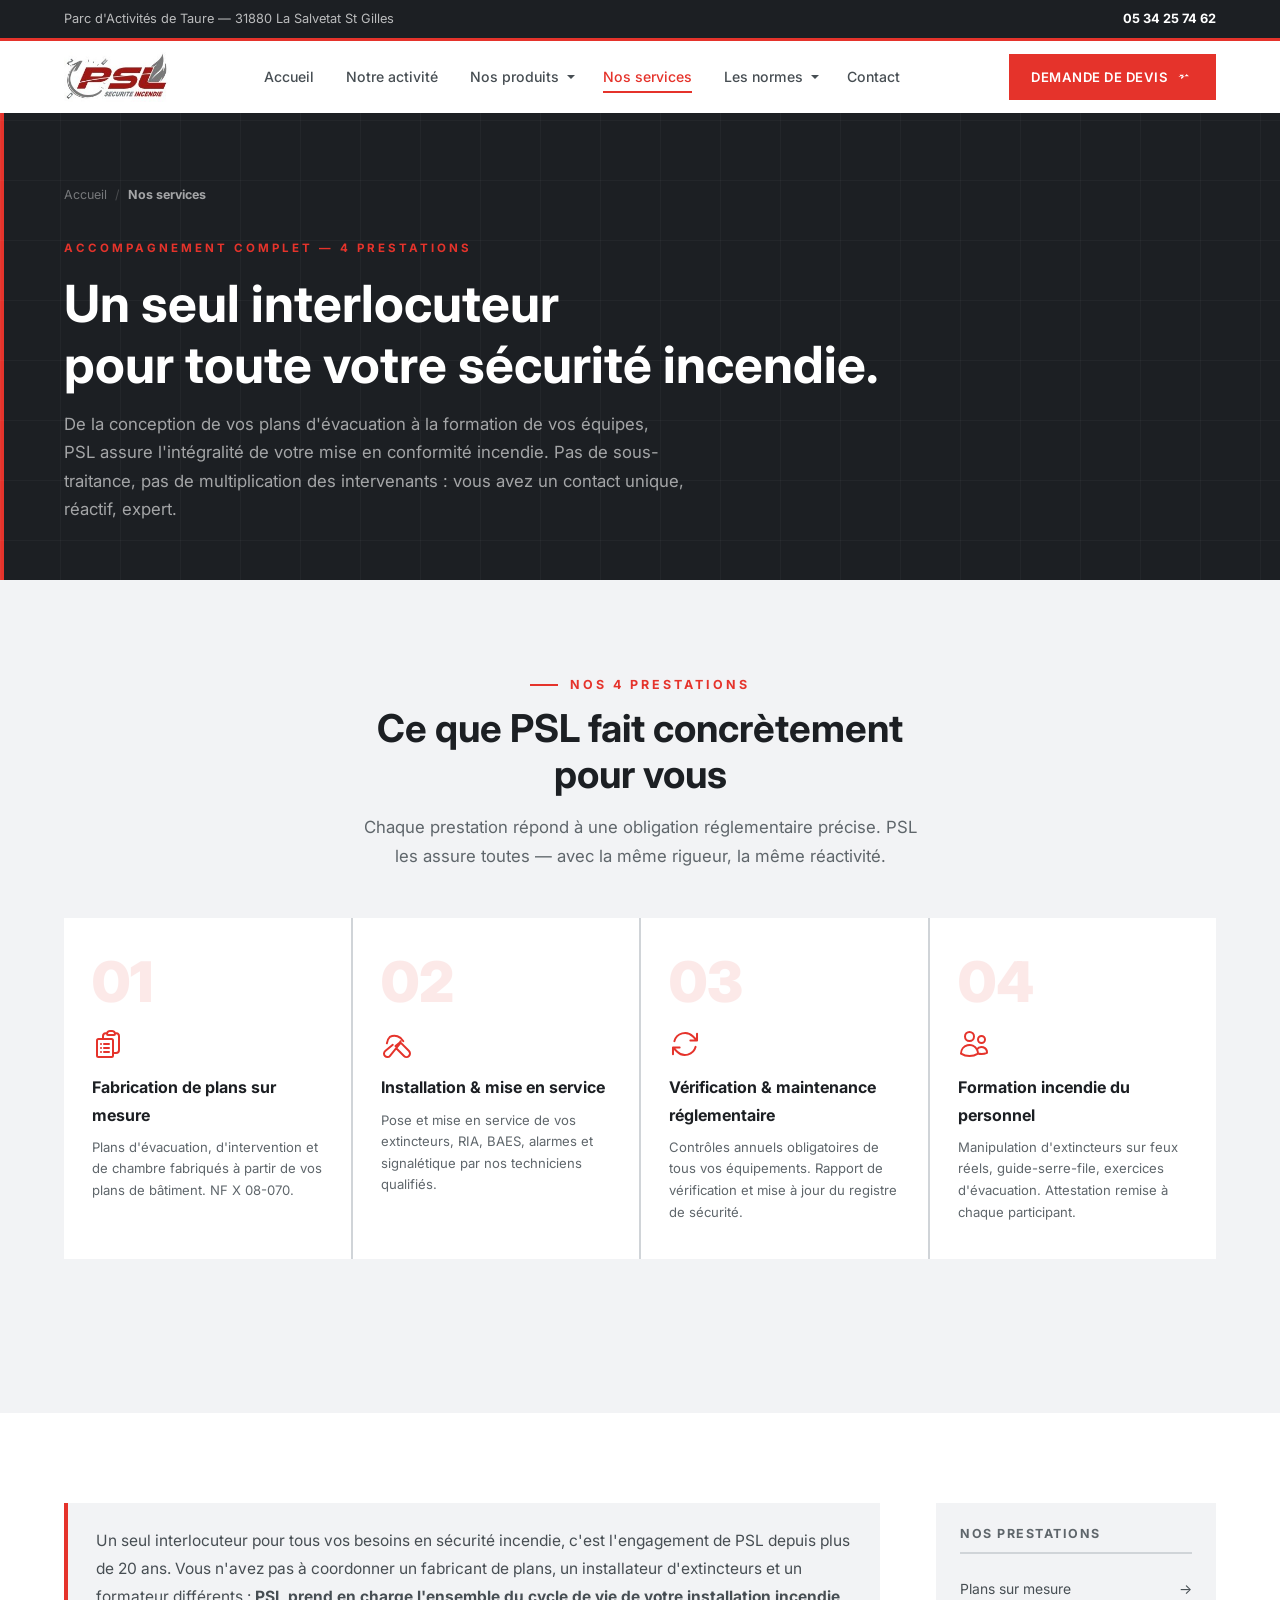
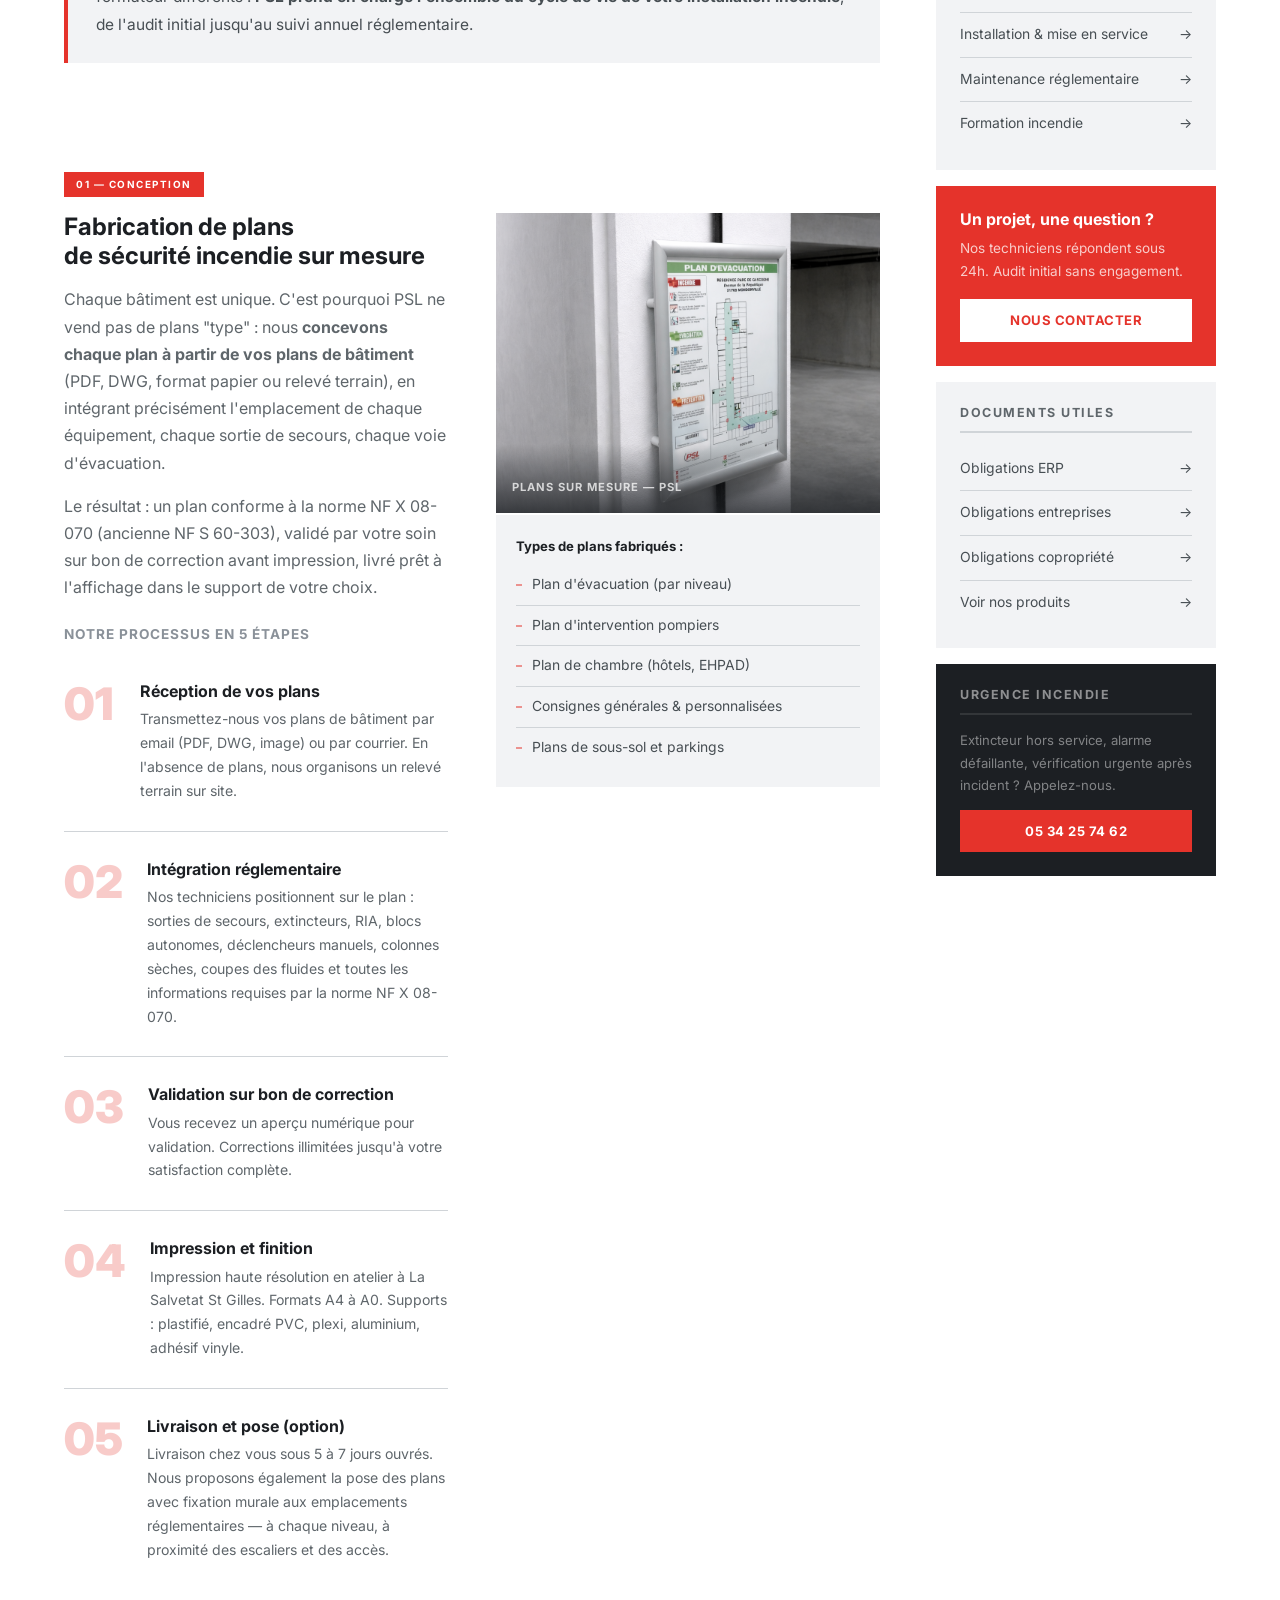
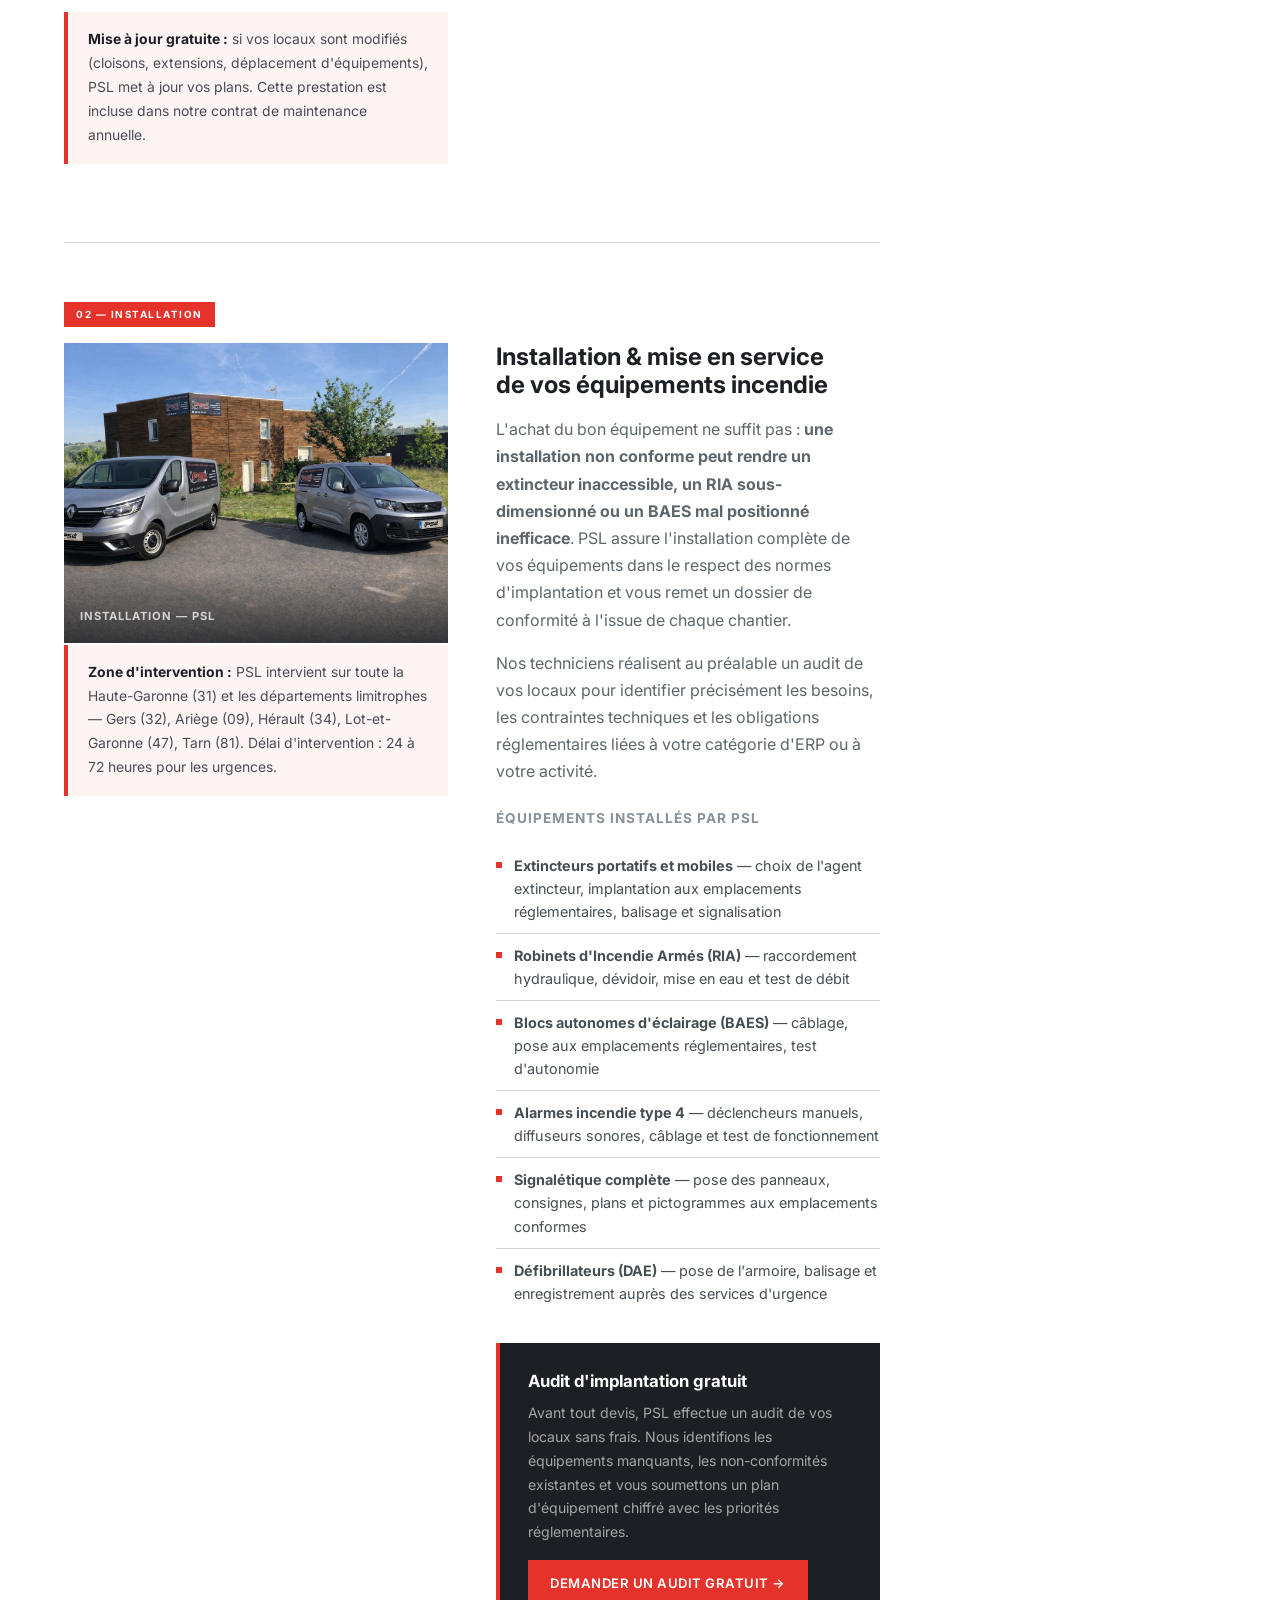
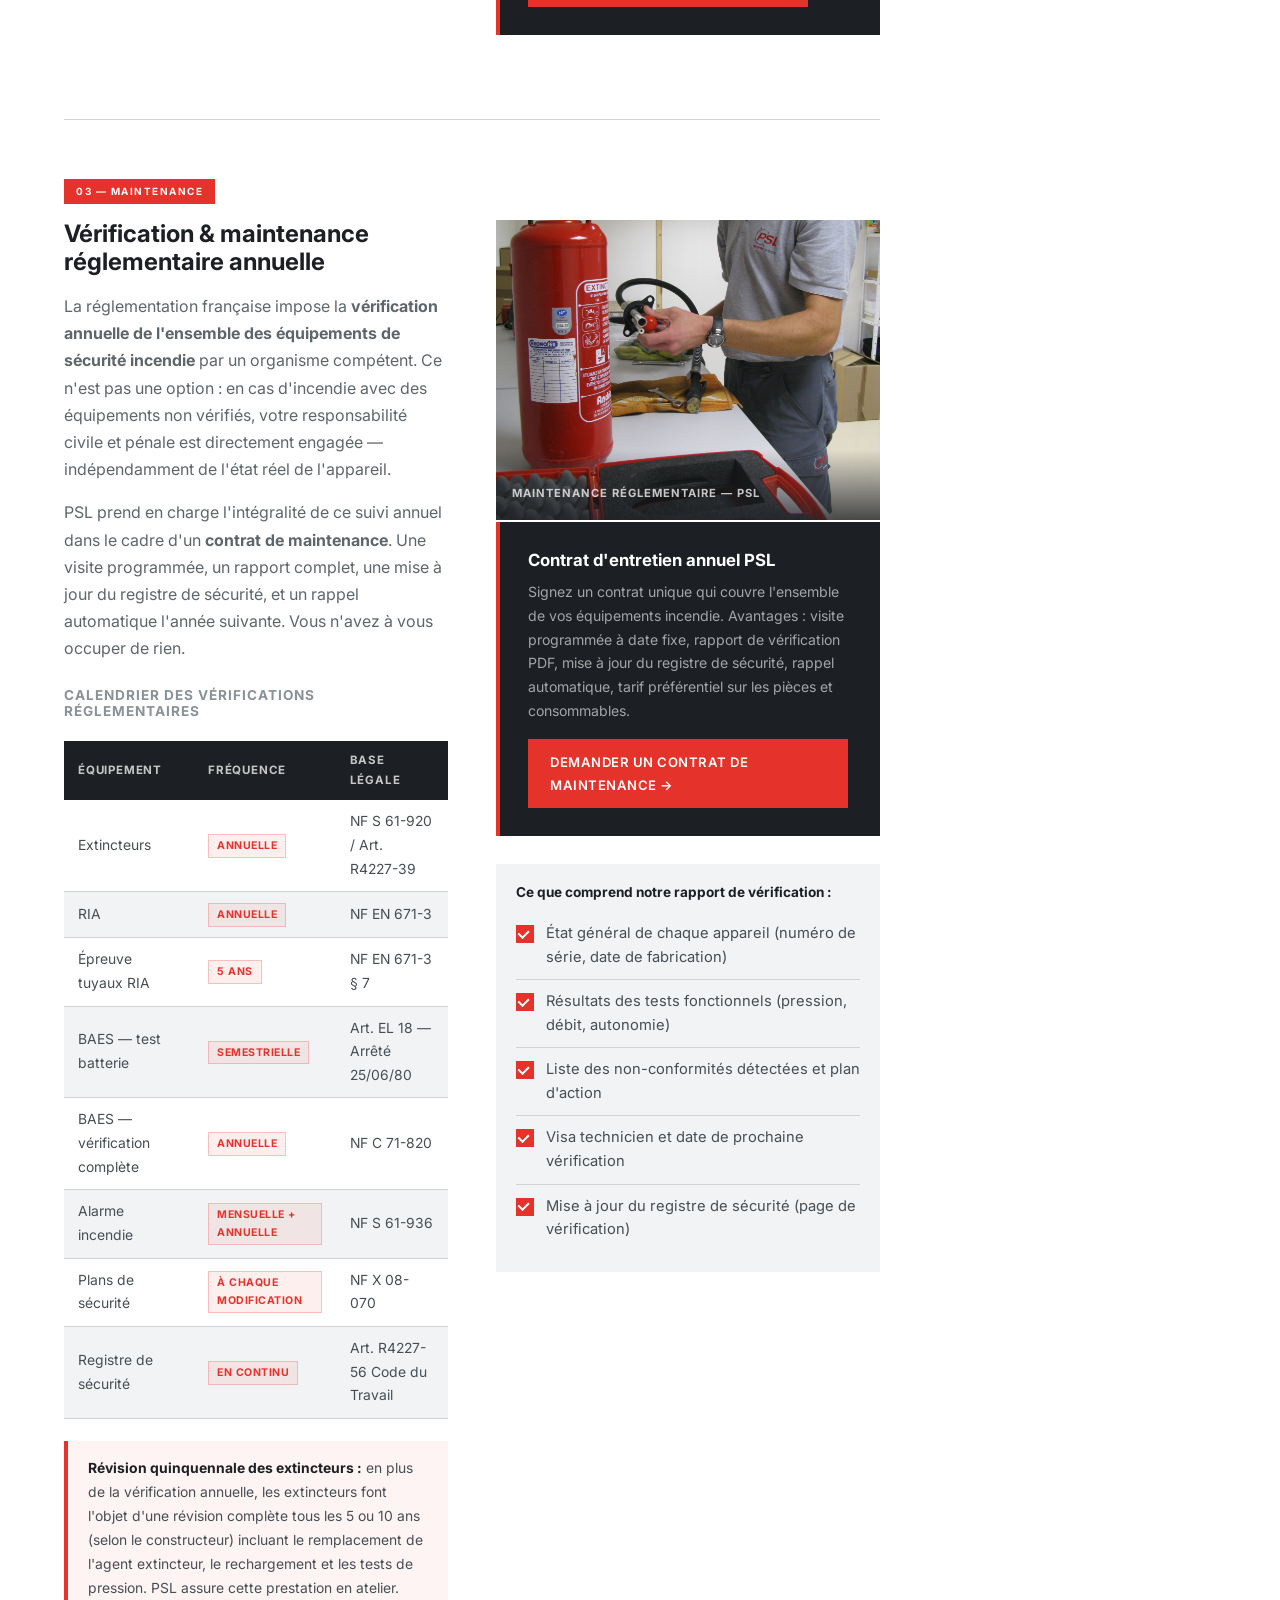
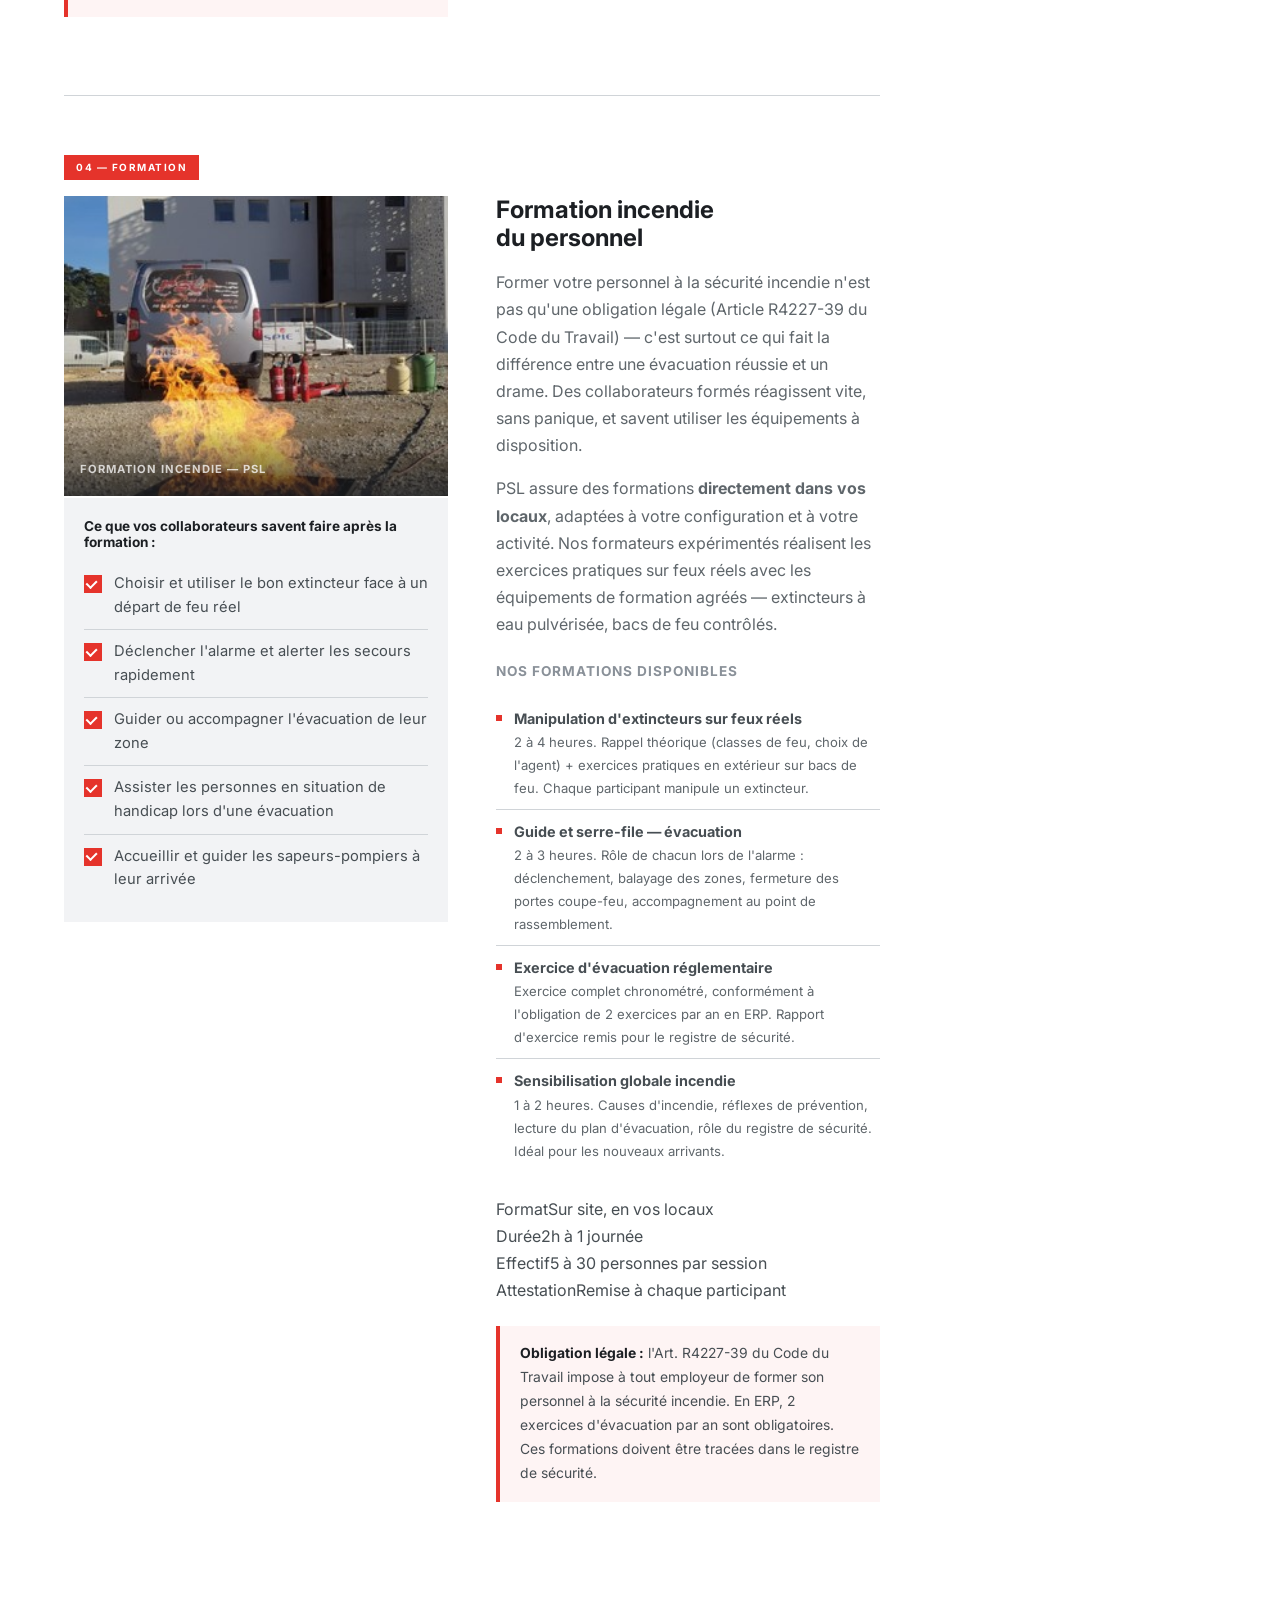
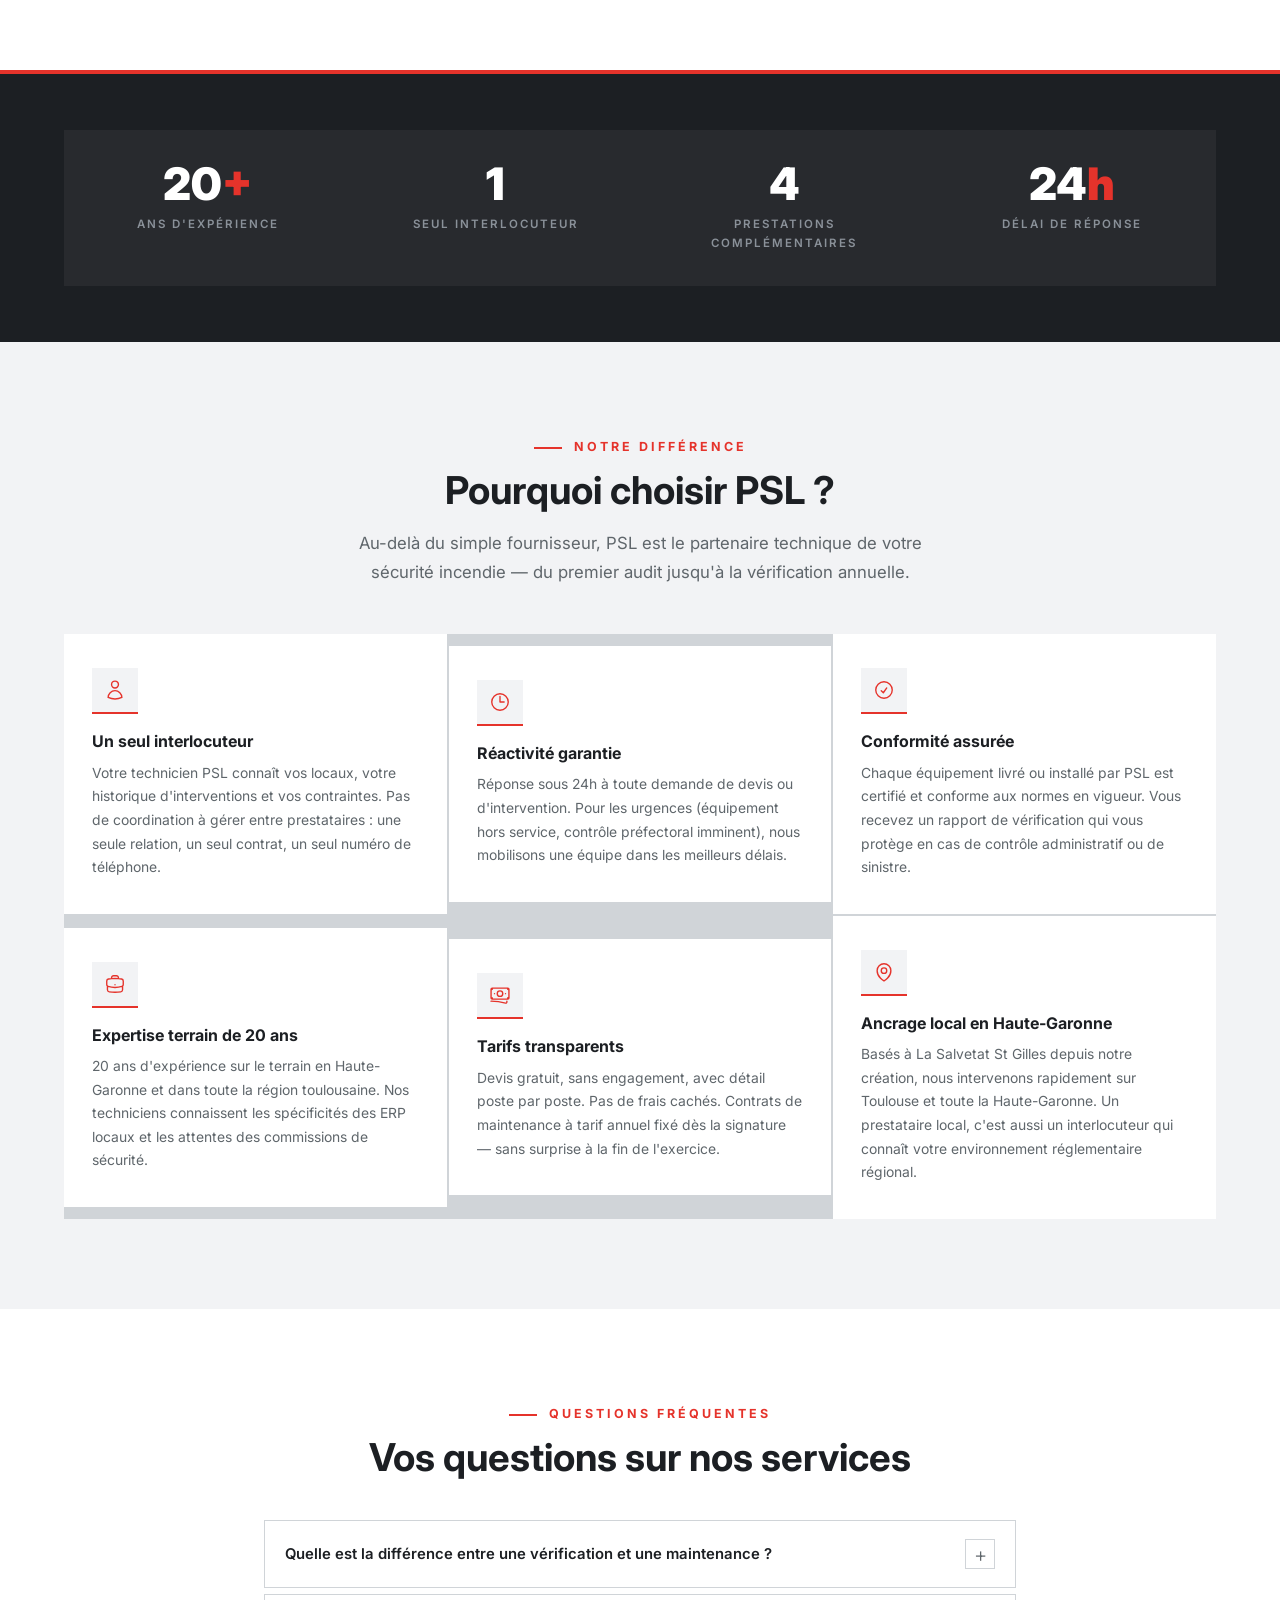
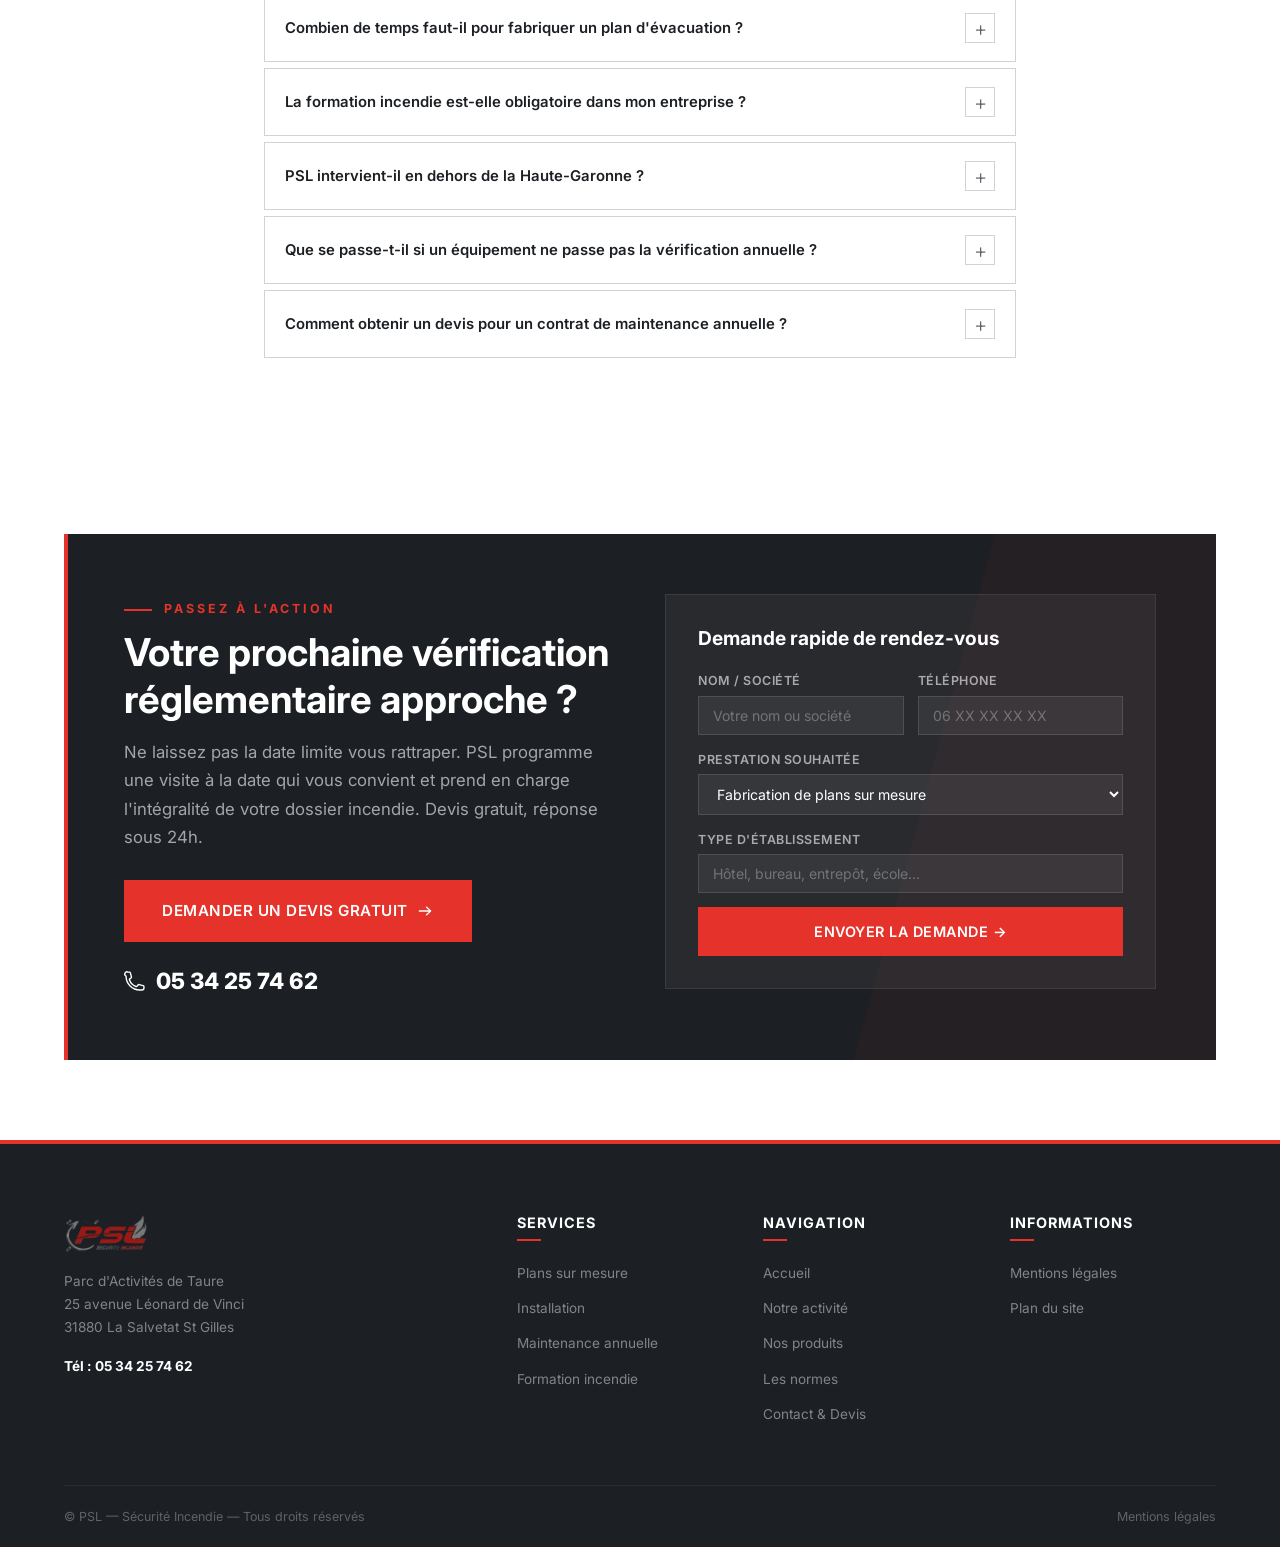
<file: nos-services.html>
<!DOCTYPE html>
<html lang="fr">
<head>
  <meta charset="UTF-8">
  <meta name="viewport" content="width=device-width, initial-scale=1.0">
  <link rel="icon" type="image/x-icon" href="Image/favicon.ico">
  <title>Services Sécurité Incendie | Plans sur mesure, Installation, Maintenance, Formation — PSL Toulouse (31)</title>
  <meta name="description" content="PSL assure 4 prestations clés en sécurité incendie : fabrication de plans d'évacuation sur mesure, installation d'équipements, vérification annuelle réglementaire et formation incendie du personnel. La Salvetat St Gilles (31).">
  <meta name="keywords" content="maintenance extincteurs Toulouse, vérification annuelle incendie, plans évacuation sur mesure, installation RIA BAES alarme, formation incendie personnel, bureau vérificateur incendie Haute-Garonne, PSL La Salvetat St Gilles">
  <meta name="robots" content="index,follow">
  <meta property="og:title" content="Services Sécurité Incendie — PSL Toulouse (31)">
  <meta property="og:description" content="Plans sur mesure, installation, vérification annuelle réglementaire et formation incendie. PSL, votre partenaire unique en sécurité incendie en Haute-Garonne.">
  <meta property="og:type" content="website">

  <link rel="preconnect" href="https://fonts.googleapis.com">
  <link rel="preconnect" href="https://fonts.gstatic.com" crossorigin>
  <link href="https://fonts.googleapis.com/css2?family=Inter:wght@400;500;600;700;800;900&display=swap" rel="stylesheet">
  <link rel="stylesheet" href="css/style.css">
  <link rel="stylesheet" href="css/style-pages.css">

  <style>
    /* ─── Cards overview services ─── */
    .services-ov-grid {
      display: grid;
      grid-template-columns: repeat(4, 1fr);
      gap: 2px;
      background: var(--gray-light);
      margin-bottom: 64px;
    }
    .sov-card {
      background: var(--white);
      padding: 36px 28px;
      text-decoration: none;
      display: block;
      transition: background .22s;
      position: relative;
      overflow: hidden;
    }
    .sov-card::before {
      content: '';
      position: absolute;
      top: 0; left: 0;
      width: 4px; height: 0;
      background: var(--red);
      transition: height .3s ease;
    }
    .sov-card:hover { background: var(--gray-bg); }
    .sov-card:hover::before { height: 100%; }
    .sov-num {
      font-size: 3.5rem;
      font-weight: 900;
      color: var(--red);
      opacity: .1;
      line-height: 1;
      margin-bottom: 18px;
    }
    .sov-icon { color: var(--red); margin-bottom: 14px; display: block; }
    .sov-title { font-size: 1rem; font-weight: 700; color: var(--dark); margin-bottom: 8px; }
    .sov-desc { font-size: .82rem; color: var(--gray); margin: 0; line-height: 1.65; }

    /* ─── Tag de service ─── */
    .service-tag {
      display: inline-block;
      background: var(--red);
      color: #fff;
      font-size: .62rem;
      font-weight: 700;
      text-transform: uppercase;
      letter-spacing: 1.5px;
      padding: 4px 12px;
      margin-bottom: 16px;
    }

    /* ─── Section de service ─── */
    .service-section {
      padding: 56px 0;
      border-bottom: 1px solid var(--gray-light);
      scroll-margin-top: 120px;
    }
    .service-section:last-child { border-bottom: none; }

    /* ─── Image service ─── */
    .service-img-wrap { position: relative; overflow: hidden; }
    .service-img-wrap img {
      width: 100%;
      height: 300px;
      object-fit: cover;
      display: block;
      transition: transform .5s ease;
    }
    .service-img-wrap:hover img { transform: scale(1.04); }
    .service-img-overlay {
      position: absolute;
      bottom: 0; left: 0; right: 0;
      background: linear-gradient(transparent, rgba(28,31,35,.78));
      padding: 28px 16px 14px;
    }
    .service-img-overlay span {
      font-size: .7rem;
      font-weight: 700;
      text-transform: uppercase;
      letter-spacing: 1px;
      color: rgba(255,255,255,.75);
    }

    /* ─── Liste bénéfices ─── */
    .benefits-list { list-style: none; padding: 0; margin: 18px 0; }
    .benefits-list li {
      display: flex;
      align-items: flex-start;
      gap: 12px;
      padding: 10px 0;
      border-bottom: 1px solid var(--gray-light);
      font-size: .9rem;
      color: var(--dark-gray);
      line-height: 1.6;
    }
    .benefits-list li:last-child { border-bottom: none; }
    .benefit-dot {
      width: 6px;
      height: 6px;
      background: var(--red);
      flex-shrink: 0;
      margin-top: 8px;
    }

    /* ─── Tableau maintenance ─── */
    .maint-table {
      width: 100%;
      border-collapse: collapse;
      margin: 22px 0;
      font-size: .87rem;
    }
    .maint-table th {
      background: var(--dark);
      color: rgba(255,255,255,.75);
      padding: 10px 14px;
      text-align: left;
      font-size: .72rem;
      text-transform: uppercase;
      letter-spacing: .8px;
      font-weight: 700;
    }
    .maint-table td { padding: 10px 14px; border-bottom: 1px solid var(--gray-light); color: var(--dark-gray); }
    .maint-table tr:nth-child(even) td { background: var(--gray-bg); }
    .maint-table .freq-badge {
      display: inline-block;
      font-size: .66rem;
      font-weight: 700;
      text-transform: uppercase;
      letter-spacing: .5px;
      padding: 2px 8px;
      background: rgba(229,51,43,.08);
      color: var(--red);
      border: 1px solid rgba(229,51,43,.25);
    }

    /* ─── Callout ─── */
    .callout {
      background: rgba(229,51,43,.05);
      border-left: 4px solid var(--red);
      padding: 16px 20px;
      margin: 22px 0;
    }
    .callout p { margin: 0; font-size: .87rem; line-height: 1.72; color: var(--dark-gray); }
    .callout strong { color: var(--dark); }

    /* ─── Callout sombre ─── */
    .callout-dark {
      background: var(--dark);
      padding: 28px 32px;
      margin: 28px 0;
      position: relative;
    }
    .callout-dark::before {
      content: '';
      position: absolute;
      left: 0; top: 0; bottom: 0;
      width: 4px;
      background: var(--red);
    }
    .callout-dark h4 { color: var(--white); margin-bottom: 10px; font-size: 1.05rem; }
    .callout-dark p { color: rgba(255,255,255,.6); font-size: .88rem; margin-bottom: 16px; line-height: 1.7; }

    /* ─── Pourquoi PSL ─── */
    .why-grid {
      display: grid;
      grid-template-columns: repeat(3, 1fr);
      gap: 2px;
      background: var(--gray-light);
    }
    .why-item {
      background: var(--white);
      padding: 34px 28px;
      transition: background .2s;
    }
    .why-item:hover { background: var(--gray-bg); }
    .why-icon-box {
      width: 46px;
      height: 46px;
      background: var(--gray-bg);
      display: flex;
      align-items: center;
      justify-content: center;
      color: var(--red);
      margin-bottom: 18px;
      border-bottom: 2px solid var(--red);
      flex-shrink: 0;
    }
    .why-item h4 { font-size: 1rem; margin-bottom: 10px; }
    .why-item p { font-size: .87rem; color: var(--gray); margin: 0; line-height: 1.7; }

    /* ─── FAQ ─── */
    .faq-item {
      border: 1px solid var(--gray-light);
      margin-bottom: 6px;
      transition: border-color .2s, box-shadow .2s;
    }
    .faq-item.open { border-color: var(--red); box-shadow: 0 0 0 1px rgba(229,51,43,.12); }
    .faq-question {
      padding: 18px 20px;
      display: flex;
      align-items: center;
      justify-content: space-between;
      cursor: pointer;
      gap: 16px;
      user-select: none;
    }
    .faq-question-text { font-size: .93rem; font-weight: 600; color: var(--dark); }
    .faq-toggle {
      width: 30px;
      height: 30px;
      border: 1px solid var(--gray-light);
      display: flex;
      align-items: center;
      justify-content: center;
      flex-shrink: 0;
      font-size: 1.3rem;
      font-weight: 300;
      color: var(--gray);
      transition: background .2s, color .2s, border-color .2s;
    }
    .faq-item.open .faq-toggle { background: var(--red); border-color: var(--red); color: #fff; }
    .faq-answer {
      display: none;
      padding: 0 20px 20px;
      font-size: .88rem;
      line-height: 1.78;
      color: var(--dark-gray);
      border-top: 1px solid var(--gray-light);
    }
    .faq-item.open .faq-answer { display: block; }

    /* ─── Stats services ─── */
    .services-stats {
      background: var(--dark);
      border-top: 4px solid var(--red);
      padding: 56px 0;
    }
    .services-stats-inner {
      display: grid;
      grid-template-columns: repeat(4, 1fr);
      gap: 1px;
      background: rgba(255,255,255,.05);
    }
    .sstat {
      padding: 32px 24px;
      text-align: center;
    }
    .sstat-num {
      font-size: 2.8rem;
      font-weight: 900;
      color: var(--white);
      line-height: 1;
      margin-bottom: 8px;
    }
    .sstat-num em { color: var(--red); font-style: normal; }
    .sstat-label {
      font-size: .72rem;
      font-weight: 600;
      text-transform: uppercase;
      letter-spacing: 2px;
      color: var(--gray-mid);
    }

    /* ─── Responsive ─── */
    @media (max-width: 1024px) {
      .services-ov-grid { grid-template-columns: repeat(2, 1fr); }
      .why-grid { grid-template-columns: 1fr 1fr; }
      .services-stats-inner { grid-template-columns: repeat(2, 1fr); }
    }
    @media (max-width: 768px) {
      .services-ov-grid { grid-template-columns: 1fr 1fr; }
      .why-grid { grid-template-columns: 1fr; }
      .services-stats-inner { grid-template-columns: 1fr 1fr; }
    }
    @media (max-width: 480px) {
      .services-ov-grid { grid-template-columns: 1fr; }
    }
  </style>
</head>
<body>

  <!-- ========== HEADER ========== -->
  <header class="header" id="header">
    <div class="header-top">
      <div class="container">
        <div class="header-top-left">
          <div class="header-top-item"><span>Parc d'Activités de Taure — 31880 La Salvetat St Gilles</span></div>
        </div>
        <div class="header-top-right">
          <a href="tel:0534257462" class="header-top-item" style="color:#fff;font-weight:700;"><span>05 34 25 74 62</span></a>
        </div>
      </div>
    </div>
    <nav class="nav-container">
      <a href="index-new.html" class="logo"><img src="logopsl - original - transparent.jpg" alt="PSL Sécurité Incendie — La Salvetat St Gilles"></a>
      <ul class="nav-menu" id="navMenu">
        <li class="nav-item"><a href="index-new.html" class="nav-link">Accueil</a></li>
        <li class="nav-item"><a href="notre-activite.html" class="nav-link">Notre activité</a></li>
        <li class="nav-item">
          <a href="nos-produits.html" class="nav-link has-dropdown">Nos produits</a>
          <div class="mega-menu">
            <a href="nos-produits.html#plans" class="mega-menu-item"><div class="mega-menu-text"><h4>Plans de sécurité incendie</h4><p>Évacuation, intervention, chambre</p></div></a>
            <a href="nos-produits.html#signaletique" class="mega-menu-item"><div class="mega-menu-text"><h4>Signalétique</h4><p>Consignes, pictos, panneaux</p></div></a>
            <a href="nos-produits.html#extincteurs" class="mega-menu-item"><div class="mega-menu-text"><h4>Extincteurs</h4><p>Eau, poudre, CO2 — certifiés NF/CE</p></div></a>
            <a href="nos-produits.html#ria" class="mega-menu-item"><div class="mega-menu-text"><h4>RIA</h4><p>Robinets d'Incendie Armés</p></div></a>
            <a href="nos-produits.html#blocs" class="mega-menu-item"><div class="mega-menu-text"><h4>Blocs autonomes</h4><p>Standard, SATI, anti-panique</p></div></a>
            <a href="nos-produits.html#alarmes" class="mega-menu-item"><div class="mega-menu-text"><h4>Alarmes incendie</h4><p>Type 4, déclencheurs, sirènes</p></div></a>
            <a href="nos-produits.html#accessoires" class="mega-menu-item"><div class="mega-menu-text"><h4>Accessoires</h4><p>Colonnes sèches, registres, bacs</p></div></a>
            <a href="nos-produits.html#securite-personnes" class="mega-menu-item"><div class="mega-menu-text"><h4>Sécurité des personnes</h4><p>EPI, trousses, défibrillateur</p></div></a>
            <a href="nos-produits.html#protection-domestique" class="mega-menu-item"><div class="mega-menu-text"><h4>Protection domestique</h4><p>Détecteurs, extincteurs, couvertures</p></div></a>
            <a href="extincteurs-sans-fluor.html" class="mega-menu-item"><div class="mega-menu-text"><h4>Transition PFAS</h4><p>Extincteurs sans fluor et conformité 2030</p></div></a>
          </div>
        </li>
        <li class="nav-item"><a href="nos-services.html" class="nav-link active">Nos services</a></li>
        <li class="nav-item">
          <a href="les-normes.html" class="nav-link has-dropdown">Les normes</a>
          <div class="dropdown-menu">
            <a href="les-normes.html#societe" class="dropdown-link">Une société</a>
            <a href="les-normes.html#collectivite" class="dropdown-link">Une collectivité</a>
            <a href="les-normes.html#syndic" class="dropdown-link">Un syndic</a>
            <a href="les-normes.html#commercant" class="dropdown-link">Un commerçant</a>
            <a href="les-normes.html#batiment" class="dropdown-link">Une entreprise du bâtiment</a>
            <a href="les-normes.html#particulier" class="dropdown-link">Un particulier</a>
          </div>
        </li>
        <li class="nav-item"><a href="contact.html" class="nav-link">Contact</a></li>
      </ul>
      <a href="contact.html" class="btn btn-primary btn-sm nav-cta">
        Demande de devis
        <svg class="btn-icon" viewBox="0 0 20 20" fill="currentColor"><path fill-rule="evenodd" d="M3 10a.75.75 0 01.75-.75h10.638L11.23 6.29a.75.75 0 010 1.08l-4.5 4.25a.75.75 0 11-1.04-1.08l3.158-2.96H3.75A.75.75 0 013 10z" clip-rule="evenodd"/></svg>
      </a>
      <button class="mobile-toggle" id="mobileToggle" aria-label="Menu"><span></span><span></span><span></span></button>
    </nav>
  </header>


  <!-- ========== PAGE HERO ========== -->
  <section class="page-hero">
    <div class="page-hero-bg"></div>
    <div class="container">
      <nav class="page-breadcrumb" aria-label="Fil d'Ariane">
        <a href="index-new.html">Accueil</a>
        <span>/</span>
        <strong>Nos services</strong>
      </nav>
      <span class="page-hero-eyebrow">Accompagnement complet — 4 prestations</span>
      <h1>Un seul interlocuteur<br>pour toute votre sécurité incendie.</h1>
      <p>De la conception de vos plans d'évacuation à la formation de vos équipes, PSL assure l'intégralité de votre mise en conformité incendie. Pas de sous-traitance, pas de multiplication des intervenants : vous avez un contact unique, réactif, expert.</p>
    </div>
  </section>


  <!-- ========== VUE D'ENSEMBLE 4 SERVICES ========== -->
  <section class="section section-gray">
    <div class="container">
      <div class="section-header center reveal" style="max-width:600px;margin:0 auto 48px;">
        <span class="section-label">Nos 4 prestations</span>
        <h2 class="section-title">Ce que PSL fait concrètement pour vous</h2>
        <p class="section-subtitle">Chaque prestation répond à une obligation réglementaire précise. PSL les assure toutes — avec la même rigueur, la même réactivité.</p>
      </div>

      <div class="services-ov-grid">
        <a href="#plans-mesure" class="sov-card reveal stagger-1">
          <div class="sov-num">01</div>
          <svg class="sov-icon" width="32" height="32" fill="none" viewBox="0 0 24 24" stroke="currentColor" stroke-width="1.5"><path stroke-linecap="round" stroke-linejoin="round" d="M9 12h3.75M9 15h3.75M9 18h3.75m3 .75H18a2.25 2.25 0 0 0 2.25-2.25V6.108c0-1.135-.845-2.098-1.976-2.192a48.424 48.424 0 0 0-1.123-.08m-5.801 0c-.065.21-.1.433-.1.664 0 .414.336.75.75.75h4.5a.75.75 0 0 0 .75-.75 2.25 2.25 0 0 0-.1-.664m-5.8 0A2.251 2.251 0 0 1 13.5 2.25H15c1.012 0 1.867.668 2.15 1.586m-5.8 0c-.376.023-.75.05-1.124.08C9.095 4.01 8.25 4.973 8.25 6.108V8.25m0 0H4.875c-.621 0-1.125.504-1.125 1.125v11.25c0 .621.504 1.125 1.125 1.125h9.75c.621 0 1.125-.504 1.125-1.125V9.375c0-.621-.504-1.125-1.125-1.125H8.25ZM6.75 12h.008v.008H6.75V12Zm0 3h.008v.008H6.75V15Zm0 3h.008v.008H6.75V18Z"/></svg>
          <div class="sov-title">Fabrication de plans sur mesure</div>
          <p class="sov-desc">Plans d'évacuation, d'intervention et de chambre fabriqués à partir de vos plans de bâtiment. NF X 08-070.</p>
        </a>
        <a href="#installation" class="sov-card reveal stagger-2">
          <div class="sov-num">02</div>
          <svg class="sov-icon" width="32" height="32" fill="none" viewBox="0 0 24 24" stroke="currentColor" stroke-width="1.5"><path stroke-linecap="round" stroke-linejoin="round" d="M11.42 15.17 17.25 21A2.652 2.652 0 0 0 21 17.25l-5.877-5.877M11.42 15.17l2.496-3.03c.317-.384.74-.626 1.208-.766M11.42 15.17l-4.655 5.653a2.548 2.548 0 1 1-3.586-3.586l5.654-4.654m5.886-2.714c-.17.468-.41.894-.793 1.21l-3.03 2.496m5.823-3.706A7.5 7.5 0 0 0 6.668 6.668c-1.29 1.29-2.093 2.997-2.273 4.8"/></svg>
          <div class="sov-title">Installation &amp; mise en service</div>
          <p class="sov-desc">Pose et mise en service de vos extincteurs, RIA, BAES, alarmes et signalétique par nos techniciens qualifiés.</p>
        </a>
        <a href="#maintenance" class="sov-card reveal stagger-3">
          <div class="sov-num">03</div>
          <svg class="sov-icon" width="32" height="32" fill="none" viewBox="0 0 24 24" stroke="currentColor" stroke-width="1.5"><path stroke-linecap="round" stroke-linejoin="round" d="M16.023 9.348h4.992v-.001M2.985 19.644v-4.992m0 0h4.992m-4.993 0 3.181 3.183a8.25 8.25 0 0 0 13.803-3.7M4.031 9.865a8.25 8.25 0 0 1 13.803-3.7l3.181 3.182m0-4.991v4.99"/></svg>
          <div class="sov-title">Vérification &amp; maintenance réglementaire</div>
          <p class="sov-desc">Contrôles annuels obligatoires de tous vos équipements. Rapport de vérification et mise à jour du registre de sécurité.</p>
        </a>
        <a href="#formation" class="sov-card reveal stagger-4">
          <div class="sov-num">04</div>
          <svg class="sov-icon" width="32" height="32" fill="none" viewBox="0 0 24 24" stroke="currentColor" stroke-width="1.5"><path stroke-linecap="round" stroke-linejoin="round" d="M15 19.128a9.38 9.38 0 0 0 2.625.372 9.337 9.337 0 0 0 4.121-.952 4.125 4.125 0 0 0-7.533-2.493M15 19.128v-.003c0-1.113-.285-2.16-.786-3.07M15 19.128v.106A12.318 12.318 0 0 1 8.624 21c-2.331 0-4.512-.645-6.374-1.766l-.001-.109a6.375 6.375 0 0 1 11.964-3.07M12 6.375a3.375 3.375 0 1 1-6.75 0 3.375 3.375 0 0 1 6.75 0Zm8.25 2.25a2.625 2.625 0 1 1-5.25 0 2.625 2.625 0 0 1 5.25 0Z"/></svg>
          <div class="sov-title">Formation incendie du personnel</div>
          <p class="sov-desc">Manipulation d'extincteurs sur feux réels, guide-serre-file, exercices d'évacuation. Attestation remise à chaque participant.</p>
        </a>
      </div>
    </div>
  </section>


  <!-- ========== DÉTAILS SERVICES ========== -->
  <section class="section">
    <div class="container">
      <div class="page-layout">

        <!-- ─── CONTENU ─── -->
        <div>

          <div class="intro-box reveal">
            <p>Un seul interlocuteur pour tous vos besoins en sécurité incendie, c'est l'engagement de PSL depuis plus de 20 ans. Vous n'avez pas à coordonner un fabricant de plans, un installateur d'extincteurs et un formateur différents : <strong>PSL prend en charge l'ensemble du cycle de vie de votre installation incendie</strong>, de l'audit initial jusqu'au suivi annuel réglementaire.</p>
          </div>


          <!-- ══════════════════════════════
               01 — FABRICATION PLANS MESURE
               ══════════════════════════════ -->
          <div id="plans-mesure" class="service-section reveal">
            <span class="service-tag">01 — Conception</span>
            <div style="display:grid;grid-template-columns:1fr 1fr;gap:48px;align-items:start;" class="srv-grid-2col">
              <div>
                <h2 style="font-size:1.5rem;margin-bottom:16px;">Fabrication de plans<br>de sécurité incendie sur mesure</h2>
                <p>Chaque bâtiment est unique. C'est pourquoi PSL ne vend pas de plans "type" : nous <strong>concevons chaque plan à partir de vos plans de bâtiment</strong> (PDF, DWG, format papier ou relevé terrain), en intégrant précisément l'emplacement de chaque équipement, chaque sortie de secours, chaque voie d'évacuation.</p>
                <p>Le résultat : un plan conforme à la norme NF X 08-070 (ancienne NF S 60-303), validé par votre soin sur bon de correction avant impression, livré prêt à l'affichage dans le support de votre choix.</p>

                <h4 style="margin:24px 0 12px;font-size:.85rem;text-transform:uppercase;letter-spacing:1px;color:var(--gray-mid);">Notre processus en 5 étapes</h4>
                <div class="process-list">
                  <div class="process-item">
                    <div class="process-num"></div>
                    <div class="process-content">
                      <h4>Réception de vos plans</h4>
                      <p>Transmettez-nous vos plans de bâtiment par email (PDF, DWG, image) ou par courrier. En l'absence de plans, nous organisons un relevé terrain sur site.</p>
                    </div>
                  </div>
                  <div class="process-item">
                    <div class="process-num"></div>
                    <div class="process-content">
                      <h4>Intégration réglementaire</h4>
                      <p>Nos techniciens positionnent sur le plan : sorties de secours, extincteurs, RIA, blocs autonomes, déclencheurs manuels, colonnes sèches, coupes des fluides et toutes les informations requises par la norme NF X 08-070.</p>
                    </div>
                  </div>
                  <div class="process-item">
                    <div class="process-num"></div>
                    <div class="process-content">
                      <h4>Validation sur bon de correction</h4>
                      <p>Vous recevez un aperçu numérique pour validation. Corrections illimitées jusqu'à votre satisfaction complète.</p>
                    </div>
                  </div>
                  <div class="process-item">
                    <div class="process-num"></div>
                    <div class="process-content">
                      <h4>Impression et finition</h4>
                      <p>Impression haute résolution en atelier à La Salvetat St Gilles. Formats A4 à A0. Supports : plastifié, encadré PVC, plexi, aluminium, adhésif vinyle.</p>
                    </div>
                  </div>
                  <div class="process-item">
                    <div class="process-num"></div>
                    <div class="process-content">
                      <h4>Livraison et pose (option)</h4>
                      <p>Livraison chez vous sous 5 à 7 jours ouvrés. Nous proposons également la pose des plans avec fixation murale aux emplacements réglementaires — à chaque niveau, à proximité des escaliers et des accès.</p>
                    </div>
                  </div>
                </div>

                <div class="callout">
                  <p><strong>Mise à jour gratuite :</strong> si vos locaux sont modifiés (cloisons, extensions, déplacement d'équipements), PSL met à jour vos plans. Cette prestation est incluse dans notre contrat de maintenance annuelle.</p>
                </div>
              </div>

              <div>
                <div class="service-img-wrap" style="margin-bottom:2px;">
                  <img src="Image/PEVAC.png" alt="Fabrication plans d'évacuation incendie sur mesure — PSL">
                  <div class="service-img-overlay"><span>Plans sur mesure — PSL</span></div>
                </div>
                <div style="background:var(--gray-bg);padding:20px;">
                  <p style="font-size:.82rem;margin:0;line-height:1.7;color:var(--gray);">
                    <strong style="color:var(--dark);display:block;margin-bottom:8px;">Types de plans fabriqués :</strong>
                  </p>
                  <ul class="product-sub-list" style="margin-top:0;">
                    <li>Plan d'évacuation (par niveau)</li>
                    <li>Plan d'intervention pompiers</li>
                    <li>Plan de chambre (hôtels, EHPAD)</li>
                    <li>Consignes générales &amp; personnalisées</li>
                    <li>Plans de sous-sol et parkings</li>
                  </ul>
                </div>
              </div>
            </div>
          </div>


          <!-- ══════════════════════════════
               02 — INSTALLATION
               ══════════════════════════════ -->
          <div id="installation" class="service-section reveal">
            <span class="service-tag">02 — Installation</span>
            <div style="display:grid;grid-template-columns:1fr 1fr;gap:48px;align-items:start;" class="srv-grid-2col">
              <div>
                <div class="service-img-wrap" style="margin-bottom:2px;">
                  <img src="Image/PHOTOSTFOYCAMION.png" alt="Installation équipements sécurité incendie PSL Toulouse Haute-Garonne">
                  <div class="service-img-overlay"><span>Installation — PSL</span></div>
                </div>
                <div class="callout" style="margin-top:2px;">
                  <p><strong>Zone d'intervention :</strong> PSL intervient sur toute la Haute-Garonne (31) et les départements limitrophes — Gers (32), Ariège (09), Hérault (34), Lot-et-Garonne (47), Tarn (81). Délai d'intervention : 24 à 72 heures pour les urgences.</p>
                </div>
              </div>

              <div>
                <h2 style="font-size:1.5rem;margin-bottom:16px;">Installation &amp; mise en service<br>de vos équipements incendie</h2>
                <p>L'achat du bon équipement ne suffit pas : <strong>une installation non conforme peut rendre un extincteur inaccessible, un RIA sous-dimensionné ou un BAES mal positionné inefficace</strong>. PSL assure l'installation complète de vos équipements dans le respect des normes d'implantation et vous remet un dossier de conformité à l'issue de chaque chantier.</p>
                <p>Nos techniciens réalisent au préalable un audit de vos locaux pour identifier précisément les besoins, les contraintes techniques et les obligations réglementaires liées à votre catégorie d'ERP ou à votre activité.</p>

                <h4 style="margin:24px 0 12px;font-size:.85rem;text-transform:uppercase;letter-spacing:1px;color:var(--gray-mid);">Équipements installés par PSL</h4>
                <ul class="benefits-list">
                  <li><div class="benefit-dot"></div><div><strong>Extincteurs portatifs et mobiles</strong> — choix de l'agent extincteur, implantation aux emplacements réglementaires, balisage et signalisation</div></li>
                  <li><div class="benefit-dot"></div><div><strong>Robinets d'Incendie Armés (RIA)</strong> — raccordement hydraulique, dévidoir, mise en eau et test de débit</div></li>
                  <li><div class="benefit-dot"></div><div><strong>Blocs autonomes d'éclairage (BAES)</strong> — câblage, pose aux emplacements réglementaires, test d'autonomie</div></li>
                  <li><div class="benefit-dot"></div><div><strong>Alarmes incendie type 4</strong> — déclencheurs manuels, diffuseurs sonores, câblage et test de fonctionnement</div></li>
                  <li><div class="benefit-dot"></div><div><strong>Signalétique complète</strong> — pose des panneaux, consignes, plans et pictogrammes aux emplacements conformes</div></li>
                  <li><div class="benefit-dot"></div><div><strong>Défibrillateurs (DAE)</strong> — pose de l'armoire, balisage et enregistrement auprès des services d'urgence</div></li>
                </ul>

                <div class="callout-dark">
                  <h4>Audit d'implantation gratuit</h4>
                  <p>Avant tout devis, PSL effectue un audit de vos locaux sans frais. Nous identifions les équipements manquants, les non-conformités existantes et vous soumettons un plan d'équipement chiffré avec les priorités réglementaires.</p>
                  <a href="contact.html" class="btn btn-primary btn-sm" style="display:inline-flex;">Demander un audit gratuit →</a>
                </div>
              </div>
            </div>
          </div>


          <!-- ══════════════════════════════
               03 — MAINTENANCE
               ══════════════════════════════ -->
          <div id="maintenance" class="service-section reveal">
            <span class="service-tag">03 — Maintenance</span>
            <div style="display:grid;grid-template-columns:1fr 1fr;gap:48px;align-items:start;" class="srv-grid-2col">
              <div>
                <h2 style="font-size:1.5rem;margin-bottom:16px;">Vérification &amp; maintenance<br>réglementaire annuelle</h2>
                <p>La réglementation française impose la <strong>vérification annuelle de l'ensemble des équipements de sécurité incendie</strong> par un organisme compétent. Ce n'est pas une option : en cas d'incendie avec des équipements non vérifiés, votre responsabilité civile et pénale est directement engagée — indépendamment de l'état réel de l'appareil.</p>
                <p>PSL prend en charge l'intégralité de ce suivi annuel dans le cadre d'un <strong>contrat de maintenance</strong>. Une visite programmée, un rapport complet, une mise à jour du registre de sécurité, et un rappel automatique l'année suivante. Vous n'avez à vous occuper de rien.</p>

                <h4 style="margin:24px 0 12px;font-size:.85rem;text-transform:uppercase;letter-spacing:1px;color:var(--gray-mid);">Calendrier des vérifications réglementaires</h4>

                <table class="maint-table">
                  <thead>
                    <tr>
                      <th>Équipement</th>
                      <th>Fréquence</th>
                      <th>Base légale</th>
                    </tr>
                  </thead>
                  <tbody>
                    <tr>
                      <td>Extincteurs</td>
                      <td><span class="freq-badge">Annuelle</span></td>
                      <td>NF S 61-920 / Art. R4227-39</td>
                    </tr>
                    <tr>
                      <td>RIA</td>
                      <td><span class="freq-badge">Annuelle</span></td>
                      <td>NF EN 671-3</td>
                    </tr>
                    <tr>
                      <td>Épreuve tuyaux RIA</td>
                      <td><span class="freq-badge">5 ans</span></td>
                      <td>NF EN 671-3 § 7</td>
                    </tr>
                    <tr>
                      <td>BAES — test batterie</td>
                      <td><span class="freq-badge">Semestrielle</span></td>
                      <td>Art. EL 18 — Arrêté 25/06/80</td>
                    </tr>
                    <tr>
                      <td>BAES — vérification complète</td>
                      <td><span class="freq-badge">Annuelle</span></td>
                      <td>NF C 71-820</td>
                    </tr>
                    <tr>
                      <td>Alarme incendie</td>
                      <td><span class="freq-badge">Mensuelle + annuelle</span></td>
                      <td>NF S 61-936</td>
                    </tr>
                    <tr>
                      <td>Plans de sécurité</td>
                      <td><span class="freq-badge">À chaque modification</span></td>
                      <td>NF X 08-070</td>
                    </tr>
                    <tr>
                      <td>Registre de sécurité</td>
                      <td><span class="freq-badge">En continu</span></td>
                      <td>Art. R4227-56 Code du Travail</td>
                    </tr>
                  </tbody>
                </table>

                <div class="callout">
                  <p><strong>Révision quinquennale des extincteurs :</strong> en plus de la vérification annuelle, les extincteurs font l'objet d'une révision complète tous les 5 ou 10 ans (selon le constructeur) incluant le remplacement de l'agent extincteur, le rechargement et les tests de pression. PSL assure cette prestation en atelier.</p>
                </div>
              </div>

              <div>
                <div class="service-img-wrap">
                  <img src="Image/MAINEXT.jpg" alt="Maintenance vérification annuelle extincteurs RIA BAES — PSL">
                  <div class="service-img-overlay"><span>Maintenance réglementaire — PSL</span></div>
                </div>

                <div class="callout-dark" style="margin-top:2px;">
                  <h4>Contrat d'entretien annuel PSL</h4>
                  <p>Signez un contrat unique qui couvre l'ensemble de vos équipements incendie. Avantages : visite programmée à date fixe, rapport de vérification PDF, mise à jour du registre de sécurité, rappel automatique, tarif préférentiel sur les pièces et consommables.</p>
                  <a href="contact.html" class="btn btn-primary btn-sm" style="display:inline-flex;">Demander un contrat de maintenance →</a>
                </div>

                <div style="background:var(--gray-bg);padding:20px;margin-top:2px;">
                  <h4 style="font-size:.85rem;margin-bottom:12px;color:var(--dark);">Ce que comprend notre rapport de vérification :</h4>
                  <ul class="checklist" style="margin:0;">
                    <li><div class="checklist-check"></div>État général de chaque appareil (numéro de série, date de fabrication)</li>
                    <li><div class="checklist-check"></div>Résultats des tests fonctionnels (pression, débit, autonomie)</li>
                    <li><div class="checklist-check"></div>Liste des non-conformités détectées et plan d'action</li>
                    <li><div class="checklist-check"></div>Visa technicien et date de prochaine vérification</li>
                    <li><div class="checklist-check"></div>Mise à jour du registre de sécurité (page de vérification)</li>
                  </ul>
                </div>
              </div>
            </div>
          </div>


          <!-- ══════════════════════════════
               04 — FORMATION
               ══════════════════════════════ -->
          <div id="formation" class="service-section reveal" style="border-bottom:none;">
            <span class="service-tag">04 — Formation</span>
            <div style="display:grid;grid-template-columns:1fr 1fr;gap:48px;align-items:start;" class="srv-grid-2col">
              <div>
                <div class="service-img-wrap">
                  <img src="Image/FORMA.jpg" alt="Formation incendie manipulation extincteurs guide serre-file — PSL">
                  <div class="service-img-overlay"><span>Formation incendie — PSL</span></div>
                </div>

                <div style="background:var(--gray-bg);padding:20px;margin-top:2px;">
                  <h4 style="font-size:.85rem;margin-bottom:12px;color:var(--dark);">Ce que vos collaborateurs savent faire après la formation :</h4>
                  <ul class="checklist" style="margin:0;">
                    <li><div class="checklist-check"></div>Choisir et utiliser le bon extincteur face à un départ de feu réel</li>
                    <li><div class="checklist-check"></div>Déclencher l'alarme et alerter les secours rapidement</li>
                    <li><div class="checklist-check"></div>Guider ou accompagner l'évacuation de leur zone</li>
                    <li><div class="checklist-check"></div>Assister les personnes en situation de handicap lors d'une évacuation</li>
                    <li><div class="checklist-check"></div>Accueillir et guider les sapeurs-pompiers à leur arrivée</li>
                  </ul>
                </div>
              </div>

              <div>
                <h2 style="font-size:1.5rem;margin-bottom:16px;">Formation incendie<br>du personnel</h2>
                <p>Former votre personnel à la sécurité incendie n'est pas qu'une obligation légale (Article R4227-39 du Code du Travail) — c'est surtout ce qui fait la différence entre une évacuation réussie et un drame. Des collaborateurs formés réagissent vite, sans panique, et savent utiliser les équipements à disposition.</p>
                <p>PSL assure des formations <strong>directement dans vos locaux</strong>, adaptées à votre configuration et à votre activité. Nos formateurs expérimentés réalisent les exercices pratiques sur feux réels avec les équipements de formation agréés — extincteurs à eau pulvérisée, bacs de feu contrôlés.</p>

                <h4 style="margin:24px 0 12px;font-size:.85rem;text-transform:uppercase;letter-spacing:1px;color:var(--gray-mid);">Nos formations disponibles</h4>
                <ul class="benefits-list">
                  <li><div class="benefit-dot"></div>
                    <div>
                      <strong>Manipulation d'extincteurs sur feux réels</strong><br>
                      <span style="font-size:.82rem;color:var(--gray);">2 à 4 heures. Rappel théorique (classes de feu, choix de l'agent) + exercices pratiques en extérieur sur bacs de feu. Chaque participant manipule un extincteur.</span>
                    </div>
                  </li>
                  <li><div class="benefit-dot"></div>
                    <div>
                      <strong>Guide et serre-file — évacuation</strong><br>
                      <span style="font-size:.82rem;color:var(--gray);">2 à 3 heures. Rôle de chacun lors de l'alarme : déclenchement, balayage des zones, fermeture des portes coupe-feu, accompagnement au point de rassemblement.</span>
                    </div>
                  </li>
                  <li><div class="benefit-dot"></div>
                    <div>
                      <strong>Exercice d'évacuation réglementaire</strong><br>
                      <span style="font-size:.82rem;color:var(--gray);">Exercice complet chronométré, conformément à l'obligation de 2 exercices par an en ERP. Rapport d'exercice remis pour le registre de sécurité.</span>
                    </div>
                  </li>
                  <li><div class="benefit-dot"></div>
                    <div>
                      <strong>Sensibilisation globale incendie</strong><br>
                      <span style="font-size:.82rem;color:var(--gray);">1 à 2 heures. Causes d'incendie, réflexes de prévention, lecture du plan d'évacuation, rôle du registre de sécurité. Idéal pour les nouveaux arrivants.</span>
                    </div>
                  </li>
                </ul>

                <div class="spec-grid" style="margin-top:24px;">
                  <div class="spec-item"><span class="spec-label">Format</span><span class="spec-value">Sur site, en vos locaux</span></div>
                  <div class="spec-item"><span class="spec-label">Durée</span><span class="spec-value">2h à 1 journée</span></div>
                  <div class="spec-item"><span class="spec-label">Effectif</span><span class="spec-value">5 à 30 personnes par session</span></div>
                  <div class="spec-item"><span class="spec-label">Attestation</span><span class="spec-value">Remise à chaque participant</span></div>
                </div>

                <div class="callout">
                  <p><strong>Obligation légale :</strong> l'Art. R4227-39 du Code du Travail impose à tout employeur de former son personnel à la sécurité incendie. En ERP, 2 exercices d'évacuation par an sont obligatoires. Ces formations doivent être tracées dans le registre de sécurité.</p>
                </div>
              </div>
            </div>
          </div>

        </div><!-- fin contenu -->


        <!-- ─── SIDEBAR ─── -->
        <aside class="page-sidebar">
          <div class="sidebar-widget">
            <h4>Nos prestations</h4>
            <ul class="sidebar-nav-list">
              <li><a href="#plans-mesure">Plans sur mesure <span>→</span></a></li>
              <li><a href="#installation">Installation &amp; mise en service <span>→</span></a></li>
              <li><a href="#maintenance">Maintenance réglementaire <span>→</span></a></li>
              <li><a href="#formation">Formation incendie <span>→</span></a></li>
            </ul>
          </div>

          <div class="sidebar-cta">
            <h4>Un projet, une question ?</h4>
            <p>Nos techniciens répondent sous 24h. Audit initial sans engagement.</p>
            <a href="contact.html">Nous contacter</a>
          </div>

          <div class="sidebar-widget" style="margin-top:16px;">
            <h4>Documents utiles</h4>
            <ul class="sidebar-nav-list">
              <li><a href="les-normes.html">Obligations ERP <span>→</span></a></li>
              <li><a href="les-normes.html#societe">Obligations entreprises <span>→</span></a></li>
              <li><a href="les-normes.html#syndic">Obligations copropriété <span>→</span></a></li>
              <li><a href="nos-produits.html">Voir nos produits <span>→</span></a></li>
            </ul>
          </div>

          <div class="sidebar-widget" style="margin-top:16px;background:var(--dark);">
            <h4 style="color:rgba(255,255,255,.5);border-bottom-color:rgba(255,255,255,.1);">Urgence incendie</h4>
            <p style="font-size:.82rem;color:rgba(255,255,255,.45);margin-bottom:14px;line-height:1.7;">Extincteur hors service, alarme défaillante, vérification urgente après incident ? Appelez-nous.</p>
            <a href="tel:0534257462" style="display:block;background:var(--red);color:#fff;text-align:center;padding:10px;font-size:.82rem;font-weight:700;text-transform:uppercase;letter-spacing:.5px;">05 34 25 74 62</a>
          </div>
        </aside>

      </div><!-- fin page-layout -->
    </div>
  </section>


  <!-- ========== STATS PSL ========== -->
  <div class="services-stats">
    <div class="container">
      <div class="services-stats-inner">
        <div class="sstat reveal">
          <div class="sstat-num">20<em>+</em></div>
          <div class="sstat-label">Ans d'expérience</div>
        </div>
        <div class="sstat reveal stagger-2">
          <div class="sstat-num">1</div>
          <div class="sstat-label">Seul interlocuteur</div>
        </div>
        <div class="sstat reveal stagger-3">
          <div class="sstat-num">4</div>
          <div class="sstat-label">Prestations complémentaires</div>
        </div>
        <div class="sstat reveal stagger-4">
          <div class="sstat-num">24<em>h</em></div>
          <div class="sstat-label">Délai de réponse</div>
        </div>
      </div>
    </div>
  </div>


  <!-- ========== POURQUOI PSL ========== -->
  <section class="section section-gray">
    <div class="container">
      <div class="section-header center reveal" style="max-width:580px;margin:0 auto 48px;">
        <span class="section-label">Notre différence</span>
        <h2 class="section-title">Pourquoi choisir PSL ?</h2>
        <p class="section-subtitle">Au-delà du simple fournisseur, PSL est le partenaire technique de votre sécurité incendie — du premier audit jusqu'à la vérification annuelle.</p>
      </div>

      <div class="why-grid">
        <div class="why-item reveal stagger-1">
          <div class="why-icon-box">
            <svg width="22" height="22" fill="none" viewBox="0 0 24 24" stroke="currentColor" stroke-width="1.5"><path stroke-linecap="round" stroke-linejoin="round" d="M15.75 6a3.75 3.75 0 1 1-7.5 0 3.75 3.75 0 0 1 7.5 0ZM4.501 20.118a7.5 7.5 0 0 1 14.998 0A17.933 17.933 0 0 1 12 21.75c-2.676 0-5.216-.584-7.499-1.632Z"/></svg>
          </div>
          <h4>Un seul interlocuteur</h4>
          <p>Votre technicien PSL connaît vos locaux, votre historique d'interventions et vos contraintes. Pas de coordination à gérer entre prestataires : une seule relation, un seul contrat, un seul numéro de téléphone.</p>
        </div>
        <div class="why-item reveal stagger-2">
          <div class="why-icon-box">
            <svg width="22" height="22" fill="none" viewBox="0 0 24 24" stroke="currentColor" stroke-width="1.5"><path stroke-linecap="round" stroke-linejoin="round" d="M12 6v6h4.5m4.5 0a9 9 0 1 1-18 0 9 9 0 0 1 18 0Z"/></svg>
          </div>
          <h4>Réactivité garantie</h4>
          <p>Réponse sous 24h à toute demande de devis ou d'intervention. Pour les urgences (équipement hors service, contrôle préfectoral imminent), nous mobilisons une équipe dans les meilleurs délais.</p>
        </div>
        <div class="why-item reveal stagger-3">
          <div class="why-icon-box">
            <svg width="22" height="22" fill="none" viewBox="0 0 24 24" stroke="currentColor" stroke-width="1.5"><path stroke-linecap="round" stroke-linejoin="round" d="M9 12.75 11.25 15 15 9.75M21 12a9 9 0 1 1-18 0 9 9 0 0 1 18 0Z"/></svg>
          </div>
          <h4>Conformité assurée</h4>
          <p>Chaque équipement livré ou installé par PSL est certifié et conforme aux normes en vigueur. Vous recevez un rapport de vérification qui vous protège en cas de contrôle administratif ou de sinistre.</p>
        </div>
        <div class="why-item reveal stagger-4">
          <div class="why-icon-box">
            <svg width="22" height="22" fill="none" viewBox="0 0 24 24" stroke="currentColor" stroke-width="1.5"><path stroke-linecap="round" stroke-linejoin="round" d="M20.25 14.15v4.25c0 1.094-.787 2.036-1.872 2.18-2.087.277-4.216.42-6.378.42s-4.291-.143-6.378-.42c-1.085-.144-1.872-1.086-1.872-2.18v-4.25m16.5 0a2.18 2.18 0 0 0 .75-1.661V8.706c0-1.081-.768-2.015-1.837-2.175a48.114 48.114 0 0 0-3.413-.387m4.5 8.006c-.194.165-.42.295-.673.38A23.978 23.978 0 0 1 12 15.75c-2.648 0-5.195-.429-7.577-1.22a2.016 2.016 0 0 1-.673-.38m0 0A2.18 2.18 0 0 1 3 12.489V8.706c0-1.081.768-2.015 1.837-2.175a48.111 48.111 0 0 1 3.413-.387m7.5 0V5.25A2.25 2.25 0 0 0 13.5 3h-3a2.25 2.25 0 0 0-2.25 2.25v.894m7.5 0a48.667 48.667 0 0 0-7.5 0M12 12.75h.008v.008H12v-.008Z"/></svg>
          </div>
          <h4>Expertise terrain de 20 ans</h4>
          <p>20 ans d'expérience sur le terrain en Haute-Garonne et dans toute la région toulousaine. Nos techniciens connaissent les spécificités des ERP locaux et les attentes des commissions de sécurité.</p>
        </div>
        <div class="why-item reveal stagger-5">
          <div class="why-icon-box">
            <svg width="22" height="22" fill="none" viewBox="0 0 24 24" stroke="currentColor" stroke-width="1.5"><path stroke-linecap="round" stroke-linejoin="round" d="M2.25 18.75a60.07 60.07 0 0 1 15.797 2.101c.727.198 1.453-.342 1.453-1.096V18.75M3.75 4.5v.75A.75.75 0 0 1 3 6h-.75m0 0v-.375c0-.621.504-1.125 1.125-1.125H20.25M2.25 6v9m18-10.5v.75c0 .414.336.75.75.75h.75m-1.5-1.5h.375c.621 0 1.125.504 1.125 1.125v9.75c0 .621-.504 1.125-1.125 1.125h-.375m1.5-1.5H21a.75.75 0 0 0-.75.75v.75m0 0H3.75m0 0h-.375a1.125 1.125 0 0 1-1.125-1.125V15m1.5 1.5v-.75A.75.75 0 0 0 3 15h-.75M15 10.5a3 3 0 1 1-6 0 3 3 0 0 1 6 0Zm3 0h.008v.008H18V10.5Zm-12 0h.008v.008H6V10.5Z"/></svg>
          </div>
          <h4>Tarifs transparents</h4>
          <p>Devis gratuit, sans engagement, avec détail poste par poste. Pas de frais cachés. Contrats de maintenance à tarif annuel fixé dès la signature — sans surprise à la fin de l'exercice.</p>
        </div>
        <div class="why-item reveal stagger-6">
          <div class="why-icon-box">
            <svg width="22" height="22" fill="none" viewBox="0 0 24 24" stroke="currentColor" stroke-width="1.5"><path stroke-linecap="round" stroke-linejoin="round" d="M15 10.5a3 3 0 1 1-6 0 3 3 0 0 1 6 0Z"/><path stroke-linecap="round" stroke-linejoin="round" d="M19.5 10.5c0 7.142-7.5 11.25-7.5 11.25S4.5 17.642 4.5 10.5a7.5 7.5 0 1 1 15 0Z"/></svg>
          </div>
          <h4>Ancrage local en Haute-Garonne</h4>
          <p>Basés à La Salvetat St Gilles depuis notre création, nous intervenons rapidement sur Toulouse et toute la Haute-Garonne. Un prestataire local, c'est aussi un interlocuteur qui connaît votre environnement réglementaire régional.</p>
        </div>
      </div>
    </div>
  </section>


  <!-- ========== FAQ ========== -->
  <section class="section">
    <div class="container" style="max-width:800px;">
      <div class="section-header center reveal" style="margin-bottom:40px;">
        <span class="section-label">Questions fréquentes</span>
        <h2 class="section-title">Vos questions sur nos services</h2>
      </div>

      <div class="faq-item reveal">
        <div class="faq-question" onclick="toggleFaq(this)">
          <span class="faq-question-text">Quelle est la différence entre une vérification et une maintenance ?</span>
          <span class="faq-toggle">+</span>
        </div>
        <div class="faq-answer">
          <p>La <strong>vérification</strong> est un contrôle de conformité : le technicien s'assure que l'équipement est en état de fonctionner, que les plombs de sécurité sont intacts, que la pression est correcte et que l'appareil est bien implanté. Elle est obligatoire chaque année.</p>
          <p>La <strong>maintenance</strong> comprend la vérification + les opérations correctives : remplacement d'un joint défectueux, recharge de l'agent extincteur, remplacement de la batterie d'un BAES, etc. PSL propose les deux dans le cadre d'un contrat annuel unique.</p>
        </div>
      </div>

      <div class="faq-item reveal">
        <div class="faq-question" onclick="toggleFaq(this)">
          <span class="faq-question-text">Combien de temps faut-il pour fabriquer un plan d'évacuation ?</span>
          <span class="faq-toggle">+</span>
        </div>
        <div class="faq-answer">
          <p>Le délai standard de fabrication est de <strong>5 à 7 jours ouvrés</strong> à compter de la réception de vos plans de bâtiment et de la validation du bon de correction. Pour les commandes urgentes (contrôle préfectoral, visite de commission), nous pouvons traiter les demandes en 48 à 72 heures — contactez-nous directement par téléphone.</p>
        </div>
      </div>

      <div class="faq-item reveal">
        <div class="faq-question" onclick="toggleFaq(this)">
          <span class="faq-question-text">La formation incendie est-elle obligatoire dans mon entreprise ?</span>
          <span class="faq-toggle">+</span>
        </div>
        <div class="faq-answer">
          <p>Oui. L'article <strong>R4227-39 du Code du Travail</strong> impose à tout employeur de mettre en place une formation pratique et appropriée en matière de sécurité incendie pour l'ensemble des travailleurs. Pour les ERP, l'arrêté du 25 juin 1980 impose en plus <strong>deux exercices d'évacuation par an</strong> dont au moins un doit avoir lieu dans les 6 premiers mois de l'année. Ces exercices doivent être consignés dans le registre de sécurité.</p>
        </div>
      </div>

      <div class="faq-item reveal">
        <div class="faq-question" onclick="toggleFaq(this)">
          <span class="faq-question-text">PSL intervient-il en dehors de la Haute-Garonne ?</span>
          <span class="faq-toggle">+</span>
        </div>
        <div class="faq-answer">
          <p>PSL est basé à La Salvetat St Gilles et intervient principalement sur la <strong>Haute-Garonne (31)</strong> et l'agglomération toulousaine. Nous intervenons également sur les départements limitrophes : Gers (32), Ariège (09), Tarn (81), Tarn-et-Garonne (82), Lot-et-Garonne (47) et Hérault (34). Pour tout projet hors de ces zones, contactez-nous pour évaluer la faisabilité.</p>
        </div>
      </div>

      <div class="faq-item reveal">
        <div class="faq-question" onclick="toggleFaq(this)">
          <span class="faq-question-text">Que se passe-t-il si un équipement ne passe pas la vérification annuelle ?</span>
          <span class="faq-toggle">+</span>
        </div>
        <div class="faq-answer">
          <p>Notre technicien vous remet un rapport de non-conformité détaillant chaque anomalie constatée. En fonction de la gravité :</p>
          <ul style="list-style:disc;padding-left:20px;margin-top:10px;font-size:.88rem;color:var(--dark-gray);">
            <li style="margin-bottom:6px;">Si l'appareil peut être remis en état sur place (joint, plomb, manomètre), la réparation est effectuée immédiatement.</li>
            <li style="margin-bottom:6px;">Si l'extincteur nécessite une révision complète (recharge, essai hydraulique), il est récupéré en atelier et remplacé provisoirement.</li>
            <li>Si l'équipement est hors d'état de fonctionner, il est retiré et remplacé par un appareil neuf ou reconditionné.</li>
          </ul>
          <p style="margin-top:10px;">Dans tous les cas, vous recevez un rapport complet à verser dans votre registre de sécurité.</p>
        </div>
      </div>

      <div class="faq-item reveal">
        <div class="faq-question" onclick="toggleFaq(this)">
          <span class="faq-question-text">Comment obtenir un devis pour un contrat de maintenance annuelle ?</span>
          <span class="faq-toggle">+</span>
        </div>
        <div class="faq-answer">
          <p>Contactez-nous par téléphone au <strong>05 34 25 74 62</strong> ou via le formulaire de contact. Nos techniciens organisent une visite de votre établissement (gratuite et sans engagement) pour faire l'inventaire de vos équipements existants et vous proposer un contrat adapté à vos besoins et à votre budget. Vous recevez le devis sous 24 à 48 heures après la visite.</p>
        </div>
      </div>

    </div>
  </section>


  <!-- ========== CTA FINAL ========== -->
  <section class="cta-section">
    <div class="container">
      <div class="cta-box">
        <div class="cta-content">
          <span class="section-label">Passez à l'action</span>
          <h2>Votre prochaine vérification réglementaire approche ?</h2>
          <p>Ne laissez pas la date limite vous rattraper. PSL programme une visite à la date qui vous convient et prend en charge l'intégralité de votre dossier incendie. Devis gratuit, réponse sous 24h.</p>
          <a href="contact.html" class="btn btn-primary btn-lg" style="margin-right:14px;">
            Demander un devis gratuit
            <svg class="btn-icon" viewBox="0 0 20 20" fill="currentColor"><path fill-rule="evenodd" d="M3 10a.75.75 0 01.75-.75h10.638L11.23 6.29a.75.75 0 111.04-1.08l4.5 4.25a.75.75 0 010 1.08l-4.5 4.25a.75.75 0 11-1.04-1.08l3.158-2.96H3.75A.75.75 0 013 10z" clip-rule="evenodd"/></svg>
          </a>
          <div class="cta-phone">
            <svg width="22" height="22" fill="none" viewBox="0 0 24 24" stroke="currentColor" stroke-width="1.5"><path stroke-linecap="round" stroke-linejoin="round" d="M2.25 6.75c0 8.284 6.716 15 15 15h2.25a2.25 2.25 0 0 0 2.25-2.25v-1.372c0-.516-.351-.966-.852-1.091l-4.423-1.106c-.44-.11-.902.055-1.173.417l-.97 1.293c-.282.376-.769.542-1.21.38a12.035 12.035 0 0 1-7.143-7.143c-.162-.441.004-.928.38-1.21l1.293-.97c.363-.271.527-.734.417-1.173L6.963 3.102a1.125 1.125 0 0 0-1.091-.852H4.5A2.25 2.25 0 0 0 2.25 6.75Z"/></svg>
            05 34 25 74 62
          </div>
        </div>
        <div class="cta-form">
          <h3>Demande rapide de rendez-vous</h3>
          <div class="form-row">
            <div class="form-group"><label>Nom / Société</label><input type="text" placeholder="Votre nom ou société"></div>
            <div class="form-group"><label>Téléphone</label><input type="tel" placeholder="06 XX XX XX XX"></div>
          </div>
          <div class="form-group">
            <label>Prestation souhaitée</label>
            <select>
              <option>Fabrication de plans sur mesure</option>
              <option>Installation d'équipements</option>
              <option>Maintenance / vérification annuelle</option>
              <option>Formation incendie du personnel</option>
              <option>Contrat d'entretien complet</option>
              <option>Audit initial (état des lieux)</option>
            </select>
          </div>
          <div class="form-group"><label>Type d'établissement</label><input type="text" placeholder="Hôtel, bureau, entrepôt, école…"></div>
          <button type="submit" class="btn btn-primary" style="width:100%;justify-content:center;" onclick="window.location='contact.html'">Envoyer la demande →</button>
        </div>
      </div>
    </div>
  </section>


  <!-- ========== FOOTER ========== -->
  <footer class="footer">
    <div class="container">
      <div class="footer-grid">
        <div class="footer-brand">
          <div class="footer-logo"><img src="Image/LOGOTRANSPARENT.png" alt="PSL Sécurité Incendie"></div>
          <p>Parc d'Activités de Taure<br>25 avenue Léonard de Vinci<br>31880 La Salvetat St Gilles</p>
          <p style="margin-top:14px;"><strong style="color:var(--white);">Tél : 05 34 25 74 62</strong></p>
        </div>
        <div class="footer-col">
          <h4>Services</h4>
          <ul class="footer-links">
            <li><a href="#plans-mesure">Plans sur mesure</a></li>
            <li><a href="#installation">Installation</a></li>
            <li><a href="#maintenance">Maintenance annuelle</a></li>
            <li><a href="#formation">Formation incendie</a></li>
          </ul>
        </div>
        <div class="footer-col">
          <h4>Navigation</h4>
          <ul class="footer-links">
            <li><a href="index-new.html">Accueil</a></li>
            <li><a href="notre-activite.html">Notre activité</a></li>
            <li><a href="nos-produits.html">Nos produits</a></li>
            <li><a href="les-normes.html">Les normes</a></li>
            <li><a href="contact.html">Contact &amp; Devis</a></li>
          </ul>
        </div>
        <div class="footer-col">
          <h4>Informations</h4>
          <ul class="footer-links">
            <li><a href="#">Mentions légales</a></li>
            <li><a href="#">Plan du site</a></li>
          </ul>
        </div>
      </div>
      <div class="footer-bottom">
        <div>© PSL — Sécurité Incendie — Tous droits réservés</div>
        <div class="footer-bottom-links"><a href="#">Mentions légales</a></div>
      </div>
    </div>
  </footer>

  <script src="js/main.js"></script>
  <script>
    // ─── FAQ accordion ───
    function toggleFaq(el) {
      var item = el.parentElement;
      var isOpen = item.classList.contains('open');
      document.querySelectorAll('.faq-item.open').forEach(function(i) { i.classList.remove('open'); });
      if (!isOpen) item.classList.add('open');
    }

    // ─── srv-grid-2col responsive ───
    (function() {
      function adjustGrid() {
        var grids = document.querySelectorAll('.srv-grid-2col');
        grids.forEach(function(g) {
          if (window.innerWidth < 900) {
            g.style.gridTemplateColumns = '1fr';
          } else {
            g.style.gridTemplateColumns = '1fr 1fr';
          }
        });
      }
      adjustGrid();
      window.addEventListener('resize', adjustGrid);
    })();
  </script>
  <script src="js/notes-widget.js"></script>
</body>
</html>
</file>
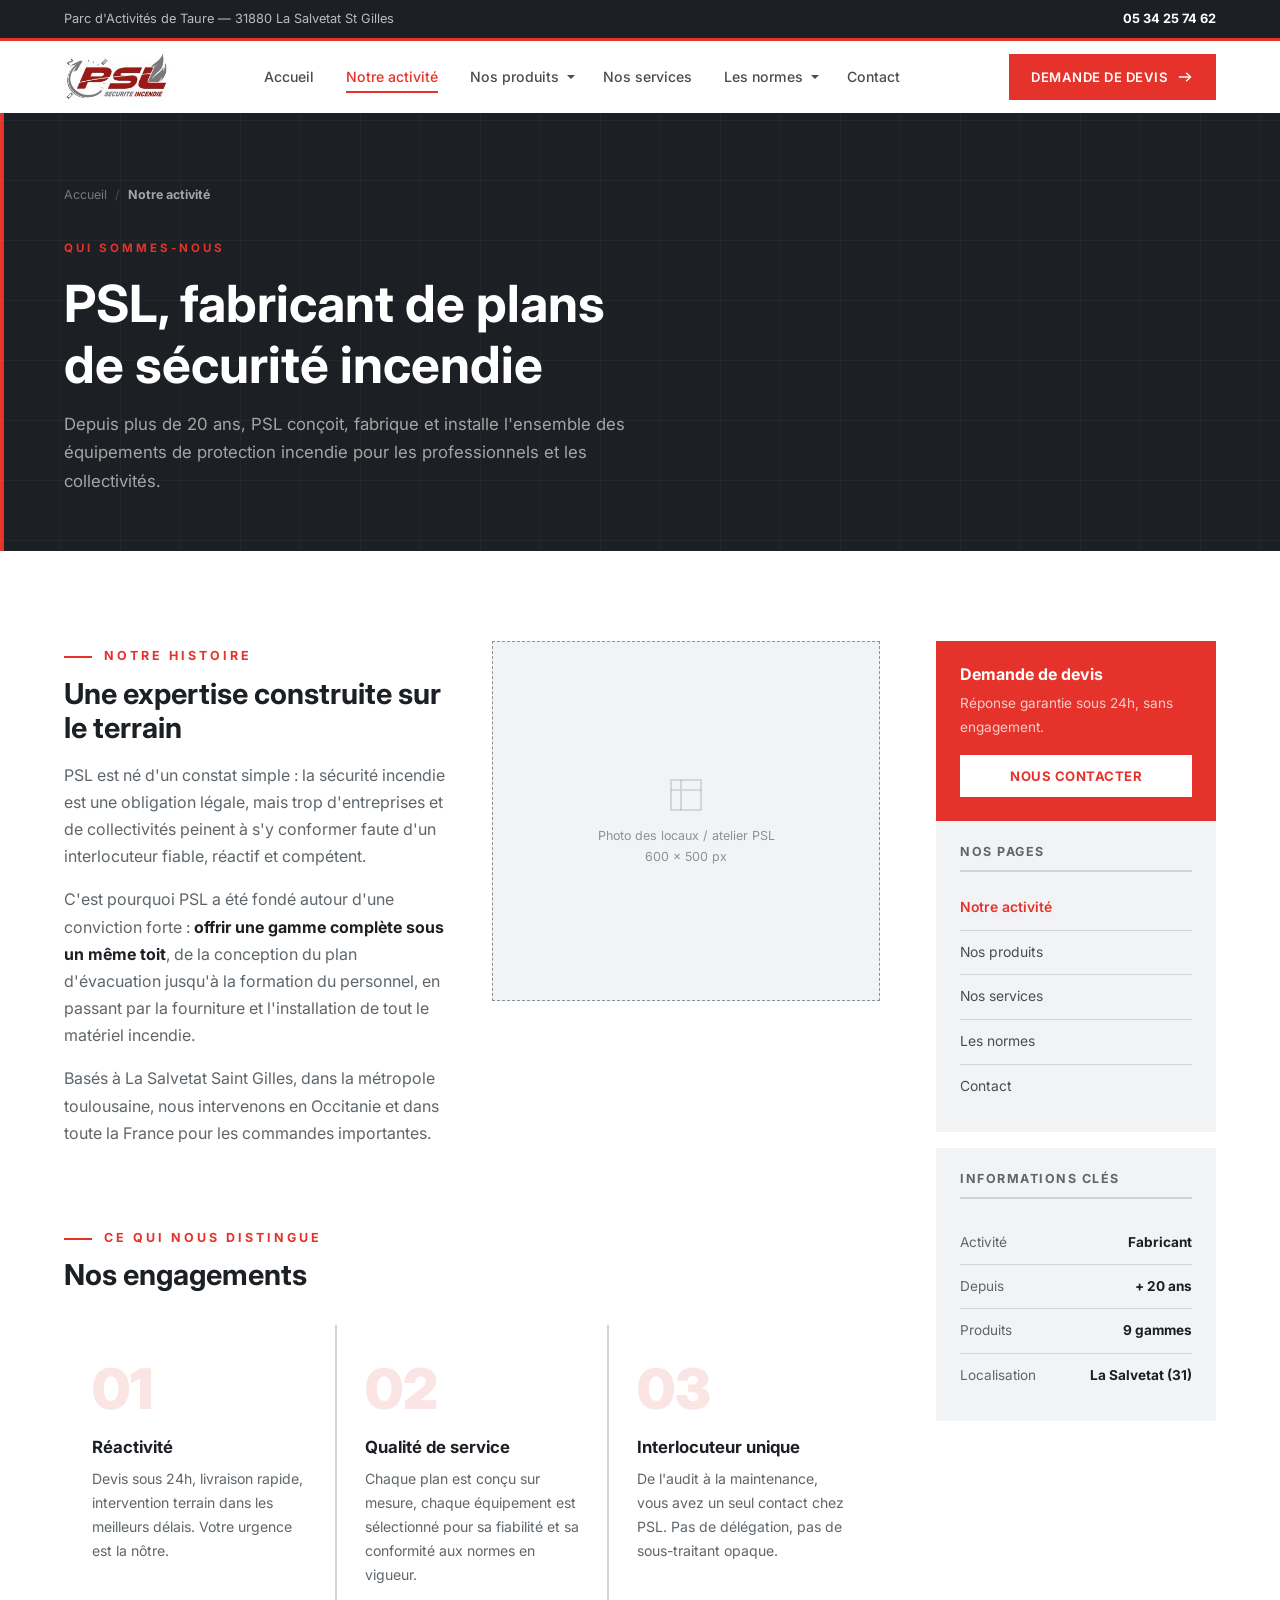
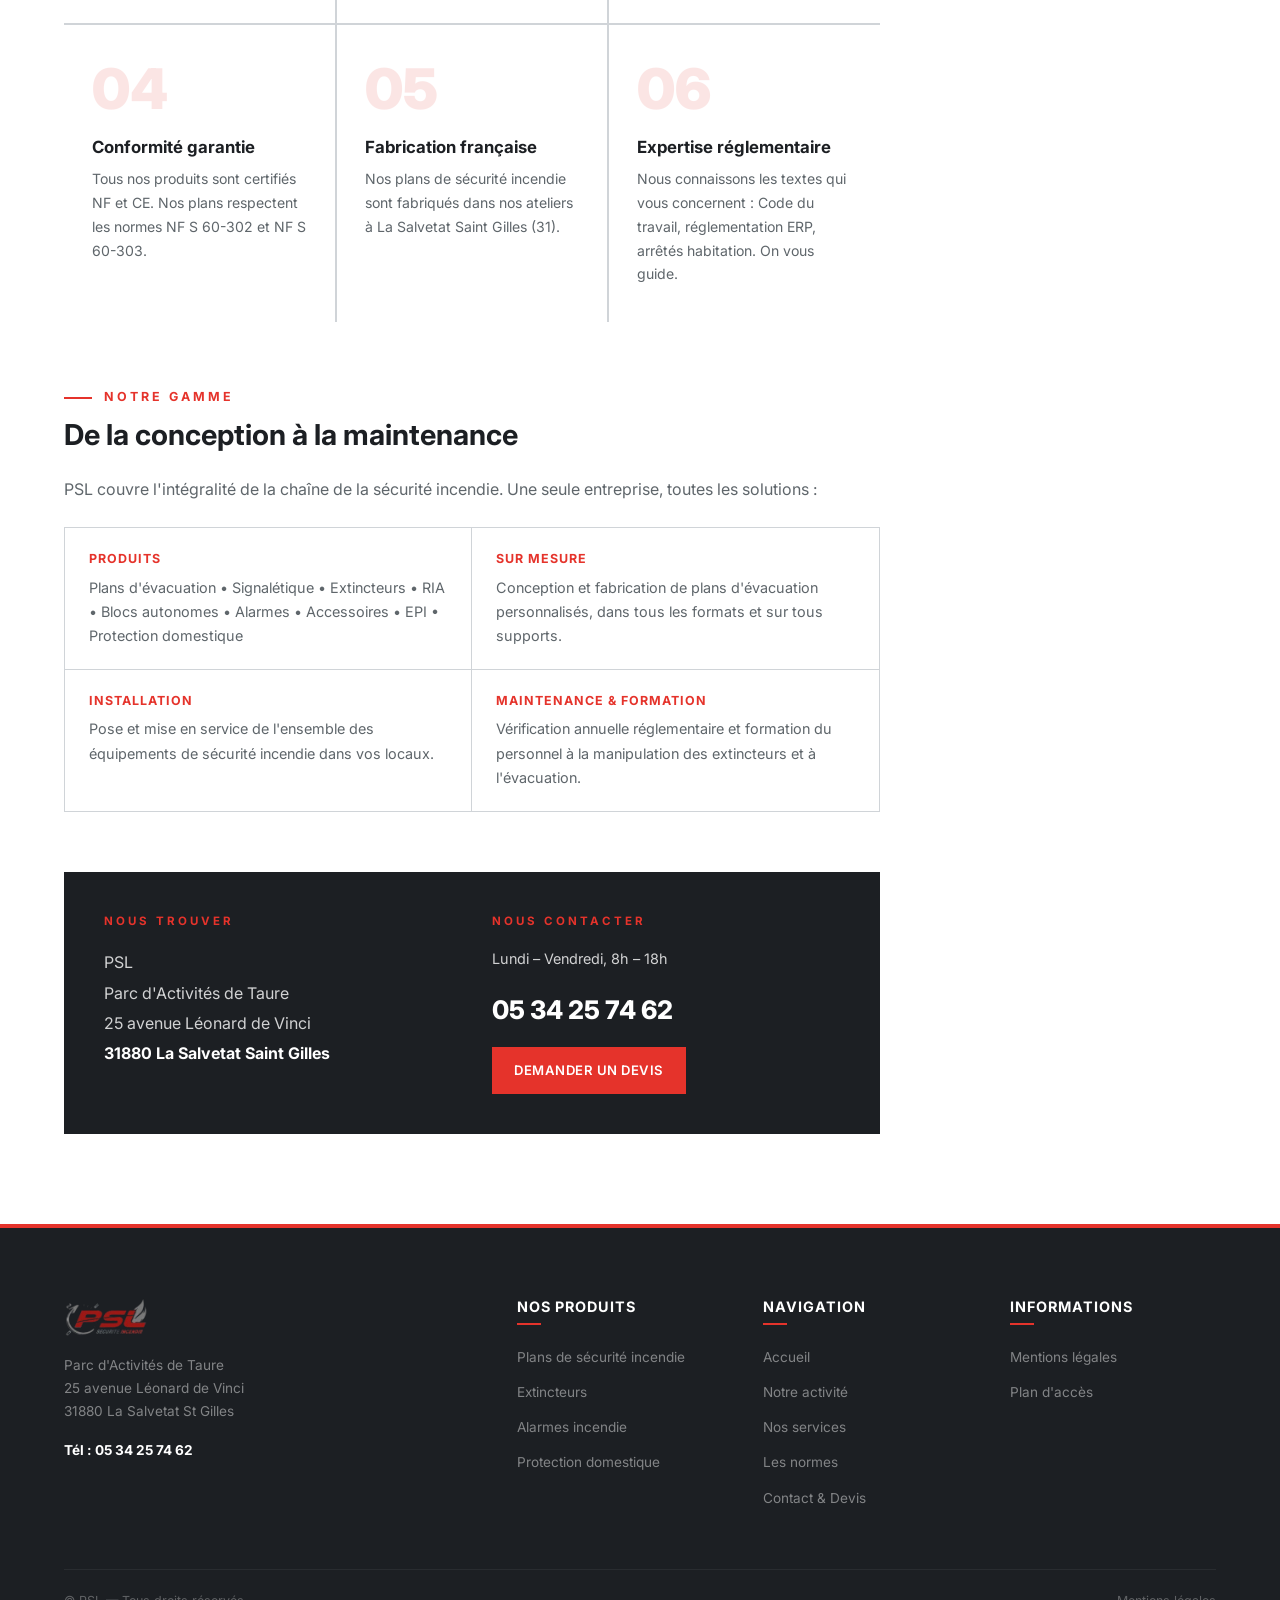
<file: notre-activite.html>
﻿<!DOCTYPE html>
<html lang="fr">
<head>
  <meta charset="UTF-8">
  <meta name="viewport" content="width=device-width, initial-scale=1.0">
  <link rel="icon" type="image/x-icon" href="Image/favicon.ico">
  <title>Notre activité | PSL Sécurité Incendie — Fabricant plans d'évacuation Toulouse</title>
  <meta name="description" content="PSL, fabricant de plans de sécurité incendie depuis plus de 20 ans. Découvrez notre savoir-faire, nos valeurs et notre gamme complète de produits et services incendie.">
  <link rel="preconnect" href="https://fonts.googleapis.com">
  <link rel="preconnect" href="https://fonts.gstatic.com" crossorigin>
  <link href="https://fonts.googleapis.com/css2?family=Inter:wght@400;500;600;700;800;900&display=swap" rel="stylesheet">
  <link rel="stylesheet" href="css/style.css">
  <link rel="stylesheet" href="css/style-pages.css">
</head>
<body>

  <!-- ========== HEADER ========== -->
  <header class="header" id="header">
    <div class="header-top">
      <div class="container">
        <div class="header-top-left">
          <div class="header-top-item"><span>Parc d'Activités de Taure — 31880 La Salvetat St Gilles</span></div>
        </div>
        <div class="header-top-right">
          <a href="tel:0534257462" class="header-top-item" style="color:#fff;font-weight:700;"><span>05 34 25 74 62</span></a>
        </div>
      </div>
    </div>
    <nav class="nav-container">
      <a href="index-new.html" class="logo"><img src="logopsl - original - transparent.jpg" alt="PSL Sécurité Incendie"></a>
      <ul class="nav-menu" id="navMenu">
        <li class="nav-item"><a href="index-new.html" class="nav-link">Accueil</a></li>
        <li class="nav-item"><a href="notre-activite.html" class="nav-link active">Notre activité</a></li>
        <li class="nav-item">
          <a href="nos-produits.html" class="nav-link has-dropdown">Nos produits</a>
          <div class="mega-menu">
            <a href="nos-produits.html#plans" class="mega-menu-item"><div class="mega-menu-text"><h4>Plans de sécurité incendie</h4><p>Évacuation, intervention, chambre</p></div></a>
            <a href="nos-produits.html#signaletique" class="mega-menu-item"><div class="mega-menu-text"><h4>Signalétique</h4><p>Consignes, pictos, panneaux</p></div></a>
            <a href="nos-produits.html#extincteurs" class="mega-menu-item"><div class="mega-menu-text"><h4>Extincteurs</h4><p>Eau, poudre, CO2</p></div></a>
            <a href="nos-produits.html#ria" class="mega-menu-item"><div class="mega-menu-text"><h4>RIA</h4><p>Robinets d'Incendie Armés</p></div></a>
            <a href="nos-produits.html#blocs" class="mega-menu-item"><div class="mega-menu-text"><h4>Blocs autonomes</h4><p>Standard, SATI, anti-panique</p></div></a>
            <a href="nos-produits.html#alarmes" class="mega-menu-item"><div class="mega-menu-text"><h4>Alarmes incendie</h4><p>Type 4, déclencheurs, sirènes</p></div></a>
            <a href="nos-produits.html#accessoires" class="mega-menu-item"><div class="mega-menu-text"><h4>Accessoires</h4><p>Colonnes sèches, registres, bacs</p></div></a>
            <a href="nos-produits.html#securite-personnes" class="mega-menu-item"><div class="mega-menu-text"><h4>Sécurité des personnes</h4><p>EPI, trousses, défibrillateur</p></div></a>
            <a href="nos-produits.html#protection-domestique" class="mega-menu-item"><div class="mega-menu-text"><h4>Protection domestique</h4><p>Détecteurs, extincteurs, couvertures</p></div></a>
            <a href="extincteurs-sans-fluor.html" class="mega-menu-item"><div class="mega-menu-text"><h4>Transition PFAS</h4><p>Extincteurs sans fluor et conformité 2030</p></div></a>
          </div>
        </li>
        <li class="nav-item"><a href="nos-services.html" class="nav-link">Nos services</a></li>
        <li class="nav-item">
          <a href="les-normes.html" class="nav-link has-dropdown">Les normes</a>
          <div class="dropdown-menu">
            <a href="les-normes.html#societe" class="dropdown-link">Une société</a>
            <a href="les-normes.html#collectivite" class="dropdown-link">Une collectivité</a>
            <a href="les-normes.html#syndic" class="dropdown-link">Un syndic</a>
            <a href="les-normes.html#commercant" class="dropdown-link">Un commerçant</a>
            <a href="les-normes.html#batiment" class="dropdown-link">Une entreprise du bâtiment</a>
            <a href="les-normes.html#particulier" class="dropdown-link">Un particulier</a>
          </div>
        </li>
        <li class="nav-item"><a href="contact.html" class="nav-link">Contact</a></li>
      </ul>
      <a href="contact.html" class="btn btn-primary btn-sm nav-cta">Demande de devis
        <svg class="btn-icon" viewBox="0 0 20 20" fill="currentColor"><path fill-rule="evenodd" d="M3 10a.75.75 0 01.75-.75h10.638L11.23 6.29a.75.75 0 111.04-1.08l4.5 4.25a.75.75 0 010 1.08l-4.5 4.25a.75.75 0 11-1.04-1.08l3.158-2.96H3.75A.75.75 0 013 10z" clip-rule="evenodd"/></svg>
      </a>
      <button class="mobile-toggle" id="mobileToggle" aria-label="Menu"><span></span><span></span><span></span></button>
    </nav>
  </header>


  <!-- ========== PAGE HERO ========== -->
  <section class="page-hero">
    <div class="page-hero-bg"></div>
    <div class="container">
      <nav class="page-breadcrumb">
        <a href="index-new.html">Accueil</a>
        <span>/</span>
        <strong>Notre activité</strong>
      </nav>
      <span class="page-hero-eyebrow">Qui sommes-nous</span>
      <h1>PSL, fabricant de plans<br>de sécurité incendie</h1>
      <p>Depuis plus de 20 ans, PSL conçoit, fabrique et installe l'ensemble des équipements de protection incendie pour les professionnels et les collectivités.</p>
    </div>
  </section>


  <!-- ========== QUI SOMMES-NOUS ========== -->
  <section class="section">
    <div class="container">
      <div class="page-layout">
        <div class="page-main">

          <div style="display:grid;grid-template-columns:1fr 1fr;gap:40px;align-items:start;margin-bottom:60px;">
            <div>
              <span class="section-label">Notre histoire</span>
              <h2 class="section-title" style="font-size:1.8rem;">Une expertise construite sur le terrain</h2>
              <p>PSL est né d'un constat simple : la sécurité incendie est une obligation légale, mais trop d'entreprises et de collectivités peinent à s'y conformer faute d'un interlocuteur fiable, réactif et compétent.</p>
              <p>C'est pourquoi PSL a été fondé autour d'une conviction forte : <strong style="color:var(--dark);">offrir une gamme complète sous un même toit</strong>, de la conception du plan d'évacuation jusqu'à la formation du personnel, en passant par la fourniture et l'installation de tout le matériel incendie.</p>
              <p>Basés à La Salvetat Saint Gilles, dans la métropole toulousaine, nous intervenons en Occitanie et dans toute la France pour les commandes importantes.</p>
            </div>
            <div class="img-ph" style="min-height:360px;">
              <svg width="40" height="40" fill="none" viewBox="0 0 24 24" stroke="rgba(0,0,0,0.15)" stroke-width="1"><rect x="3" y="3" width="18" height="18"/><path d="M3 9h18M9 3v18"/></svg>
              <span>Photo des locaux / atelier PSL<br>600 × 500 px</span>
            </div>
          </div>

          <!-- Ce qui nous distingue -->
          <div style="margin-bottom:60px;">
            <span class="section-label">Ce qui nous distingue</span>
            <h2 class="section-title" style="font-size:1.8rem;margin-bottom:32px;">Nos engagements</h2>

            <div class="values-grid">
              <div class="value-card">
                <div class="value-card-num">01</div>
                <h4>Réactivité</h4>
                <p>Devis sous 24h, livraison rapide, intervention terrain dans les meilleurs délais. Votre urgence est la nôtre.</p>
              </div>
              <div class="value-card">
                <div class="value-card-num">02</div>
                <h4>Qualité de service</h4>
                <p>Chaque plan est conçu sur mesure, chaque équipement est sélectionné pour sa fiabilité et sa conformité aux normes en vigueur.</p>
              </div>
              <div class="value-card">
                <div class="value-card-num">03</div>
                <h4>Interlocuteur unique</h4>
                <p>De l'audit à la maintenance, vous avez un seul contact chez PSL. Pas de délégation, pas de sous-traitant opaque.</p>
              </div>
              <div class="value-card">
                <div class="value-card-num">04</div>
                <h4>Conformité garantie</h4>
                <p>Tous nos produits sont certifiés NF et CE. Nos plans respectent les normes NF S 60-302 et NF S 60-303.</p>
              </div>
              <div class="value-card">
                <div class="value-card-num">05</div>
                <h4>Fabrication française</h4>
                <p>Nos plans de sécurité incendie sont fabriqués dans nos ateliers à La Salvetat Saint Gilles (31).</p>
              </div>
              <div class="value-card">
                <div class="value-card-num">06</div>
                <h4>Expertise réglementaire</h4>
                <p>Nous connaissons les textes qui vous concernent : Code du travail, réglementation ERP, arrêtés habitation. On vous guide.</p>
              </div>
            </div>
          </div>

          <!-- Notre gamme -->
          <div style="margin-bottom:60px;">
            <span class="section-label">Notre gamme</span>
            <h2 class="section-title" style="font-size:1.8rem;margin-bottom:24px;">De la conception à la maintenance</h2>
            <p>PSL couvre l'intégralité de la chaîne de la sécurité incendie. Une seule entreprise, toutes les solutions :</p>

            <div style="display:grid;grid-template-columns:1fr 1fr;gap:0;border:1px solid var(--gray-light);margin-top:24px;">
              <div style="padding:20px 24px;border-bottom:1px solid var(--gray-light);border-right:1px solid var(--gray-light);">
                <strong style="color:var(--red);font-size:0.78rem;text-transform:uppercase;letter-spacing:1px;display:block;margin-bottom:6px;">Produits</strong>
                <p style="margin:0;font-size:0.9rem;">Plans d'évacuation • Signalétique • Extincteurs • RIA • Blocs autonomes • Alarmes • Accessoires • EPI • Protection domestique</p>
              </div>
              <div style="padding:20px 24px;border-bottom:1px solid var(--gray-light);">
                <strong style="color:var(--red);font-size:0.78rem;text-transform:uppercase;letter-spacing:1px;display:block;margin-bottom:6px;">Sur mesure</strong>
                <p style="margin:0;font-size:0.9rem;">Conception et fabrication de plans d'évacuation personnalisés, dans tous les formats et sur tous supports.</p>
              </div>
              <div style="padding:20px 24px;border-right:1px solid var(--gray-light);">
                <strong style="color:var(--red);font-size:0.78rem;text-transform:uppercase;letter-spacing:1px;display:block;margin-bottom:6px;">Installation</strong>
                <p style="margin:0;font-size:0.9rem;">Pose et mise en service de l'ensemble des équipements de sécurité incendie dans vos locaux.</p>
              </div>
              <div style="padding:20px 24px;">
                <strong style="color:var(--red);font-size:0.78rem;text-transform:uppercase;letter-spacing:1px;display:block;margin-bottom:6px;">Maintenance &amp; Formation</strong>
                <p style="margin:0;font-size:0.9rem;">Vérification annuelle réglementaire et formation du personnel à la manipulation des extincteurs et à l'évacuation.</p>
              </div>
            </div>
          </div>

          <!-- Coordonnées -->
          <div style="background:var(--dark);padding:40px;display:grid;grid-template-columns:1fr 1fr;gap:40px;">
            <div>
              <span style="color:var(--red);font-size:0.72rem;font-weight:700;text-transform:uppercase;letter-spacing:3px;display:block;margin-bottom:16px;">Nous trouver</span>
              <p style="color:rgba(255,255,255,0.8);margin:0;line-height:1.9;">
                PSL<br>
                Parc d'Activités de Taure<br>
                25 avenue Léonard de Vinci<br>
                <strong style="color:#fff;">31880 La Salvetat Saint Gilles</strong>
              </p>
            </div>
            <div>
              <span style="color:var(--red);font-size:0.72rem;font-weight:700;text-transform:uppercase;letter-spacing:3px;display:block;margin-bottom:16px;">Nous contacter</span>
              <p style="color:rgba(255,255,255,0.8);margin:0 0 16px;font-size:0.9rem;">Lundi – Vendredi, 8h – 18h</p>
              <a href="tel:0534257462" style="font-size:1.6rem;font-weight:800;color:#fff;display:block;margin-bottom:16px;">05 34 25 74 62</a>
              <a href="contact.html" class="btn btn-primary btn-sm">Demander un devis</a>
            </div>
          </div>

        </div>

        <!-- Sidebar -->
        <aside class="page-sidebar">
          <div class="sidebar-cta">
            <h4>Demande de devis</h4>
            <p>Réponse garantie sous 24h, sans engagement.</p>
            <a href="contact.html">Nous contacter</a>
          </div>

          <div class="sidebar-widget">
            <h4>Nos pages</h4>
            <ul class="sidebar-nav-list">
              <li class="active"><a href="notre-activite.html">Notre activité</a></li>
              <li><a href="nos-produits.html">Nos produits</a></li>
              <li><a href="nos-services.html">Nos services</a></li>
              <li><a href="les-normes.html">Les normes</a></li>
              <li><a href="contact.html">Contact</a></li>
            </ul>
          </div>

          <div class="sidebar-widget">
            <h4>Informations clés</h4>
            <div style="padding-top:8px;">
              <div style="display:flex;justify-content:space-between;padding:10px 0;border-bottom:1px solid var(--gray-light);font-size:0.85rem;">
                <span style="color:var(--gray);">Activité</span>
                <strong style="color:var(--dark);">Fabricant</strong>
              </div>
              <div style="display:flex;justify-content:space-between;padding:10px 0;border-bottom:1px solid var(--gray-light);font-size:0.85rem;">
                <span style="color:var(--gray);">Depuis</span>
                <strong style="color:var(--dark);">+ 20 ans</strong>
              </div>
              <div style="display:flex;justify-content:space-between;padding:10px 0;border-bottom:1px solid var(--gray-light);font-size:0.85rem;">
                <span style="color:var(--gray);">Produits</span>
                <strong style="color:var(--dark);">9 gammes</strong>
              </div>
              <div style="display:flex;justify-content:space-between;padding:10px 0;font-size:0.85rem;">
                <span style="color:var(--gray);">Localisation</span>
                <strong style="color:var(--dark);">La Salvetat (31)</strong>
              </div>
            </div>
          </div>
        </aside>
      </div>
    </div>
  </section>


  <!-- ========== FOOTER ========== -->
  <footer class="footer">
    <div class="container">
      <div class="footer-grid">
        <div class="footer-brand">
          <div class="footer-logo"><img src="Image/LOGOTRANSPARENT.png" alt="PSL Sécurité Incendie"></div>
          <p>Parc d'Activités de Taure<br>25 avenue Léonard de Vinci<br>31880 La Salvetat St Gilles</p>
          <p style="margin-top:14px;"><strong style="color:var(--white);">Tél : 05 34 25 74 62</strong></p>
        </div>
        <div class="footer-col">
          <h4>Nos produits</h4>
          <ul class="footer-links">
            <li><a href="nos-produits.html#plans">Plans de sécurité incendie</a></li>
            <li><a href="nos-produits.html#extincteurs">Extincteurs</a></li>
            <li><a href="nos-produits.html#alarmes">Alarmes incendie</a></li>
            <li><a href="nos-produits.html#protection-domestique">Protection domestique</a></li>
          </ul>
        </div>
        <div class="footer-col">
          <h4>Navigation</h4>
          <ul class="footer-links">
            <li><a href="index-new.html">Accueil</a></li>
            <li><a href="notre-activite.html">Notre activité</a></li>
            <li><a href="nos-services.html">Nos services</a></li>
            <li><a href="les-normes.html">Les normes</a></li>
            <li><a href="contact.html">Contact &amp; Devis</a></li>
          </ul>
        </div>
        <div class="footer-col">
          <h4>Informations</h4>
          <ul class="footer-links">
            <li><a href="#">Mentions légales</a></li>
            <li><a href="#">Plan d'accès</a></li>
          </ul>
        </div>
      </div>
      <div class="footer-bottom">
        <div>© PSL — Tous droits réservés</div>
        <div class="footer-bottom-links"><a href="#">Mentions légales</a></div>
      </div>
    </div>
  </footer>

  <a href="#" class="back-to-top" id="backToTop" aria-label="Retour en haut">&uarr;</a>
  <script src="js/main.js"></script>
  <script src="js/notes-widget.js"></script>
</body>
</html>
</file>
<file: css/style.css>
﻿/* ========================================
   PSL SÃ©curitÃ© Incendie â€” Redesign
   Charte : Rouge #E5332B, Gris #5F666B, angles droits
   ======================================== */

:root {
  --red: #E5332B;
  --red-dark: #C42820;
  --red-light: #F04038;
  --dark: #1C1F23;
  --dark-gray: #474E53;
  --gray: #5F666B;
  --gray-mid: #8A9199;
  --gray-light: #D0D4D8;
  --gray-bg: #F2F3F5;
  --white: #FFFFFF;
  --shadow-sm: 0 1px 4px rgba(0,0,0,0.08);
  --shadow-md: 0 2px 12px rgba(0,0,0,0.1);
  --shadow-lg: 0 4px 24px rgba(0,0,0,0.14);
  --transition: 0.25s ease;
  --max-width: 1200px;
}

/* --- Reset --- */
*, *::before, *::after { box-sizing: border-box; margin: 0; padding: 0; }
html { scroll-behavior: smooth; font-size: 16px; }
body {
  font-family: 'Inter', Arial, Helvetica, sans-serif;
  color: var(--dark-gray);
  background: var(--white);
  line-height: 1.7;
  overflow-x: hidden;
  -webkit-font-smoothing: antialiased;
}
img { max-width: 100%; height: auto; display: block; }
a { text-decoration: none; color: inherit; transition: color var(--transition); }
ul, ol { list-style: none; }
button { cursor: pointer; border: none; background: none; font-family: inherit; }
input, textarea, select { font-family: inherit; font-size: inherit; }

.container {
  max-width: var(--max-width);
  margin: 0 auto;
  padding: 0 24px;
}

/* --- Typography --- */
h1, h2, h3, h4, h5, h6 {
  font-weight: 700;
  line-height: 1.2;
  color: var(--dark);
}
h1 { font-size: clamp(2rem, 4.5vw, 3.2rem); }
h2 { font-size: clamp(1.6rem, 3.5vw, 2.4rem); }
h3 { font-size: clamp(1.2rem, 2vw, 1.5rem); }
h4 { font-size: 1.05rem; }
p { color: var(--gray); margin-bottom: 1rem; }

.section-label {
  display: inline-block;
  font-size: 0.78rem;
  font-weight: 700;
  text-transform: uppercase;
  letter-spacing: 3px;
  color: var(--red);
  margin-bottom: 10px;
  position: relative;
  padding-left: 40px;
}
.section-label::before {
  content: '';
  position: absolute;
  left: 0;
  top: 50%;
  width: 28px;
  height: 2px;
  background: var(--red);
}
.section-title { margin-bottom: 16px; }
.section-subtitle {
  font-size: 1.05rem;
  color: var(--gray);
  max-width: 580px;
  line-height: 1.7;
}
.section-header { margin-bottom: 50px; }
.section-header.center { text-align: center; }
.section-header.center .section-subtitle { margin: 0 auto; }

/* --- Buttons --- */
.btn {
  display: inline-flex;
  align-items: center;
  gap: 8px;
  padding: 14px 28px;
  font-weight: 600;
  font-size: 0.9rem;
  transition: all var(--transition);
  text-transform: uppercase;
  letter-spacing: 0.5px;
  border: 2px solid transparent;
}
.btn-primary {
  background: var(--red);
  color: var(--white);
  border-color: var(--red);
}
.btn-primary:hover {
  background: var(--red-dark);
  border-color: var(--red-dark);
  transform: translateY(-1px);
}
.btn-secondary {
  background: var(--white);
  color: var(--dark);
  border-color: var(--dark);
}
.btn-secondary:hover {
  background: var(--dark);
  color: var(--white);
}
.btn-outline-white {
  background: transparent;
  color: var(--white);
  border-color: rgba(255,255,255,0.4);
}
.btn-outline-white:hover {
  background: var(--white);
  color: var(--dark);
  border-color: var(--white);
}
.btn-sm { padding: 10px 20px; font-size: 0.82rem; }
.btn-lg { padding: 16px 36px; font-size: 0.95rem; }
.btn-icon {
  width: 18px;
  height: 18px;
  transition: transform var(--transition);
}
.btn:hover .btn-icon { transform: translateX(3px); }

/* --- Header --- */
.header {
  position: fixed;
  top: 0;
  left: 0;
  right: 0;
  z-index: 1000;
  background: var(--white);
  transition: box-shadow var(--transition);
}
.header.scrolled {
  box-shadow: var(--shadow-md);
}

.header-top {
  background: var(--dark);
  padding: 8px 0;
  font-size: 0.8rem;
  color: rgba(255,255,255,0.7);
  border-bottom: 3px solid var(--red);
}
.header-top .container {
  display: flex;
  justify-content: space-between;
  align-items: center;
}
.header-top a { color: rgba(255,255,255,0.7); }
.header-top a:hover { color: var(--white); }
.header-top-left,
.header-top-right {
  display: flex;
  align-items: center;
  gap: 24px;
}
.header-top-item {
  display: flex;
  align-items: center;
  gap: 6px;
}

.nav-container {
  display: flex;
  align-items: center;
  justify-content: space-between;
  padding: 0 24px;
  max-width: var(--max-width);
  margin: 0 auto;
  height: 72px;
}
.logo img { height: 50px; width: auto; }

.nav-menu {
  display: flex;
  align-items: center;
  gap: 4px;
}
.nav-link {
  padding: 8px 14px;
  font-weight: 500;
  font-size: 0.88rem;
  color: var(--dark-gray);
  transition: all var(--transition);
  position: relative;
}
.nav-link::after {
  content: '';
  position: absolute;
  bottom: 0;
  left: 14px;
  right: 14px;
  height: 2px;
  background: var(--red);
  transform: scaleX(0);
  transition: transform var(--transition);
}
.nav-link:hover,
.nav-link.active { color: var(--red); }
.nav-link:hover::after,
.nav-link.active::after { transform: scaleX(1); }

.nav-link.has-dropdown { padding-right: 26px; }
.nav-link.has-dropdown::before {
  content: '';
  position: absolute;
  right: 10px;
  top: 50%;
  transform: translateY(-50%);
  border-left: 4px solid transparent;
  border-right: 4px solid transparent;
  border-top: 4px solid currentColor;
}
.nav-item { position: relative; }

/* Dropdown */
.dropdown-menu {
  position: absolute;
  top: 100%;
  left: 0;
  background: var(--white);
  box-shadow: var(--shadow-lg);
  padding: 8px 0;
  min-width: 220px;
  opacity: 0;
  visibility: hidden;
  transform: translateY(8px);
  transition: all var(--transition);
  border-top: 3px solid var(--red);
  z-index: 100;
}
.nav-item:hover .dropdown-menu {
  opacity: 1;
  visibility: visible;
  transform: translateY(0);
}
.dropdown-link {
  display: flex;
  align-items: center;
  gap: 10px;
  padding: 10px 20px;
  font-size: 0.88rem;
  color: var(--dark-gray);
  transition: all var(--transition);
}
.dropdown-link:hover {
  background: var(--gray-bg);
  color: var(--red);
  padding-left: 24px;
}
.dropdown-link-icon {
  width: 32px;
  height: 32px;
  background: var(--gray-bg);
  display: flex;
  align-items: center;
  justify-content: center;
  font-size: 1rem;
  flex-shrink: 0;
}

/* Mega Menu */
.mega-menu {
  position: absolute;
  top: 100%;
  left: 50%;
  transform: translateX(-50%) translateY(8px);
  background: var(--white);
  box-shadow: var(--shadow-lg);
  padding: 24px;
  width: 780px;
  opacity: 0;
  visibility: hidden;
  transition: all var(--transition);
  border-top: 3px solid var(--red);
  display: grid;
  grid-template-columns: repeat(3, 1fr);
  gap: 4px;
  z-index: 100;
}
.nav-item:hover .mega-menu {
  opacity: 1;
  visibility: visible;
  transform: translateX(-50%) translateY(0);
}
.mega-menu-item {
  display: flex;
  align-items: flex-start;
  gap: 12px;
  padding: 12px;
  transition: all var(--transition);
}
.mega-menu-item:hover { background: var(--gray-bg); }
.mega-menu-icon {
  width: 38px;
  height: 38px;
  background: var(--gray-bg);
  display: flex;
  align-items: center;
  justify-content: center;
  font-size: 1.1rem;
  flex-shrink: 0;
}
.mega-menu-text h4 { font-size: 0.88rem; font-weight: 600; margin-bottom: 2px; }
.mega-menu-text p { font-size: 0.75rem; color: var(--gray-mid); margin: 0; line-height: 1.4; }

.nav-cta { margin-left: 16px; }

/* Mobile Toggle */
.mobile-toggle {
  display: none;
  flex-direction: column;
  gap: 5px;
  padding: 8px;
}
.mobile-toggle span {
  display: block;
  width: 24px;
  height: 2px;
  background: var(--dark);
  transition: all var(--transition);
}
.mobile-toggle.active span:nth-child(1) { transform: rotate(45deg) translate(5px, 5px); }
.mobile-toggle.active span:nth-child(2) { opacity: 0; }
.mobile-toggle.active span:nth-child(3) { transform: rotate(-45deg) translate(5px, -5px); }

/* ================================
   HERO
   ================================ */
.hero {
  position: relative;
  min-height: 92vh;
  display: flex;
  align-items: center;
  padding-top: 120px;
  padding-bottom: 60px;
  overflow: hidden;
  background: var(--dark);
}
.hero::before {
  content: '';
  position: absolute;
  top: 0; left: 0; right: 0; bottom: 0;
  background:
    linear-gradient(135deg, rgba(229,51,43,0.12) 0%, transparent 60%),
    linear-gradient(to bottom, rgba(0,0,0,0.3), transparent 40%);
  z-index: 1;
}

/* grille industrielle */
.hero-grid-bg {
  position: absolute;
  top: 0; left: 0; right: 0; bottom: 0;
  background-image:
    linear-gradient(rgba(255,255,255,0.04) 1px, transparent 1px),
    linear-gradient(90deg, rgba(255,255,255,0.04) 1px, transparent 1px);
  background-size: 80px 80px;
  z-index: 1;
}

/* bande rouge diagonale */
.hero::after {
  content: '';
  position: absolute;
  top: -20%;
  right: -5%;
  width: 300px;
  height: 160%;
  background: var(--red);
  opacity: 0.07;
  transform: rotate(15deg);
  z-index: 1;
}

.hero .container {
  position: relative;
  z-index: 2;
  display: grid;
  grid-template-columns: 1fr 1fr;
  gap: 60px;
  align-items: center;
}

.hero-content { color: var(--white); }

.hero-badge {
  display: inline-block;
  background: rgba(229,51,43,0.2);
  border-left: 3px solid var(--red);
  padding: 6px 16px;
  font-size: 0.82rem;
  font-weight: 600;
  color: rgba(255,255,255,0.9);
  margin-bottom: 24px;
  text-transform: uppercase;
  letter-spacing: 1px;
}

.hero-pfas-tag {
  position: fixed;
  bottom: 18px;
  right: 18px;
  width: min(520px, calc(100vw - 36px));
  z-index: 2001;
  display: block;
  background: #2b2f34;
  border: 1px solid rgba(229,51,43,0.65);
  border-left: 5px solid var(--red);
  border-radius: 18px;
  overflow: hidden;
  padding: 14px 122px 14px 18px;
  margin-bottom: 0;
  box-shadow: 0 14px 30px rgba(0,0,0,0.42);
  transition: transform var(--transition), box-shadow var(--transition), background var(--transition);
}
.hero-pfas-tag:hover {
  transform: translateY(-2px);
  background: #353a40;
  box-shadow: 0 18px 36px rgba(0,0,0,0.5);
}
.hero-pfas-tag-kicker {
  font-size: 0.72rem;
  font-weight: 700;
  text-transform: uppercase;
  letter-spacing: 1.3px;
  color: rgba(255,255,255,0.9);
}
.hero-pfas-tag-row {
  display: block;
}
.hero-pfas-tag-text {
  display: grid;
  gap: 4px;
}
.hero-pfas-tag strong {
  font-size: 1.05rem;
  line-height: 1.25;
  color: var(--white);
}
.hero-pfas-tag small {
  font-size: 0.82rem;
  color: rgba(255,255,255,0.78);
}
.hero-pfas-tag-image {
  position: absolute;
  top: 10px;
  bottom: 10px;
  right: 10px;
  width: 92px;
  height: auto;
  object-fit: cover;
  border-radius: 10px;
  background: rgba(255,255,255,0.08);
}
.hero-pfas-tag-cta {
  display: inline-flex;
  align-items: center;
  justify-self: start;
  margin-top: 2px;
  padding: 4px 10px;
  border-radius: 999px;
  background: rgba(229,51,43,0.2);
  border: 1px solid rgba(229,51,43,0.55);
  font-size: 0.75rem;
  font-weight: 700;
  line-height: 1;
  letter-spacing: 0.3px;
  color: #fff;
}
.hero h1 {
  color: var(--white);
  margin-bottom: 20px;
  line-height: 1.1;
  font-weight: 800;
}
.hero h1 .highlight { color: var(--red); }

.hero-description {
  font-size: 1.1rem;
  color: rgba(255,255,255,0.65);
  margin-bottom: 36px;
  max-width: 500px;
  line-height: 1.8;
}
.hero-keyword {
  display: inline-block;
  margin-right: 0.1rem;
  font-size: 1.3rem;
  font-weight: 800;
  line-height: 1.1;
  color: rgba(255,255,255,0.95);
}

.hero-buttons {
  display: flex;
  gap: 12px;
  flex-wrap: wrap;
  margin-bottom: 50px;
}

.hero-stats {
  display: flex;
  gap: 40px;
  padding-top: 36px;
  border-top: 1px solid rgba(255,255,255,0.1);
}
.hero-stat-number {
  font-size: 2rem;
  font-weight: 800;
  color: var(--white);
  line-height: 1;
}
.hero-stat-number span { color: var(--red); }
.hero-stat-label {
  font-size: 0.82rem;
  color: rgba(255,255,255,0.45);
  margin-top: 4px;
  text-transform: uppercase;
  letter-spacing: 0.5px;
}

.hero-contact-block {
  padding-top: 36px;
  border-top: 1px solid rgba(255,255,255,0.1);
}

.hero-visual { position: relative; }

.hero-image-main {
  width: 138%;
  max-width: 860px;
  margin-left: auto;
  aspect-ratio: 16/11;
  background: rgba(255,255,255,0.05);
  border: 1px solid rgba(255,255,255,0.08);
  overflow: hidden;
  display: flex;
  align-items: center;
  justify-content: center;
  color: rgba(255,255,255,0.25);
  font-size: 0.85rem;
  text-align: center;
  padding: 0;
}
.hero-image-main img {
  width: 100%;
  height: 100%;
  object-fit: cover;
  border: 2px solid rgba(255,255,255,0.18);
  box-shadow: 0 10px 24px rgba(0,0,0,0.28);
}


/* ================================
   TRUST BAR
   ================================ */
.trust-bar {
  background: var(--white);
  padding: 36px 0;
  border-bottom: 1px solid var(--gray-light);
}
.trust-bar .container {
  display: flex;
  align-items: center;
  justify-content: space-between;
  gap: 32px;
  flex-wrap: wrap;
}
.trust-item {
  display: flex;
  align-items: center;
  gap: 14px;
  flex: 1;
  min-width: 200px;
}
.trust-icon {
  width: 44px;
  height: 44px;
  background: var(--gray-bg);
  display: flex;
  align-items: center;
  justify-content: center;
  font-size: 1.2rem;
  flex-shrink: 0;
  border-bottom: 2px solid var(--red);
}
.trust-text strong { display: block; font-size: 0.88rem; color: var(--dark); }
.trust-text span { font-size: 0.78rem; color: var(--gray-mid); }

/* ================================
   SECTIONS
   ================================ */
.section { padding: 90px 0; }
.section-gray { background: var(--gray-bg); }
.section-dark {
  background: var(--dark);
  color: var(--white);
}

/* ================================
   AUDIENCE - "Vous Ãªtes ?"
   ================================ */
.audience-grid {
  display: grid;
  grid-template-columns: repeat(3, 1fr);
  gap: 16px;
}
.audience-card {
  background: var(--white);
  padding: 28px 24px;
  text-align: center;
  border: 1px solid var(--gray-light);
  transition: all var(--transition);
  cursor: pointer;
  position: relative;
  overflow: hidden;
}
.audience-card::after {
  content: '';
  position: absolute;
  bottom: 0;
  left: 0;
  right: 0;
  height: 3px;
  background: var(--red);
  transform: scaleX(0);
  transition: transform var(--transition);
  transform-origin: left;
}
.audience-card:hover {
  transform: translateY(-3px);
  box-shadow: var(--shadow-md);
}
.audience-card:hover::after { transform: scaleX(1); }

.audience-card h4 { margin: 0; color: var(--dark); font-size: 1rem; }

/* ================================
   PRODUCTS
   ================================ */
.products-grid {
  display: grid;
  grid-template-columns: repeat(4, 1fr);
  gap: 16px;
}
.product-card {
  background: var(--white);
  overflow: hidden;
  border: 1px solid var(--gray-light);
  transition: all var(--transition);
  position: relative;
}
.product-card:hover {
  transform: translateY(-3px);
  box-shadow: var(--shadow-md);
  border-color: var(--red);
}
.product-card-image {
  height: 180px;
  background: var(--gray-bg);
  display: flex;
  align-items: center;
  justify-content: center;
  color: var(--gray-mid);
  font-size: 0.8rem;
  overflow: hidden;
  position: relative;
}
.product-card-image img {
  width: 100%;
  height: 100%;
  object-fit: cover;
  transition: transform 0.5s ease;
}
.product-card:hover .product-card-image img { transform: scale(1.05); }

.product-card-badge {
  position: absolute;
  top: 0;
  left: 0;
  background: var(--red);
  color: var(--white);
  font-size: 0.68rem;
  font-weight: 700;
  padding: 4px 10px;
  text-transform: uppercase;
  letter-spacing: 0.5px;
}
.product-card-body { padding: 18px; }
.product-card h4 {
  font-size: 0.95rem;
  margin-bottom: 6px;
  transition: color var(--transition);
}
.product-card:hover h4 { color: var(--red); }
.product-card p { font-size: 0.82rem; color: var(--gray-mid); margin: 0; line-height: 1.5; }

.product-card-arrow {
  position: absolute;
  bottom: 16px;
  right: 16px;
  width: 28px;
  height: 28px;
  background: var(--gray-bg);
  display: flex;
  align-items: center;
  justify-content: center;
  transition: all var(--transition);
  opacity: 0;
}
.product-card:hover .product-card-arrow {
  opacity: 1;
  background: var(--red);
  color: var(--white);
}

/* ================================
   SERVICES
   ================================ */
.services-grid {
  display: grid;
  grid-template-columns: repeat(2, 1fr);
  gap: 20px;
}

.services-grid-4 {
  grid-template-columns: repeat(4, 1fr);
}
.service-card {
  background: var(--white);
  overflow: hidden;
  border: 1px solid var(--gray-light);
  transition: all var(--transition);
  display: flex;
  flex-direction: column;
}
.service-card:hover {
  transform: translateY(-2px);
  box-shadow: var(--shadow-md);
}
.service-card-image {
  height: 220px;
  background: var(--gray-bg);
  display: flex;
  align-items: center;
  justify-content: center;
  color: var(--gray-mid);
  font-size: 0.85rem;
  overflow: hidden;
  position: relative;
}
.service-card-image img {
  width: 100%;
  height: 100%;
  object-fit: cover;
  transition: transform 0.5s ease;
}
.service-card:hover .service-card-image img { transform: scale(1.03); }

.service-card-body {
  padding: 24px;
  flex: 1;
  display: flex;
  flex-direction: column;
}
.service-card-tag {
  font-size: 0.7rem;
  font-weight: 700;
  text-transform: uppercase;
  letter-spacing: 2px;
  color: var(--red);
  margin-bottom: 8px;
}
.service-card h3 { margin-bottom: 10px; }
.service-card p { font-size: 0.9rem; flex: 1; }
.service-card-link {
  display: inline-flex;
  align-items: center;
  gap: 6px;
  font-weight: 600;
  font-size: 0.88rem;
  color: var(--red);
  margin-top: 14px;
  text-transform: uppercase;
  letter-spacing: 0.5px;
  transition: gap var(--transition);
}
.service-card-link:hover { gap: 10px; }

/* ================================
   WHY CHOOSE US
   ================================ */
.why-grid {
  display: grid;
  grid-template-columns: 1fr 1fr;
  gap: 60px;
  align-items: center;
}
.why-image {
  aspect-ratio: 4/3;
  overflow: hidden;
  background: var(--gray-bg);
  display: flex;
  align-items: center;
  justify-content: center;
  color: var(--gray-mid);
  font-size: 0.9rem;
  position: relative;
  border: 1px solid var(--gray-light);
}
.why-image::after {
  content: '';
  position: absolute;
  bottom: 0;
  left: 0;
  right: 0;
  height: 4px;
  background: var(--red);
}
.why-image img { width: 100%; height: 100%; object-fit: cover; }

.why-features {
  display: flex;
  flex-direction: column;
  gap: 24px;
}
.why-feature {
  display: flex;
  gap: 16px;
  align-items: flex-start;
  padding: 16px;
  border: 1px solid transparent;
  transition: all var(--transition);
}
.why-feature:hover {
  border-color: var(--gray-light);
  background: var(--gray-bg);
}
.why-feature-icon {
  width: 44px;
  height: 44px;
  background: var(--gray-bg);
  display: flex;
  align-items: center;
  justify-content: center;
  font-size: 1.2rem;
  flex-shrink: 0;
  border-bottom: 2px solid var(--red);
  transition: all var(--transition);
}
.why-feature:hover .why-feature-icon {
  background: var(--red);
  color: var(--white);
  border-color: var(--red);
}
.why-feature h4 { margin-bottom: 4px; }
.why-feature p { font-size: 0.88rem; margin: 0; }

/* ================================
   STATS
   ================================ */
.stats-section {
  background: var(--dark);
  padding: 60px 0;
  position: relative;
  overflow: hidden;
  border-top: 4px solid var(--red);
}
.stats-section::before {
  content: '';
  position: absolute;
  top: 0; right: 0;
  width: 40%;
  height: 100%;
  background: linear-gradient(135deg, rgba(229,51,43,0.08), transparent);
}
.stats-grid {
  display: grid;
  grid-template-columns: repeat(4, 1fr);
  gap: 40px;
  position: relative;
  z-index: 1;
}
.stat-item { text-align: center; color: var(--white); }
.stat-number {
  font-size: 2.8rem;
  font-weight: 800;
  line-height: 1;
  margin-bottom: 6px;
}
.stat-number span { color: var(--red); }
.stat-label {
  font-size: 0.85rem;
  opacity: 0.6;
  text-transform: uppercase;
  letter-spacing: 1px;
}

/* ================================
   NORMES
   ================================ */
.normes-grid {
  display: grid;
  grid-template-columns: repeat(3, 1fr);
  gap: 20px;
}
.norme-card {
  background: var(--white);
  padding: 28px;
  border: 1px solid var(--gray-light);
  transition: all var(--transition);
  position: relative;
}
.norme-card::before {
  content: '';
  position: absolute;
  top: 0; left: 0;
  width: 3px;
  height: 0;
  background: var(--red);
  transition: height 0.4s ease;
}
.norme-card:hover::before { height: 100%; }
.norme-card:hover {
  box-shadow: var(--shadow-md);
  transform: translateY(-2px);
}
.norme-card-icon {
  width: 48px;
  height: 48px;
  background: var(--gray-bg);
  display: flex;
  align-items: center;
  justify-content: center;
  font-size: 1.3rem;
  margin-bottom: 16px;
  border-bottom: 2px solid var(--red);
}
.norme-card h4 { margin-bottom: 8px; }
.norme-card p { font-size: 0.88rem; margin: 0; }

/* ================================
   CTA / DEVIS
   ================================ */
.cta-section { padding: 80px 0; }

.cta-box {
  background: var(--dark);
  padding: 60px;
  display: grid;
  grid-template-columns: 1fr 1fr;
  gap: 50px;
  align-items: start;
  position: relative;
  overflow: hidden;
}
.cta-box::before {
  content: '';
  position: absolute;
  top: 0; left: 0; bottom: 0;
  width: 4px;
  background: var(--red);
}
.cta-box::after {
  content: '';
  position: absolute;
  top: -50%; right: -10%;
  width: 400px;
  height: 200%;
  background: rgba(229,51,43,0.04);
  transform: rotate(15deg);
}

.cta-content { position: relative; z-index: 1; }
.cta-content .section-label { color: var(--red); }
.cta-content h2 { color: var(--white); margin-bottom: 16px; }
.cta-content p { color: rgba(255,255,255,0.6); font-size: 1.05rem; margin-bottom: 28px; }
.cta-content .cta-phone {
  display: flex;
  align-items: center;
  gap: 10px;
  color: var(--white);
  font-size: 1.4rem;
  font-weight: 800;
  margin-top: 20px;
}

.cta-form {
  position: relative;
  z-index: 1;
  background: rgba(255,255,255,0.05);
  padding: 32px;
  border: 1px solid rgba(255,255,255,0.08);
}
.cta-form h3 { color: var(--white); margin-bottom: 20px; font-size: 1.2rem; }

.form-group { margin-bottom: 14px; }
.form-group label {
  display: block;
  font-size: 0.78rem;
  font-weight: 600;
  color: rgba(255,255,255,0.6);
  margin-bottom: 4px;
  text-transform: uppercase;
  letter-spacing: 0.5px;
}
.form-group input,
.form-group select,
.form-group textarea {
  width: 100%;
  padding: 10px 14px;
  border: 1px solid rgba(255,255,255,0.12);
  background: rgba(255,255,255,0.06);
  color: var(--white);
  font-size: 0.88rem;
  transition: all var(--transition);
  outline: none;
}
.form-group input::placeholder,
.form-group textarea::placeholder { color: rgba(255,255,255,0.3); }
.form-group input:focus,
.form-group select:focus,
.form-group textarea:focus {
  border-color: var(--red);
  background: rgba(255,255,255,0.1);
}
.form-row {
  display: grid;
  grid-template-columns: 1fr 1fr;
  gap: 14px;
}
.form-group textarea { resize: vertical; min-height: 90px; }
.form-group select option { background: var(--dark); color: var(--white); }

/* ================================
   FOOTER
   ================================ */
.footer {
  background: var(--dark);
  color: rgba(255,255,255,0.6);
  padding: 70px 0 0;
  border-top: 4px solid var(--red);
}
.footer-grid {
  display: grid;
  grid-template-columns: 2fr 1fr 1fr 1fr;
  gap: 40px;
  padding-bottom: 50px;
  border-bottom: 1px solid rgba(255,255,255,0.06);
}
.footer-brand { max-width: 300px; }
.footer-logo {
  display: flex;
  align-items: center;
  gap: 12px;
  margin-bottom: 16px;
}
.footer-logo img { height: 40px; width: auto; }

.footer-brand p { font-size: 0.85rem; color: rgba(255,255,255,0.45); line-height: 1.7; }

.footer-col h4 {
  color: var(--white);
  font-size: 0.9rem;
  margin-bottom: 18px;
  text-transform: uppercase;
  letter-spacing: 1px;
  position: relative;
  padding-bottom: 10px;
}
.footer-col h4::after {
  content: '';
  position: absolute;
  bottom: 0;
  left: 0;
  width: 24px;
  height: 2px;
  background: var(--red);
}
.footer-links li { margin-bottom: 8px; }
.footer-links a {
  font-size: 0.85rem;
  color: rgba(255,255,255,0.45);
  transition: all var(--transition);
}
.footer-links a:hover {
  color: var(--white);
  padding-left: 4px;
}

.footer-contact-item {
  display: flex;
  align-items: flex-start;
  gap: 10px;
  margin-bottom: 14px;
  font-size: 0.85rem;
}
.footer-contact-icon {
  width: 32px;
  height: 32px;
  background: rgba(255,255,255,0.05);
  display: flex;
  align-items: center;
  justify-content: center;
  flex-shrink: 0;
}

.footer-bottom {
  padding: 20px 0;
  display: flex;
  align-items: center;
  justify-content: space-between;
  font-size: 0.78rem;
  color: rgba(255,255,255,0.3);
}
.footer-bottom-links { display: flex; gap: 20px; }
.footer-bottom-links a { color: rgba(255,255,255,0.3); }
.footer-bottom-links a:hover { color: var(--white); }

/* ================================
   SCROLL ANIMATIONS
   ================================ */
.reveal {
  opacity: 0;
  transform: translateY(30px);
  transition: opacity 0.7s ease, transform 0.7s ease;
}
.reveal.visible { opacity: 1; transform: translateY(0); }

.reveal-left {
  opacity: 0;
  transform: translateX(-30px);
  transition: opacity 0.7s ease, transform 0.7s ease;
}
.reveal-left.visible { opacity: 1; transform: translateX(0); }

.reveal-right {
  opacity: 0;
  transform: translateX(30px);
  transition: opacity 0.7s ease, transform 0.7s ease;
}
.reveal-right.visible { opacity: 1; transform: translateX(0); }

.stagger-1 { transition-delay: 0.05s; }
.stagger-2 { transition-delay: 0.1s; }
.stagger-3 { transition-delay: 0.15s; }
.stagger-4 { transition-delay: 0.2s; }
.stagger-5 { transition-delay: 0.25s; }
.stagger-6 { transition-delay: 0.3s; }
.stagger-7 { transition-delay: 0.35s; }
.stagger-8 { transition-delay: 0.4s; }

/* ================================
   BACK TO TOP
   ================================ */
.back-to-top {
  position: fixed;
  bottom: 24px;
  right: 24px;
  width: 44px;
  height: 44px;
  background: var(--red);
  color: var(--white);
  display: flex;
  align-items: center;
  justify-content: center;
  z-index: 999;
  opacity: 0;
  visibility: hidden;
  transform: translateY(10px);
  transition: all var(--transition);
  font-size: 1.1rem;
}
.back-to-top.visible { opacity: 1; visibility: visible; transform: translateY(0); }
.back-to-top:hover { background: var(--red-dark); }

/* ================================
   RESPONSIVE
   ================================ */
@media (max-width: 1024px) {
  .hero .container { grid-template-columns: 1fr; }
  .hero-visual { display: none; }
  .hero { min-height: auto; padding-top: 150px; padding-bottom: 60px; }
  .products-grid { grid-template-columns: repeat(2, 1fr); }
  .services-grid-4 { grid-template-columns: repeat(2, 1fr); }
  .mega-menu { width: 580px; grid-template-columns: repeat(2, 1fr); }
  .why-grid { grid-template-columns: 1fr; gap: 40px; }
  .cta-box { grid-template-columns: 1fr; padding: 40px; }
  .footer-grid { grid-template-columns: 1fr 1fr; gap: 32px; }
  .stats-grid { grid-template-columns: repeat(2, 1fr); gap: 24px; }
  .normes-grid { grid-template-columns: 1fr; }
}

@media (max-width: 768px) {
  .header-top { display: none; }
  .nav-menu {
    display: none;
    position: fixed;
    top: 72px; left: 0; right: 0; bottom: 0;
    background: var(--white);
    flex-direction: column;
    padding: 24px;
    gap: 2px;
    overflow-y: auto;
    border-top: 3px solid var(--red);
  }
  .nav-menu.active { display: flex; }
  .mobile-toggle { display: flex; }
  .nav-cta { margin-left: 0; margin-top: 16px; width: 100%; text-align: center; justify-content: center; }
  .nav-link::after { display: none; }
  .dropdown-menu, .mega-menu {
    position: static;
    transform: none;
    box-shadow: none;
    border: none;
    border-top: none;
    padding: 0 0 0 16px;
    width: 100%;
    opacity: 1;
    visibility: visible;
    display: none;
    background: transparent;
    min-width: auto;
  }
  .nav-item:hover .dropdown-menu,
  .nav-item:hover .mega-menu { display: block; }
  .mega-menu { grid-template-columns: 1fr; }

  .section { padding: 60px 0; }
  .section-header { margin-bottom: 36px; }

  .hero { padding-top: 110px; padding-bottom: 40px; }
  .hero h1 { font-size: 1.8rem; }
  .hero-pfas-tag {
    bottom: 12px;
    right: 12px;
    width: calc(100vw - 24px);
    padding: 12px 104px 12px 14px;
    margin-bottom: 0;
    border-radius: 14px;
  }
  .hero-pfas-tag strong { font-size: 0.95rem; }
  .hero-pfas-tag small { font-size: 0.78rem; }
  .hero-pfas-tag-image {
    top: 8px;
    bottom: 8px;
    right: 8px;
    width: 82px;
    border-radius: 8px;
  }
  .hero-stats { flex-wrap: wrap; gap: 20px; }
  .hero-buttons { flex-direction: column; }
  .hero-buttons .btn { width: 100%; justify-content: center; }

  .audience-grid { grid-template-columns: repeat(2, 1fr); gap: 10px; }
  .services-grid { grid-template-columns: 1fr; }
  .products-grid { grid-template-columns: 1fr; }
  .stats-grid { grid-template-columns: 1fr 1fr; }

  .cta-box { padding: 32px 20px; }
  .form-row { grid-template-columns: 1fr; }

  .footer-grid { grid-template-columns: 1fr; gap: 28px; }
  .footer-bottom { flex-direction: column; gap: 10px; text-align: center; }
  .trust-bar .container { flex-direction: column; gap: 16px; }
}

@media (max-width: 480px) {
  .audience-grid { grid-template-columns: 1fr; }
  .hero-stats { flex-direction: column; }
  .stat-number { font-size: 2rem; }
  .hero-pfas-tag-kicker { font-size: 0.66rem; }
  .hero-pfas-tag strong { font-size: 0.88rem; }
  .hero-pfas-tag small { display: none; }
  .hero-pfas-tag { padding-right: 88px; }
  .hero-pfas-tag-image {
    width: 70px;
    border-radius: 7px;
  }
}
</file>
<file: css/style-pages.css>
/* ================================================================
   PSL — Composants multi-pages
   ================================================================ */

/* ─── Stats band (accueil, sous le hero) ─── */
.stats-band { background: var(--dark); border-top: 3px solid var(--red); }
.stats-band-inner { display: grid; grid-template-columns: repeat(4, 1fr); }
.stat-band-item {
  padding: 30px 24px;
  border-right: 1px solid rgba(255,255,255,0.07);
  text-align: center;
}
.stat-band-item:last-child { border-right: none; }
.stat-band-number {
  display: block;
  font-size: 2.6rem;
  font-weight: 900;
  color: var(--white);
  line-height: 1;
}
.stat-band-number em { color: var(--red); font-style: normal; }
.stat-band-label {
  display: block;
  font-size: 0.72rem;
  font-weight: 600;
  text-transform: uppercase;
  letter-spacing: 2px;
  color: var(--gray-mid);
  margin-top: 7px;
}

/* ─── Page intérieure — hero ─── */
.page-hero {
  background: var(--dark);
  padding-top: calc(80px + 104px);
  padding-bottom: 56px;
  position: relative;
  overflow: hidden;
}
.page-hero::before {
  content: '';
  position: absolute;
  left: 0; top: 0;
  width: 4px; height: 100%;
  background: var(--red);
}
.page-hero-bg {
  position: absolute;
  top: 0; left: 0; right: 0; bottom: 0;
  background-image:
    linear-gradient(rgba(255,255,255,0.03) 1px, transparent 1px),
    linear-gradient(90deg, rgba(255,255,255,0.03) 1px, transparent 1px);
  background-size: 60px 60px;
  z-index: 0;
}
.page-hero .container { position: relative; z-index: 1; }
.page-hero-eyebrow {
  display: inline-block;
  font-size: 0.72rem;
  font-weight: 700;
  text-transform: uppercase;
  letter-spacing: 3px;
  color: var(--red);
  margin-bottom: 14px;
}
.page-hero h1 { color: var(--white); margin-bottom: 14px; }
.page-hero p { color: rgba(255,255,255,0.6); font-size: 1.05rem; max-width: 620px; margin: 0; }

/* Breadcrumb */
.page-breadcrumb {
  display: flex;
  align-items: center;
  gap: 8px;
  margin-bottom: 28px;
  flex-wrap: wrap;
}
.page-breadcrumb a { font-size: 0.78rem; color: rgba(255,255,255,0.4); }
.page-breadcrumb a:hover { color: rgba(255,255,255,0.8); }
.page-breadcrumb span { font-size: 0.78rem; color: rgba(255,255,255,0.2); }
.page-breadcrumb strong { font-size: 0.78rem; color: rgba(255,255,255,0.6); }

/* ─── Intro box ─── */
.intro-box {
  background: var(--gray-bg);
  border-left: 4px solid var(--red);
  padding: 24px 28px;
  margin-bottom: 50px;
}
.intro-box p { margin: 0; font-size: 0.97rem; color: var(--dark-gray); line-height: 1.8; }
.intro-box p + p { margin-top: 10px; }

/* ─── Normes : Tabs par profil ─── */
.normes-tabs-nav {
  display: flex;
  flex-wrap: wrap;
  border-bottom: 2px solid var(--gray-light);
  margin-bottom: 40px;
}
.normes-tab-btn {
  padding: 13px 22px;
  font-size: 0.82rem;
  font-weight: 600;
  text-transform: uppercase;
  letter-spacing: 0.8px;
  color: var(--gray);
  background: none;
  border: none;
  border-bottom: 3px solid transparent;
  margin-bottom: -2px;
  cursor: pointer;
  transition: color var(--transition), border-color var(--transition);
  white-space: nowrap;
}
.normes-tab-btn:hover { color: var(--dark); }
.normes-tab-btn.active { color: var(--red); border-bottom-color: var(--red); }
.normes-tab-panel { display: none; }
.normes-tab-panel.active { display: block; }

/* ─── Normes : Accordion ─── */
.reg-item {
  border: 1px solid var(--gray-light);
  margin-bottom: 6px;
  transition: border-color var(--transition), box-shadow var(--transition);
}
.reg-item:hover { box-shadow: var(--shadow-sm); }
.reg-item.open {
  border-color: var(--red);
  box-shadow: 0 0 0 1px rgba(229,51,43,0.15);
}
.reg-item-header {
  padding: 18px 20px;
  display: flex;
  align-items: flex-start;
  justify-content: space-between;
  gap: 16px;
  cursor: pointer;
  user-select: none;
}
.reg-item-meta { flex: 1; min-width: 0; }
.reg-ref {
  display: inline-block;
  font-size: 0.67rem;
  font-weight: 700;
  text-transform: uppercase;
  letter-spacing: 1.2px;
  color: var(--red);
  background: rgba(229,51,43,0.07);
  padding: 3px 9px;
  margin-bottom: 7px;
}
.reg-title {
  font-size: 0.93rem;
  font-weight: 600;
  color: var(--dark);
  margin: 0 0 8px;
  line-height: 1.4;
}
.reg-tags { display: flex; flex-wrap: wrap; gap: 4px; }
.reg-tag {
  font-size: 0.66rem;
  font-weight: 700;
  text-transform: uppercase;
  letter-spacing: 0.5px;
  background: var(--gray-bg);
  color: var(--gray);
  padding: 2px 8px;
  border: 1px solid var(--gray-light);
}
.reg-toggle {
  width: 30px;
  height: 30px;
  border: 1px solid var(--gray-light);
  display: flex;
  align-items: center;
  justify-content: center;
  flex-shrink: 0;
  color: var(--gray);
  font-size: 1.4rem;
  font-weight: 300;
  line-height: 1;
  transition: background var(--transition), border-color var(--transition), color var(--transition);
}
.reg-item.open .reg-toggle { background: var(--red); border-color: var(--red); color: var(--white); }
.reg-item-body {
  display: none;
  padding: 0 20px 22px;
  border-top: 1px solid var(--gray-light);
}
.reg-item.open .reg-item-body { display: block; }
.reg-item-body p {
  font-size: 0.88rem;
  line-height: 1.78;
  color: var(--dark-gray);
  margin-top: 16px;
  margin-bottom: 0;
}
.reg-item-body p + p { margin-top: 10px; }
.reg-item-body ul { list-style: disc; padding-left: 20px; margin-top: 10px; }
.reg-item-body ul li { font-size: 0.88rem; color: var(--dark-gray); line-height: 1.7; margin-bottom: 4px; }
.reg-item-body strong { color: var(--dark); }
.reg-item-body blockquote {
  border-left: 3px solid var(--red);
  padding: 10px 16px;
  margin: 14px 0 0;
  background: var(--gray-bg);
  font-size: 0.86rem;
  color: var(--dark-gray);
  font-style: italic;
}

/* ─── Normes teaser (homepage) ─── */
.normes-teaser-grid {
  display: grid;
  grid-template-columns: repeat(3, 1fr);
  gap: 1px;
  background: var(--gray-light);
  border: 1px solid var(--gray-light);
  margin-top: 40px;
}
.normes-teaser-item {
  background: var(--white);
  padding: 28px 24px;
  transition: background var(--transition);
}
.normes-teaser-item:hover { background: var(--gray-bg); }
.nt-badge {
  display: inline-block;
  font-size: 0.67rem;
  font-weight: 700;
  text-transform: uppercase;
  letter-spacing: 1.2px;
  color: var(--red);
  border: 1px solid var(--red);
  padding: 3px 10px;
  margin-bottom: 14px;
}
.normes-teaser-item h4 { font-size: 0.92rem; margin-bottom: 8px; }
.normes-teaser-item p { font-size: 0.82rem; margin: 0; color: var(--gray); line-height: 1.7; }

/* ─── Page layout avec sidebar ─── */
.page-layout {
  display: grid;
  grid-template-columns: 1fr 280px;
  gap: 56px;
  align-items: start;
}
.page-sidebar { position: sticky; top: 120px; }
.sidebar-widget {
  background: var(--gray-bg);
  padding: 24px;
  margin-bottom: 16px;
}
.sidebar-widget h4 {
  font-size: 0.78rem;
  text-transform: uppercase;
  letter-spacing: 1.5px;
  color: var(--gray);
  margin-bottom: 14px;
  padding-bottom: 10px;
  border-bottom: 2px solid var(--gray-light);
}
.sidebar-nav-list { list-style: none; padding: 0; margin: 0; }
.sidebar-nav-list li { border-bottom: 1px solid var(--gray-light); }
.sidebar-nav-list li:last-child { border-bottom: none; }
.sidebar-nav-list li a {
  display: flex;
  align-items: center;
  justify-content: space-between;
  padding: 10px 0;
  font-size: 0.87rem;
  color: var(--dark-gray);
  transition: color var(--transition);
}
.sidebar-nav-list li a:hover { color: var(--red); }
.sidebar-nav-list li.active a { color: var(--red); font-weight: 600; }
.sidebar-cta { background: var(--red); padding: 24px; color: var(--white); }
.sidebar-cta h4 { color: var(--white); margin-bottom: 8px; font-size: 1rem; }
.sidebar-cta p { color: rgba(255,255,255,0.75); font-size: 0.85rem; margin-bottom: 16px; }
.sidebar-cta a {
  display: block;
  background: var(--white);
  color: var(--red);
  text-align: center;
  padding: 10px;
  font-size: 0.82rem;
  font-weight: 700;
  text-transform: uppercase;
  letter-spacing: 0.5px;
  transition: opacity var(--transition);
}
.sidebar-cta a:hover { opacity: 0.9; }

/* ─── Image placeholder ─── */
.img-ph {
  background: var(--gray-bg);
  border: 1px dashed var(--gray-mid);
  display: flex;
  flex-direction: column;
  align-items: center;
  justify-content: center;
  gap: 10px;
  color: var(--gray-mid);
  font-size: 0.78rem;
  text-align: center;
  padding: 30px 20px;
}

/* ─── Checklist ─── */
.checklist { list-style: none; padding: 0; margin: 0; }
.checklist li {
  display: flex;
  align-items: flex-start;
  gap: 12px;
  padding: 10px 0;
  border-bottom: 1px solid var(--gray-light);
  font-size: 0.92rem;
  color: var(--dark-gray);
  line-height: 1.6;
}
.checklist li:last-child { border-bottom: none; }
.checklist-check {
  width: 18px;
  height: 18px;
  background: var(--red);
  flex-shrink: 0;
  margin-top: 3px;
  display: flex;
  align-items: center;
  justify-content: center;
}
.checklist-check::after {
  content: '';
  width: 10px;
  height: 7px;
  border-left: 2px solid white;
  border-bottom: 2px solid white;
  transform: rotate(-45deg) translateY(-2px);
  display: block;
}

/* ─── Process / étapes numérotées ─── */
.process-list {
  display: flex;
  flex-direction: column;
  counter-reset: step;
}
.process-item {
  display: flex;
  gap: 24px;
  padding: 28px 0;
  border-bottom: 1px solid var(--gray-light);
  counter-increment: step;
}
.process-item:last-child { border-bottom: none; }
.process-num {
  font-size: 2.8rem;
  font-weight: 900;
  color: var(--red);
  opacity: 0.25;
  line-height: 1;
  min-width: 52px;
  flex-shrink: 0;
}
.process-num::before { content: counter(step, decimal-leading-zero); }
.process-content h4 { margin-bottom: 6px; font-size: 1rem; }
.process-content p { font-size: 0.88rem; margin: 0; color: var(--gray); }

/* ─── Produits : sections détaillées ─── */
.product-detail {
  padding: 48px 0;
  border-bottom: 1px solid var(--gray-light);
  scroll-margin-top: 120px;
}
.product-detail:last-child { border-bottom: none; }
.product-detail-inner {
  display: grid;
  grid-template-columns: 1fr 1fr;
  gap: 48px;
  align-items: start;
}
.product-detail-inner.reverse { direction: rtl; }
.product-detail-inner.reverse > * { direction: ltr; }
.product-detail h3 {
  font-size: 1.35rem;
  margin-bottom: 16px;
}
.product-detail h3::after {
  content: '';
  display: block;
  width: 40px;
  height: 3px;
  background: var(--red);
  margin-top: 10px;
}
.product-detail p { font-size: 0.92rem; }
.product-sub-list { list-style: none; padding: 0; margin: 16px 0 0; }
.product-sub-list li {
  padding: 8px 0 8px 16px;
  border-bottom: 1px solid var(--gray-light);
  font-size: 0.87rem;
  color: var(--dark-gray);
  position: relative;
}
.product-sub-list li:last-child { border-bottom: none; }
.product-sub-list li::before {
  content: '';
  position: absolute;
  left: 0;
  top: 50%;
  width: 6px;
  height: 1px;
  background: var(--red);
  transform: translateY(-50%);
}

/* ─── Notre activité : valeurs ─── */
.values-grid {
  display: grid;
  grid-template-columns: repeat(3, 1fr);
  gap: 2px;
  background: var(--gray-light);
}
.value-card {
  background: var(--white);
  padding: 36px 28px;
}
.value-card-num {
  font-size: 3.5rem;
  font-weight: 900;
  color: var(--red);
  opacity: 0.12;
  line-height: 1;
  margin-bottom: 20px;
}
.value-card h4 { margin-bottom: 10px; font-size: 1.05rem; }
.value-card p { font-size: 0.88rem; margin: 0; }

/* ─── Contact ─── */
.contact-grid {
  display: grid;
  grid-template-columns: 1fr 1.4fr;
  gap: 60px;
  align-items: start;
}
.contact-info-block { display: flex; flex-direction: column; gap: 24px; }
.contact-info-item { display: flex; align-items: flex-start; gap: 14px; }
.contact-info-icon {
  width: 40px;
  height: 40px;
  background: var(--red);
  display: flex;
  align-items: center;
  justify-content: center;
  flex-shrink: 0;
  color: var(--white);
}
.contact-info-text strong {
  display: block;
  font-size: 0.72rem;
  text-transform: uppercase;
  letter-spacing: 1.5px;
  color: var(--gray-mid);
  margin-bottom: 4px;
}
.contact-info-text p, .contact-info-text a {
  font-size: 1rem;
  color: var(--dark);
  margin: 0;
  line-height: 1.6;
}
.contact-info-text a:hover { color: var(--red); }
.map-placeholder {
  width: 100%;
  height: 200px;
  background: var(--gray-bg);
  border: 1px solid var(--gray-light);
  display: flex;
  align-items: center;
  justify-content: center;
  color: var(--gray-mid);
  font-size: 0.85rem;
}

/* ─── Formulaire sur fond blanc (page Contact) ─── */
.form-light .form-group label {
  color: var(--dark-gray);
}
.form-light .form-group input,
.form-light .form-group select,
.form-light .form-group textarea {
  background: var(--white);
  border: 1px solid var(--gray-light);
  color: var(--dark);
}
.form-light .form-group input::placeholder,
.form-light .form-group textarea::placeholder { color: var(--gray-mid); }
.form-light .form-group input:focus,
.form-light .form-group select:focus,
.form-light .form-group textarea:focus {
  border-color: var(--red);
  background: var(--white);
  box-shadow: 0 0 0 3px rgba(229,51,43,0.08);
}
.form-light .form-group select option { background: var(--white); color: var(--dark); }
.form-light .form-group input[type="checkbox"] { width: auto; }

/* ─── Responsive additions ─── */
@media (max-width: 1024px) {
  .stats-band-inner { grid-template-columns: repeat(2, 1fr); }
  .page-layout { grid-template-columns: 1fr; }
  .page-sidebar { position: static; }
  .product-detail-inner { grid-template-columns: 1fr; }
  .product-detail-inner.reverse { direction: ltr; }
  .values-grid { grid-template-columns: 1fr 1fr; }
  .contact-grid { grid-template-columns: 1fr; }
  .normes-teaser-grid { grid-template-columns: 1fr 1fr; }
}
@media (max-width: 768px) {
  .stats-band-inner { grid-template-columns: 1fr 1fr; }
  .stat-band-number { font-size: 2rem; }
  .normes-tabs-nav { overflow-x: auto; flex-wrap: nowrap; padding-bottom: 1px; }
  .normes-tab-btn { font-size: 0.76rem; padding: 11px 14px; }
  .values-grid { grid-template-columns: 1fr; }
  .normes-teaser-grid { grid-template-columns: 1fr; }
  .page-hero { padding-top: calc(60px + 72px); }
}
</file>
<file: css/extincteurs-sans-fluor.css>
﻿:root {
  --pfas-red: #E5332B;
  --pfas-red-deep: #B5241F;
  --pfas-charcoal: #11151A;
  --pfas-ink: #1F242B;
  --pfas-gray-100: #F6F7F8;
  --pfas-gray-200: #E4E8EC;
  --pfas-gray-400: #9BA6B1;
  --pfas-green: #2DA26E;
  --pfas-green-soft: #DDF5EA;
  --pfas-blue-soft: #E8F1FF;
  --pfas-shadow: 0 18px 40px rgba(16, 24, 32, 0.14);
}

body {
  background: linear-gradient(180deg, #ffffff 0%, #f4f6f8 100%);
}

.section {
  padding: clamp(70px, 9vw, 120px) 0;
}

.section-title {
  font-family: 'Space Grotesk', 'Inter', sans-serif;
  letter-spacing: -0.02em;
}

.pfas-anchor-nav {
  position: sticky;
  top: 106px;
  z-index: 900;
  background: rgba(255, 255, 255, 0.9);
  border-bottom: 1px solid var(--gray-light);
  backdrop-filter: blur(10px);
}

.pfas-anchor-nav .container {
  display: flex;
  gap: 20px;
  overflow-x: auto;
  padding-top: 10px;
  padding-bottom: 10px;
}

.pfas-anchor-nav a {
  white-space: nowrap;
  font-size: 0.82rem;
  text-transform: uppercase;
  letter-spacing: 1px;
  font-weight: 700;
  color: var(--pfas-ink);
  padding: 8px 12px;
  border: 1px solid transparent;
}

.pfas-anchor-nav a:hover {
  border-color: var(--pfas-red);
  color: var(--pfas-red);
}

.pfas-hero {
  position: relative;
  min-height: 100vh;
  padding-top: 170px;
  padding-bottom: 80px;
  background:
    radial-gradient(circle at 20% 20%, rgba(229, 51, 43, 0.16), transparent 30%),
    radial-gradient(circle at 82% 12%, rgba(45, 162, 110, 0.18), transparent 32%),
    linear-gradient(145deg, #131920 0%, #0f1419 42%, #1b2129 100%);
  color: var(--white);
  overflow: hidden;
}

.hero-grid-overlay {
  position: absolute;
  inset: 0;
  background-image:
    linear-gradient(rgba(255, 255, 255, 0.06) 1px, transparent 1px),
    linear-gradient(90deg, rgba(255, 255, 255, 0.06) 1px, transparent 1px);
  background-size: 70px 70px;
  opacity: 0.25;
  pointer-events: none;
}

.pfas-particles {
  position: absolute;
  inset: 0;
  pointer-events: none;
}

.pfas-particles span {
  position: absolute;
  width: 10px;
  height: 10px;
  border-radius: 50%;
  background: rgba(230, 246, 255, 0.7);
  animation: floatMolecule 10s linear infinite;
  filter: blur(0.3px);
}

.pfas-particles span:nth-child(odd) {
  background: rgba(229, 51, 43, 0.45);
}

.pfas-particles span:nth-child(1) { left: 6%; top: 72%; animation-delay: 0s; }
.pfas-particles span:nth-child(2) { left: 14%; top: 34%; animation-delay: 1s; }
.pfas-particles span:nth-child(3) { left: 22%; top: 82%; animation-delay: 2s; }
.pfas-particles span:nth-child(4) { left: 34%; top: 42%; animation-delay: 3s; }
.pfas-particles span:nth-child(5) { left: 46%; top: 68%; animation-delay: 2s; }
.pfas-particles span:nth-child(6) { left: 58%; top: 18%; animation-delay: 4s; }
.pfas-particles span:nth-child(7) { left: 66%; top: 74%; animation-delay: 1s; }
.pfas-particles span:nth-child(8) { left: 74%; top: 40%; animation-delay: 5s; }
.pfas-particles span:nth-child(9) { left: 82%; top: 70%; animation-delay: 3s; }
.pfas-particles span:nth-child(10){ left: 88%; top: 20%; animation-delay: 6s; }
.pfas-particles span:nth-child(11){ left: 92%; top: 52%; animation-delay: 3s; }
.pfas-particles span:nth-child(12){ left: 96%; top: 84%; animation-delay: 6s; }

@keyframes floatMolecule {
  0% { transform: translateY(0) scale(1); opacity: 0.9; }
  60% { opacity: 0.25; }
  100% { transform: translateY(-120px) scale(0.45); opacity: 0; }
}

.hero-layout {
  position: relative;
  z-index: 2;
  display: grid;
  grid-template-columns: minmax(0, 1fr) minmax(0, 1fr);
  gap: clamp(30px, 4vw, 70px);
  align-items: center;
}

.hero-copy h1 {
  color: var(--white);
  font-size: clamp(2rem, 5vw, 4rem);
  margin-bottom: 20px;
  max-width: 14ch;
}

.hero-copy p {
  color: rgba(255, 255, 255, 0.78);
  font-size: clamp(1rem, 1.5vw, 1.2rem);
  max-width: 50ch;
  margin-bottom: 28px;
}

.hero-kicker {
  display: inline-block;
  border: 1px solid rgba(255, 255, 255, 0.24);
  padding: 8px 14px;
  margin-bottom: 24px;
  text-transform: uppercase;
  letter-spacing: 1.5px;
  font-size: 0.74rem;
  color: rgba(255,255,255,0.82);
}

.hero-ctas {
  display: flex;
  flex-wrap: wrap;
  gap: 12px;
  margin-bottom: 22px;
}

.hero-chips {
  display: flex;
  flex-wrap: wrap;
  gap: 10px;
}

.hero-chips span {
  border: 1px solid rgba(255, 255, 255, 0.2);
  padding: 8px 12px;
  font-size: 0.75rem;
  color: rgba(255, 255, 255, 0.84);
  background: rgba(255, 255, 255, 0.04);
}

.extinguisher-stage {
  position: relative;
  background: linear-gradient(155deg, rgba(255,255,255,0.09), rgba(255,255,255,0.03));
  border: 1px solid rgba(255,255,255,0.14);
  padding: 36px;
  min-height: 420px;
  display: grid;
  grid-template-columns: 1fr auto 1fr;
  align-items: center;
  gap: 18px;
  box-shadow: var(--pfas-shadow);
}

.stage-timeline {
  position: absolute;
  inset: 20px 24px auto 24px;
  display: flex;
  justify-content: space-between;
  font-size: 0.72rem;
  color: rgba(255, 255, 255, 0.65);
}

.stage-timeline::after {
  content: '';
  position: absolute;
  left: 0;
  right: 0;
  top: 22px;
  height: 2px;
  background: linear-gradient(90deg, var(--pfas-red) 0%, var(--pfas-green) 100%);
  opacity: 0.8;
}

.extinguisher {
  width: min(100%, 180px);
  aspect-ratio: 3 / 8;
  margin: 48px auto 0;
  border-radius: 24px;
  position: relative;
}

.extinguisher::before {
  content: '';
  position: absolute;
  top: -28px;
  left: 50%;
  width: 80px;
  height: 22px;
  background: #d2d8df;
  transform: translateX(-50%);
  border-radius: 8px;
}

.extinguisher::after {
  content: '';
  position: absolute;
  right: -44px;
  top: 34px;
  width: 60px;
  height: 8px;
  background: #d2d8df;
  border-radius: 8px;
}

.extinguisher.old {
  background: linear-gradient(180deg, #6e7680, #3b434c);
  border: 2px solid rgba(255,255,255,0.3);
}

.extinguisher.new {
  background: linear-gradient(180deg, #f24a40, #c6261f);
  border: 2px solid rgba(255,255,255,0.45);
}

.ext-label {
  position: absolute;
  bottom: 12px;
  left: 50%;
  transform: translateX(-50%);
  background: rgba(12,14,18,0.7);
  border: 1px solid rgba(255,255,255,0.2);
  padding: 4px 8px;
  font-size: 0.72rem;
  letter-spacing: 0.5px;
}

.transition-arrow {
  font-size: 2.6rem;
  color: var(--white);
  opacity: 0.8;
}

.hero-ordered-points {
  margin-top: 12px;
  display: grid;
  grid-template-columns: repeat(2, minmax(0, 1fr));
  gap: 8px;
  list-style: none;
  padding: 0;
}

.hero-ordered-points li {
  border: 1px solid rgba(255,255,255,0.24);
  background: rgba(255,255,255,0.06);
  padding: 8px 10px;
  font-size: 0.78rem;
  text-transform: uppercase;
  letter-spacing: 0.8px;
  color: rgba(255,255,255,0.9);
}

.hero-counter {
  margin-top: 16px;
  background: rgba(255,255,255,0.09);
  border: 1px solid rgba(255,255,255,0.22);
  padding: 16px 20px;
  display: grid;
  gap: 4px;
}

.hero-counter strong {
  font-size: 2rem;
  color: #fff;
}

.counter-title {
  text-transform: uppercase;
  font-size: 0.74rem;
  letter-spacing: 1.3px;
  color: rgba(255,255,255,0.72);
}

.hero-counter small {
  color: rgba(255,255,255,0.7);
}

.quick-problem {
  background: var(--pfas-gray-100);
}

.problem-line {
  height: 2px;
  background: linear-gradient(90deg, transparent 0%, var(--pfas-red) 20%, var(--pfas-green) 80%, transparent 100%);
  margin-bottom: 24px;
}

.problem-cards {
  display: grid;
  grid-template-columns: repeat(4, minmax(0, 1fr));
  gap: 14px;
}

.problem-card {
  background: #fff;
  border: 1px solid var(--pfas-gray-200);
  padding: 20px;
  min-height: 180px;
  position: relative;
}

.problem-card .icon {
  width: 42px;
  height: 42px;
  border: 1px solid var(--pfas-gray-200);
  display: flex;
  align-items: center;
  justify-content: center;
  margin-bottom: 14px;
  font-weight: 800;
}

.problem-card h3 {
  font-size: 1rem;
  margin-bottom: 8px;
}

.problem-card p {
  font-size: 0.9rem;
  margin: 0;
}
.pfas-schema {
  background: #0f141a;
  color: var(--white);
}

.pfas-schema .section-title,
.pfas-schema .section-label {
  color: var(--white);
}

.schema-stage {
  position: relative;
  min-height: 560px;
  border: 1px solid rgba(255,255,255,0.16);
  background: radial-gradient(circle at center, rgba(45, 162, 110, 0.14), rgba(255,255,255,0.03));
  overflow: hidden;
}

.molecule-center {
  position: absolute;
  left: 50%;
  top: 50%;
  transform: translate(-50%, -50%);
  width: 200px;
  height: 200px;
  border-radius: 50%;
  border: 2px solid rgba(255,255,255,0.6);
  display: grid;
  place-content: center;
  text-align: center;
  background: rgba(255,255,255,0.05);
  animation: pulseCore 4s ease-in-out infinite;
}

@keyframes pulseCore {
  0%,100% { box-shadow: 0 0 0 0 rgba(229, 51, 43, 0.35); }
  50% { box-shadow: 0 0 0 22px rgba(229, 51, 43, 0); }
}

.molecule-center span {
  font-size: 2.2rem;
  font-weight: 800;
}

.molecule-center small {
  color: rgba(255,255,255,0.72);
  font-size: 0.75rem;
  max-width: 20ch;
}

.schema-node {
  position: absolute;
  max-width: 210px;
  background: rgba(12, 18, 23, 0.8);
  border: 1px solid rgba(255,255,255,0.24);
  padding: 14px;
  font-size: 0.88rem;
  color: rgba(255,255,255,0.95);
}

.schema-node em {
  display: block;
  font-style: normal;
  font-size: 0.76rem;
  color: rgba(255,255,255,0.72);
}

.n1 { left: 60px; top: 76px; }
.n2 { left: 72px; bottom: 74px; }
.n3 { right: 84px; top: 58px; }
.n4 { right: 66px; bottom: 74px; }
.n5 { left: 50%; top: 30px; transform: translateX(-50%); }

.schema-lines {
  position: absolute;
  inset: 0;
  width: 100%;
  height: 100%;
  pointer-events: none;
}

.schema-lines path {
  fill: none;
  stroke: rgba(255,255,255,0.42);
  stroke-width: 1.5;
  stroke-dasharray: 8 6;
  animation: dash 16s linear infinite;
}

@keyframes dash {
  to { stroke-dashoffset: -260; }
}

.schema-layer {
  position: absolute;
  bottom: 24px;
  left: 50%;
  transform: translateX(-50%);
  padding: 10px 16px;
  border: 1px solid rgba(255,255,255,0.2);
  background: rgba(0,0,0,0.45);
  font-size: 0.78rem;
  letter-spacing: 1px;
  text-transform: uppercase;
}

.regulatory {
  background: #fff;
}

.timeline {
  display: grid;
  gap: 14px;
  border-left: 2px solid var(--pfas-gray-200);
  padding-left: 24px;
}

.timeline-item {
  background: #fff;
  border: 1px solid var(--pfas-gray-200);
  padding: 16px;
  display: grid;
  grid-template-columns: auto 1fr;
  gap: 12px;
  opacity: 0.55;
  transform: translateX(12px);
  transition: all 0.4s ease;
}

.timeline-item.active {
  opacity: 1;
  transform: none;
  box-shadow: var(--pfas-shadow);
}

.time-dot {
  width: 38px;
  height: 38px;
  display: flex;
  align-items: center;
  justify-content: center;
  border: 1px solid var(--pfas-gray-200);
  font-weight: 700;
}

.timeline-item[data-state="legacy"] .time-dot { background: #ffe9e7; }
.timeline-item[data-state="transition"] .time-dot { background: #fff4e6; }
.timeline-item[data-state="future"] .time-dot { background: #def8eb; }

.implications {
  background: var(--pfas-gray-100);
}

.flowchart {
  border: 1px solid var(--pfas-gray-200);
  background: #fff;
  padding: 24px;
  display: grid;
  gap: 20px;
}

.flow-node,
.flow-branch {
  border: 1px solid var(--pfas-gray-200);
  padding: 14px 16px;
  text-align: center;
  font-weight: 700;
  background: #fff;
}

.flow-node small {
  display: block;
  font-weight: 500;
  color: var(--gray);
  margin-top: 6px;
  font-size: 0.75rem;
}

.flow-node.root {
  background: #f8fafc;
}

.flow-node.leaf {
  background: #ddf5ea;
  border-color: #9edec1;
}

.flow-branch {
  background: #f2f6fb;
}

.flow-split {
  display: grid;
  grid-template-columns: repeat(3, minmax(0,1fr));
  gap: 12px;
}

.impacts-grid {
  margin-top: 16px;
  display: grid;
  grid-template-columns: repeat(4, minmax(0,1fr));
  gap: 10px;
}

.mini-node {
  border: 1px solid var(--pfas-gray-200);
  background: #fff;
  padding: 12px;
  font-size: 0.82rem;
  font-weight: 600;
}

.strategy {
  background: #fff;
}

.scenario-toggle {
  display: flex;
  flex-wrap: wrap;
  gap: 8px;
  margin-bottom: 20px;
}

.scenario-btn {
  border: 1px solid var(--pfas-gray-200);
  background: #fff;
  padding: 10px 14px;
  font-weight: 700;
  font-size: 0.8rem;
  text-transform: uppercase;
}

.scenario-btn.active {
  border-color: var(--pfas-red);
  color: var(--pfas-red);
  background: #fff4f3;
}

.strategy-grid {
  display: grid;
  grid-template-columns: repeat(3, minmax(0,1fr));
  gap: 14px;
}

.strategy-card {
  border: 1px solid var(--pfas-gray-200);
  padding: 20px;
  background: #fff;
  min-height: 300px;
  display: flex;
  flex-direction: column;
}

.strategy-card h3 {
  margin-bottom: 12px;
}

.strategy-card ul {
  list-style: none;
  padding: 0;
  margin: 0 0 16px;
  display: grid;
  gap: 8px;
}

.strategy-card li {
  font-size: 0.9rem;
  color: var(--gray);
  padding-left: 16px;
  position: relative;
}

.strategy-card li::before {
  content: '';
  width: 7px;
  height: 7px;
  border-radius: 50%;
  background: var(--pfas-red);
  position: absolute;
  left: 0;
  top: 8px;
}

.strategy-card.positive { background: #f7fcfa; border-color: #bfe6d4; }
.strategy-card.neutral { background: #f6f8fb; }
.strategy-card.danger { background: #fff1f0; border-color: #ffb8b4; }

.strategy-metric {
  margin-top: auto;
  font-size: 0.83rem;
  font-weight: 700;
  padding-top: 10px;
  border-top: 1px solid var(--pfas-gray-200);
}

.strategy-metric strong {
  color: var(--pfas-red);
}

.micro-copy {
  margin-top: 16px;
  display: inline-block;
  padding: 8px 14px;
  font-size: 0.78rem;
  text-transform: uppercase;
  letter-spacing: 1px;
  border: 1px solid var(--pfas-gray-200);
  background: #f7f8fa;
}
.anatomy {
  background: var(--pfas-gray-100);
}

.anatomy-layout {
  display: grid;
  grid-template-columns: minmax(0, 1.1fr) minmax(0, 0.9fr);
  gap: 18px;
}

.anatomy-visual {
  position: relative;
  min-height: 420px;
  border: 1px solid var(--pfas-gray-200);
  background: linear-gradient(180deg, #20262d 0%, #151a20 100%);
  overflow: hidden;
  display: grid;
  grid-template-columns: minmax(0, 0.95fr) minmax(0, 1.05fr);
  align-items: center;
}

.ext-body {
  position: absolute;
  left: 25%;
  top: 54px;
  transform: translateX(-50%);
  width: 200px;
  height: 320px;
  border-radius: 42px;
  background: linear-gradient(180deg, #f24a40, #b6201a);
}

.ext-body::before {
  content: '';
  position: absolute;
  width: 95px;
  height: 24px;
  background: #cfd6dd;
  left: 50%;
  top: -24px;
  transform: translateX(-50%);
}

.ext-body::after {
  content: '';
  position: absolute;
  width: 76px;
  height: 34px;
  border: 2px solid rgba(255,255,255,0.75);
  left: 50%;
  top: 120px;
  transform: translateX(-50%);
}

.anatomy-rail {
  position: relative;
  z-index: 2;
  grid-column: 2;
  margin-right: 18px;
  display: grid;
  gap: 8px;
}

.anatomy-point {
  border: 1px solid rgba(255,255,255,0.25);
  background: rgba(255,255,255,0.06);
  color: rgba(255,255,255,0.95);
  padding: 8px 10px;
  font-size: 0.78rem;
  display: flex;
  align-items: center;
  gap: 8px;
}

.anatomy-point span {
  width: 22px;
  height: 22px;
  border-radius: 50%;
  display: inline-flex;
  align-items: center;
  justify-content: center;
  font-size: 0.72rem;
  font-weight: 800;
  border: 1px solid rgba(255,255,255,0.45);
  background: rgba(17,21,26,0.85);
}

.anatomy-panel {
  border: 1px solid var(--pfas-gray-200);
  background: #fff;
  padding: 22px;
}

.anatomy-panel h3 {
  margin-bottom: 12px;
}

.anatomy-panel p {
  margin-bottom: 10px;
}

.anatomy-panel ul {
  list-style: none;
  display: grid;
  gap: 8px;
}

.anatomy-feature-list li {
  border-left: 3px solid var(--pfas-red);
  padding-left: 10px;
  display: grid;
  gap: 3px;
  font-size: 0.86rem;
  color: var(--gray);
}

.anatomy-feature-list strong {
  color: var(--pfas-ink);
  font-size: 0.83rem;
}

.anatomy-feature-list span {
  font-size: 0.8rem;
}

.performance {
  background: #fff;
}

.radar-wrap {
  border: 1px solid var(--pfas-gray-200);
  background: #fff;
  padding: 18px;
}

.radar-controls {
  display: flex;
  flex-wrap: wrap;
  gap: 8px;
  margin-bottom: 14px;
}

.radar-btn {
  border: 1px solid var(--pfas-gray-200);
  background: #fff;
  padding: 8px 12px;
  font-size: 0.78rem;
  text-transform: uppercase;
  font-weight: 700;
}

.radar-btn.active {
  border-color: var(--pfas-green);
  color: var(--pfas-green);
  background: var(--pfas-green-soft);
}

.radar-box {
  display: grid;
  grid-template-columns: minmax(0, 1fr) minmax(0, 0.9fr);
  gap: 10px;
  align-items: center;
}

#radarChart {
  width: 100%;
  max-width: 420px;
  justify-self: center;
}

.radar-legend {
  font-size: 0.9rem;
  color: var(--gray);
  border-left: 3px solid var(--pfas-red);
  padding-left: 12px;
}

.compliance {
  background: var(--pfas-gray-100);
}

.badge-wall {
  display: grid;
  grid-template-columns: repeat(4, minmax(0,1fr));
  gap: 10px;
}

.badge-card {
  border: 1px solid var(--pfas-gray-200);
  background: #fff;
  padding: 16px;
  font-weight: 700;
  font-size: 0.86rem;
  min-height: 90px;
  display: flex;
  align-items: center;
}

.note {
  margin-top: 14px;
  max-width: 72ch;
  font-size: 0.9rem;
}

.market {
  background: #fff;
}

.market-carousel-wrap {
  display: grid;
  grid-template-columns: auto 1fr auto;
  align-items: center;
  gap: 10px;
}

.carousel-btn {
  width: 40px;
  height: 40px;
  border: 1px solid var(--pfas-gray-200);
  background: #fff;
  font-weight: 700;
}

.market-carousel {
  display: grid;
  grid-auto-flow: column;
  grid-auto-columns: minmax(220px, 1fr);
  gap: 10px;
  overflow-x: auto;
  scroll-behavior: smooth;
  padding-bottom: 6px;
}

.market-card {
  border: 1px solid var(--pfas-gray-200);
  background: #fff;
  padding: 18px;
  min-height: 120px;
  display: flex;
  align-items: center;
  font-weight: 600;
}

.benefits {
  background: linear-gradient(180deg, #ffffff 0%, #f5f8fb 100%);
}

.benefit-grid {
  display: grid;
  grid-template-columns: repeat(3, minmax(0,1fr));
  gap: 12px;
}

.benefit-card {
  border: 1px solid var(--pfas-gray-200);
  background: #fff;
  padding: 18px;
}

.benefit-card h3 {
  font-size: 0.95rem;
  margin-bottom: 12px;
}

.bar {
  height: 10px;
  border-radius: 6px;
  background: #e8eef3;
  position: relative;
  overflow: hidden;
}

.bar::after {
  content: '';
  position: absolute;
  left: 0;
  top: 0;
  bottom: 0;
  width: 0;
  transition: width 1s ease;
}

.bar.up::after {
  background: linear-gradient(90deg, var(--pfas-red), var(--pfas-green));
}

.bar.down::after {
  background: linear-gradient(90deg, #f39a95, var(--pfas-red));
}

.bar.visible::after {
  width: calc(var(--fill) * 1%);
}
.sectors {
  background: var(--pfas-gray-100);
}

.sector-grid {
  display: grid;
  grid-template-columns: repeat(4, minmax(0,1fr));
  gap: 10px;
}

.sector-card {
  border: 1px solid var(--pfas-gray-200);
  background: #fff;
  padding: 16px;
  min-height: 130px;
}

.sector-card h3 {
  font-size: 0.95rem;
  margin-bottom: 6px;
}

.sector-card p {
  margin: 0;
  font-size: 0.85rem;
}

.method {
  background: #fff;
}

.steps {
  display: grid;
  grid-template-columns: repeat(5, minmax(0,1fr));
  gap: 10px;
}

.step-card {
  border: 1px solid var(--pfas-gray-200);
  background: #fff;
  padding: 14px;
}

.step-card span {
  display: inline-flex;
  width: 30px;
  height: 30px;
  align-items: center;
  justify-content: center;
  border: 1px solid var(--pfas-red);
  color: var(--pfas-red);
  margin-bottom: 10px;
  font-weight: 800;
}

.step-card.active,
.step-card:hover {
  border-color: var(--pfas-green);
  background: var(--pfas-green-soft);
}

.step-card h3 {
  font-size: 0.88rem;
  margin-bottom: 8px;
}

.step-card p {
  font-size: 0.8rem;
  margin: 0;
}

.decision {
  background: #fff;
}

.decision-box {
  border: 1px solid var(--pfas-gray-200);
  padding: 24px;
  background: #fbfcfe;
}

.decision-actions {
  display: flex;
  gap: 10px;
  margin-top: 12px;
}

.decision-btn {
  border: 1px solid var(--pfas-gray-200);
  padding: 10px 18px;
  font-weight: 700;
  text-transform: uppercase;
  font-size: 0.78rem;
  background: #fff;
}

.decision-btn.yes:hover { border-color: var(--pfas-green); color: var(--pfas-green); }
.decision-btn.no:hover { border-color: var(--pfas-red); color: var(--pfas-red); }

.decision-result {
  margin-top: 12px;
  border-left: 3px solid var(--pfas-red);
  padding-left: 10px;
  min-height: 28px;
  font-weight: 600;
  color: var(--gray);
}

#decisionCta {
  margin-top: 12px;
}

.cost-inaction {
  background: var(--pfas-gray-100);
}

.cost-grid {
  display: grid;
  grid-template-columns: repeat(2, minmax(0,1fr));
  gap: 12px;
}

.cost-col {
  border: 1px solid var(--pfas-gray-200);
  background: #fff;
  padding: 18px;
}

.cost-col ul {
  list-style: none;
  display: grid;
  gap: 8px;
  margin: 0;
  padding: 0;
}

.cost-col li {
  font-size: 0.88rem;
  color: var(--gray);
}

.cost-col.now {
  border-color: #b2dfc6;
  background: #effcf5;
}

.cost-col.later {
  border-color: #f3b0ac;
  background: #fff2f1;
}

.rse {
  position: relative;
  background: linear-gradient(120deg, #0f161d 0%, #17212b 45%, #123027 100%);
  color: #fff;
  overflow: hidden;
}

.rse::before {
  content: '';
  position: absolute;
  inset: 0;
  background: radial-gradient(circle at 20% 40%, rgba(229,51,43,0.3), transparent 42%);
  animation: rseShift 8s ease-in-out infinite;
}

@keyframes rseShift {
  0%,100% { transform: translateX(0); opacity: 0.4; }
  50% { transform: translateX(8%); opacity: 0.8; }
}

.rse .container,
.rse .section-header,
.rse-grid {
  position: relative;
  z-index: 2;
}

.rse .section-title,
.rse .section-label,
.rse p {
  color: #fff;
}

.rse-grid {
  display: grid;
  grid-template-columns: repeat(5, minmax(0,1fr));
  gap: 10px;
}

.rse-card {
  border: 1px solid rgba(255,255,255,0.22);
  background: rgba(255,255,255,0.05);
  padding: 16px;
  font-size: 0.85rem;
  font-weight: 600;
}

.simulator {
  background: #fff;
}

.simu-wrap {
  border: 1px solid var(--pfas-gray-200);
  background: #fff;
  display: grid;
  grid-template-columns: minmax(0,1fr) minmax(0,0.9fr);
  gap: 14px;
  padding: 16px;
}

.simu-form {
  display: grid;
  gap: 10px;
}

.field {
  display: grid;
  gap: 4px;
}

.field label {
  font-size: 0.76rem;
  text-transform: uppercase;
  letter-spacing: 1px;
  font-weight: 700;
  color: var(--pfas-ink);
}

.field input,
.field select,
.field textarea {
  border: 1px solid var(--pfas-gray-200);
  padding: 10px;
  background: #fff;
}

#simShareValue {
  font-size: 0.82rem;
  color: var(--gray);
}

.simu-result {
  border: 1px solid var(--pfas-gray-200);
  background: #f8fbff;
  padding: 14px;
}

.simu-result h3 {
  margin-bottom: 8px;
}

.simu-result h3 span {
  color: var(--pfas-red);
}

.faq {
  background: var(--pfas-gray-100);
}

.faq-list {
  display: grid;
  gap: 8px;
}

.faq-item {
  border: 1px solid var(--pfas-gray-200);
  background: #fff;
}

.faq-q {
  width: 100%;
  text-align: left;
  padding: 14px;
  font-weight: 700;
  font-size: 0.92rem;
  position: relative;
}

.faq-q::after {
  content: '+';
  position: absolute;
  right: 14px;
  top: 50%;
  transform: translateY(-50%);
}

.faq-item.open .faq-q::after {
  content: '−';
}

.faq-a {
  max-height: 0;
  overflow: hidden;
  transition: max-height 0.3s ease;
}

.faq-a p {
  padding: 0 14px 14px;
  margin: 0;
  font-size: 0.88rem;
}

.final-cta {
  background: linear-gradient(145deg, #141a20 0%, #151f29 50%, #102721 100%);
  color: #fff;
}

.cta-shell {
  display: grid;
  grid-template-columns: minmax(0,1fr) minmax(0,0.95fr);
  gap: 18px;
  border: 1px solid rgba(255,255,255,0.2);
  background: rgba(255,255,255,0.04);
  padding: 20px;
}

.cta-copy h2,
.final-cta .section-label,
.cta-copy p {
  color: #fff;
}

.cta-stack {
  display: flex;
  flex-wrap: wrap;
  gap: 10px;
  margin: 18px 0;
}

.cta-chips {
  display: grid;
  gap: 8px;
}

.cta-chips span {
  border: 1px solid rgba(255,255,255,0.24);
  padding: 8px 10px;
  font-size: 0.78rem;
  color: rgba(255,255,255,0.85);
}

.cta-form-lite {
  border: 1px solid rgba(255,255,255,0.22);
  background: rgba(0,0,0,0.24);
  padding: 14px;
}

.cta-form-lite .form-group {
  margin-bottom: 10px;
}

.cta-form-lite label {
  display: block;
  font-size: 0.75rem;
  text-transform: uppercase;
  letter-spacing: 1px;
  font-weight: 700;
  color: rgba(255,255,255,0.78);
  margin-bottom: 4px;
}

.cta-form-lite input,
.cta-form-lite textarea {
  width: 100%;
  border: 1px solid rgba(255,255,255,0.24);
  background: rgba(255,255,255,0.06);
  color: #fff;
  padding: 10px;
}

/* ===== Hero SVG Extinguishers ===== */
.extinguisher-stage {
  grid-template-columns: 1fr !important;
  justify-items: center;
  padding-bottom: 24px;
}

.ext-compare {
  display: grid;
  grid-template-columns: 1fr auto 1fr;
  align-items: center;
  gap: 10px;
  width: 100%;
  margin-top: 44px;
}

.ext-col {
  display: flex;
  flex-direction: column;
  align-items: center;
  gap: 10px;
}

.ext-svg {
  width: 100%;
  max-width: 115px;
  height: auto;
  filter: drop-shadow(0 10px 28px rgba(0,0,0,0.45));
}

.ext-arrow {
  display: flex;
  flex-direction: column;
  align-items: center;
  gap: 5px;
}

.ext-arrow svg { width: 56px; }

.ext-arrow span {
  font-size: 0.62rem;
  text-transform: uppercase;
  letter-spacing: 1.5px;
  color: rgba(255,255,255,0.48);
}

.ext-tag {
  display: block;
  text-align: center;
  font-size: 0.68rem;
  font-weight: 700;
  padding: 5px 10px;
  border: 1px solid;
  text-transform: uppercase;
  letter-spacing: 0.7px;
}

.ext-tag.old-tag { border-color: rgba(255,255,255,0.28); color: rgba(255,255,255,0.65); }
.ext-tag.new-tag { border-color: #2DA26E; color: #6de6aa; }

/* ===== Anatomy SVG ===== */
.anatomy-visual {
  display: flex;
  align-items: center;
  justify-content: center;
  padding: 18px;
  overflow: visible;
}

.anatomy-ext-svg {
  width: 100%;
  max-width: 300px;
  height: auto;
  overflow: visible;
}

/* ===== Implications — 3 voies ===== */
.implication-intro {
  display: flex;
  align-items: center;
  gap: 10px;
  flex-wrap: wrap;
  margin-bottom: 16px;
  background: #fff;
  border: 1px solid var(--pfas-gray-200);
  padding: 14px 18px;
}

.impl-step {
  font-size: 0.85rem;
  font-weight: 700;
  color: var(--pfas-ink);
}

.impl-step.bold { color: var(--pfas-red); }

.impl-arrow {
  color: var(--pfas-gray-400);
  font-size: 1.1rem;
}

.three-paths {
  display: grid;
  grid-template-columns: repeat(3, minmax(0,1fr));
  gap: 10px;
  margin-bottom: 14px;
}

.path-card {
  border: 1px solid var(--pfas-gray-200);
  background: #fff;
  padding: 18px;
  display: flex;
  flex-direction: column;
}

.path-num {
  display: inline-flex;
  width: 32px;
  height: 32px;
  align-items: center;
  justify-content: center;
  font-weight: 800;
  font-size: 1rem;
  margin-bottom: 10px;
  border: 1px solid;
}

.path-card h3 { font-size: 1rem; margin-bottom: 6px; }

.path-cond {
  font-size: 0.78rem;
  font-style: italic;
  color: var(--pfas-gray-400);
  margin-bottom: 10px;
  padding-left: 10px;
  border-left: 2px solid var(--pfas-gray-200);
}

.path-card ul {
  list-style: none;
  padding: 0;
  margin: 0 0 12px;
  display: grid;
  gap: 6px;
  flex: 1;
}

.path-card li {
  font-size: 0.84rem;
  color: var(--gray);
  padding-left: 14px;
  position: relative;
}

.path-card li::before { content: '—'; position: absolute; left: 0; color: var(--pfas-gray-400); }

.path-out {
  font-size: 0.78rem;
  font-weight: 700;
  padding: 9px 10px;
  border-top: 1px solid var(--pfas-gray-200);
}

.path-keep .path-num { background: #f2f5f9; color: var(--pfas-ink); border-color: var(--pfas-gray-200); }
.path-keep .path-out { color: var(--pfas-ink); }
.path-convert { background: #f7fcfa; border-color: #bfe6d4; }
.path-convert .path-num { background: #ddf5ea; color: var(--pfas-green); border-color: #9edec1; }
.path-convert .path-out { color: var(--pfas-green); }
.path-replace .path-num { background: #fff4f3; color: var(--pfas-red); border-color: #ffc7c4; }
.path-replace .path-out { color: var(--pfas-red); }

.path-result {
  border: 1px solid #9edec1;
  background: #ddf5ea;
  padding: 14px 18px;
  display: flex;
  align-items: center;
  gap: 14px;
}

.path-result span {
  font-size: 0.72rem;
  text-transform: uppercase;
  letter-spacing: 1px;
  color: var(--pfas-green);
  font-weight: 700;
  flex-shrink: 0;
}

.path-result strong { font-size: 0.92rem; color: var(--pfas-ink); }

/* ===== Market grid + animation ===== */
.market-grid {
  display: grid;
  grid-template-columns: repeat(4, minmax(0,1fr));
  gap: 10px;
}

.market-item {
  border: 1px solid var(--pfas-gray-200);
  background: #fff;
  padding: 18px;
  min-height: 140px;
  display: flex;
  flex-direction: column;
  gap: 6px;
  transition: border-color 0.4s ease, box-shadow 0.4s ease, transform 0.35s ease;
}

.market-item.market-active {
  border-color: var(--pfas-red);
  box-shadow: 0 4px 22px rgba(229,51,43,0.13);
  transform: translateY(-3px);
}

.market-icon {
  font-size: 1.25rem;
  margin-bottom: 2px;
}

.market-item h3 {
  font-size: 0.88rem;
  font-weight: 800;
  color: var(--pfas-ink);
  margin: 0;
}

.market-item p {
  font-size: 0.8rem;
  color: var(--gray);
  margin: 0;
  line-height: 1.5;
}

/* ===== Benefits — icônes + badges ===== */
.benefit-card {
  display: flex;
  flex-direction: column;
  gap: 7px;
}

.benefit-icon {
  font-size: 1.5rem;
}

.benefit-card h3 {
  font-size: 0.92rem;
  margin: 0;
}

.benefit-card p {
  font-size: 0.82rem;
  color: var(--gray);
  margin: 0;
  line-height: 1.55;
  flex: 1;
}

.benefit-badge {
  display: inline-block;
  margin-top: 4px;
  padding: 4px 8px;
  font-size: 0.66rem;
  font-weight: 700;
  text-transform: uppercase;
  letter-spacing: 0.8px;
  border: 1px solid;
  align-self: flex-start;
}

.benefit-badge.rgl  { border-color: var(--pfas-red);   color: var(--pfas-red);   background: #fff4f3; }
.benefit-badge.budget { border-color: #C07800;          color: #C07800;           background: #fff8ee; }
.benefit-badge.rse  { border-color: var(--pfas-green); color: var(--pfas-green); background: var(--pfas-green-soft); }

@media (max-width: 1200px) {
  .problem-cards,
  .badge-wall,
  .sector-grid,
  .rse-grid,
  .steps {
    grid-template-columns: repeat(2, minmax(0,1fr));
  }

  .strategy-grid,
  .benefit-grid,
  .three-paths,
  .market-grid {
    grid-template-columns: repeat(2, minmax(0,1fr));
  }
}

@media (max-width: 1024px) {
  .pfas-anchor-nav { top: 72px; }
  .hero-layout,
  .anatomy-layout,
  .radar-box,
  .simu-wrap,
  .cta-shell,
  .cost-grid {
    grid-template-columns: 1fr;
  }

  .extinguisher-stage {
    min-height: auto;
    padding-bottom: 18px;
  }

  .ext-compare {
    max-width: 340px;
    margin: 28px auto 0;
  }

  .ext-svg { max-width: 90px; }

  .stage-timeline {
    position: static;
    width: 100%;
  }

  .stage-timeline::after { top: 16px; }

  .three-paths,
  .market-grid { grid-template-columns: 1fr; }
  .schema-stage { min-height: 760px; }
  .hero-ordered-points { grid-template-columns: 1fr 1fr; }
  .anatomy-visual {
    min-height: 380px;
    padding: 18px;
  }
  .anatomy-ext-svg { max-width: 260px; }
}

@media (max-width: 768px) {
  .pfas-hero {
    padding-top: 128px;
  }

  .hero-ctas .btn,
  .cta-stack .btn,
  .simu-form .btn {
    width: 100%;
    justify-content: center;
  }

  .problem-cards,
  .benefit-grid,
  .badge-wall,
  .sector-grid,
  .rse-grid,
  .steps,
  .three-paths,
  .market-grid {
    grid-template-columns: 1fr;
  }

  .implication-intro {
    flex-direction: column;
    align-items: flex-start;
    gap: 6px;
  }

  .impl-arrow { display: none; }

  .ext-compare {
    grid-template-columns: 1fr auto 1fr;
  }

  .schema-node {
    position: static;
    max-width: 100%;
    margin: 8px;
  }

  .schema-lines,
  .schema-layer {
    display: none;
  }

  .molecule-center {
    position: relative;
    left: auto;
    top: auto;
    transform: none;
    margin: 14px auto;
  }

  .faq-q {
    font-size: 0.86rem;
  }
}
</file>
